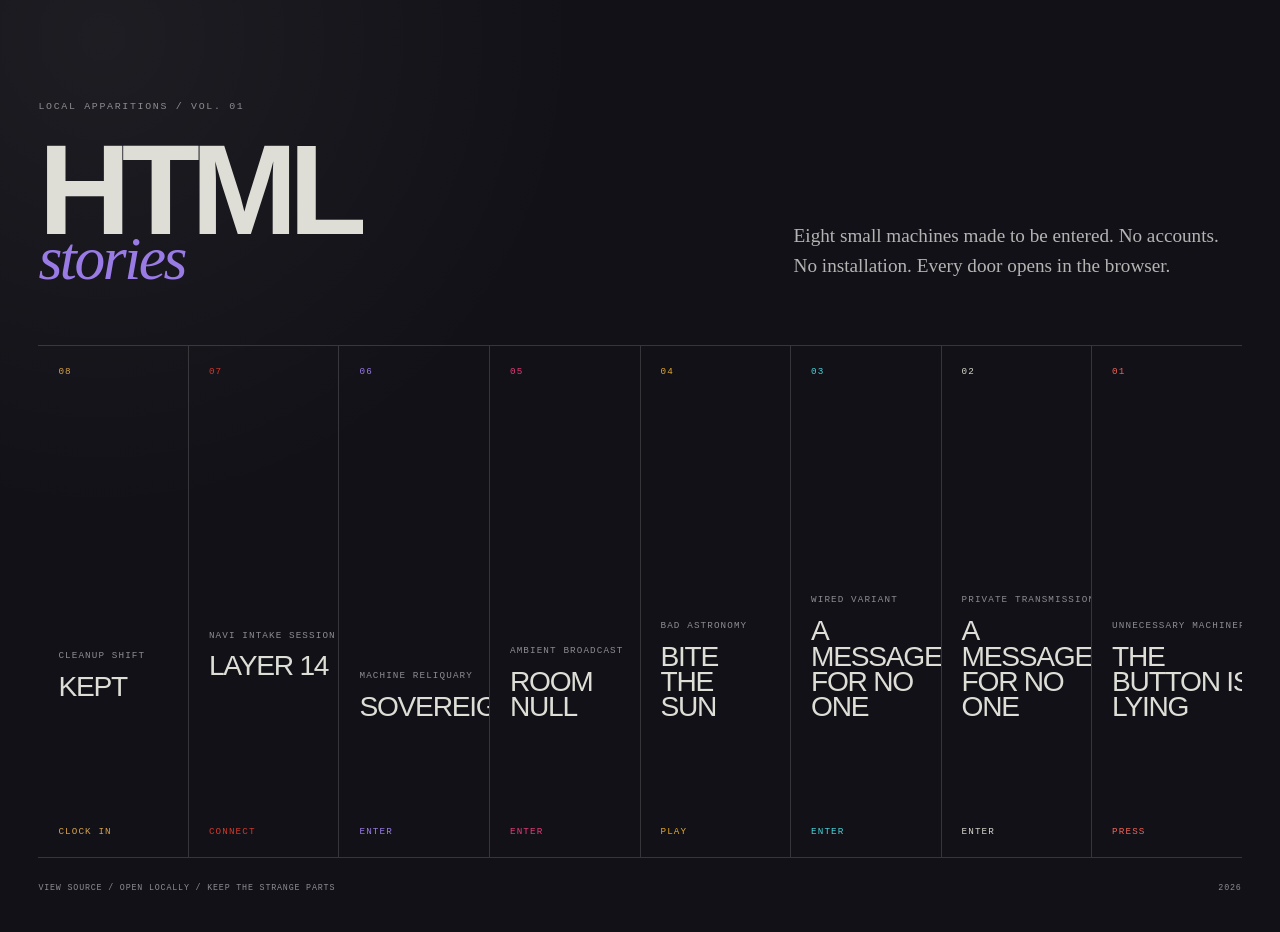
<file: index.html>
<!doctype html>
<html lang="en">
<head>
  <meta charset="utf-8">
  <meta name="viewport" content="width=device-width, initial-scale=1">
  <meta name="theme-color" content="#111117">
  <meta name="description" content="Eight browser-native stories and interactive web works.">
  <title>HTML STORIES — local apparitions</title>
  <link rel="stylesheet" href="anthology.css">
</head>
<body>
  <header class="masthead">
    <p class="collection-mark">LOCAL APPARITIONS / VOL. 01</p>
    <h1>HTML <em>stories</em></h1>
    <p class="introduction">
      Eight small machines made to be entered. No accounts. No installation.
      Every door opens in the browser.
    </p>
  </header>

  <main>
    <ol class="shelf" aria-label="Story collection">
      <li class="story story-kept">
        <a href="stories/kept/index.html">
          <span class="number">08</span>
          <span class="story-copy">
            <small>cleanup shift</small>
            <strong>KEPT</strong>
            <span class="description">Nineteen records, seven slots. Forgetting is the easy key.</span>
          </span>
          <span class="enter">clock in</span>
        </a>
      </li>
      <li class="story story-layer14">
        <a href="stories/layer-14/index.html">
          <span class="number">07</span>
          <span class="story-copy">
            <small>navi intake session</small>
            <strong>LAYER 14</strong>
            <span class="description">A Copland OS terminal interviews you. Your keys answer to someone else.</span>
          </span>
          <span class="enter">connect</span>
        </a>
      </li>
      <li class="story story-sovereign">
        <a href="stories/sovereign/index.html">
          <span class="number">06</span>
          <span class="story-copy">
            <small>machine reliquary</small>
            <strong>SOVEREIGN</strong>
            <span class="description">An offering to SHODAN and Lain across four bodies.</span>
          </span>
          <span class="enter">enter</span>
        </a>
      </li>
      <li class="story story-null">
        <a href="stories/room-null/index.html">
          <span class="number">05</span>
          <span class="story-copy">
            <small>ambient broadcast</small>
            <strong>ROOM NULL</strong>
            <span class="description">A room waiting at the end of an absent signal.</span>
          </span>
          <span class="enter">enter</span>
        </a>
      </li>
      <li class="story story-sun">
        <a href="stories/bite-the-sun/index.html">
          <span class="number">04</span>
          <span class="story-copy">
            <small>bad astronomy</small>
            <strong>BITE THE SUN</strong>
            <span class="description">Forty-five seconds. One mouth. No daylight.</span>
          </span>
          <span class="enter">play</span>
        </a>
      </li>
      <li class="story story-wired">
        <a href="stories/a-message-for-no-one-wired/index.html">
          <span class="number">03</span>
          <span class="story-copy">
            <small>wired variant</small>
            <strong>A MESSAGE FOR NO ONE</strong>
            <span class="description">The machine remembers a sentence for eighteen seconds.</span>
          </span>
          <span class="enter">enter</span>
        </a>
      </li>
      <li class="story story-message">
        <a href="stories/a-message-for-no-one/index.html">
          <span class="number">02</span>
          <span class="story-copy">
            <small>private transmission</small>
            <strong>A MESSAGE FOR NO ONE</strong>
            <span class="description">Say something once. Let the empty receiver keep it.</span>
          </span>
          <span class="enter">enter</span>
        </a>
      </li>
      <li class="story story-button">
        <a href="stories/the-button-is-lying/index.html">
          <span class="number">01</span>
          <span class="story-copy">
            <small>unnecessary machinery</small>
            <strong>THE BUTTON IS LYING</strong>
            <span class="description">A button, a promise, and an avoidable mechanical problem.</span>
          </span>
          <span class="enter">press</span>
        </a>
      </li>
    </ol>
  </main>

  <footer>
    <span>VIEW SOURCE / OPEN LOCALLY / KEEP THE STRANGE PARTS</span>
    <span>2026</span>
  </footer>
</body>
</html>
</file>
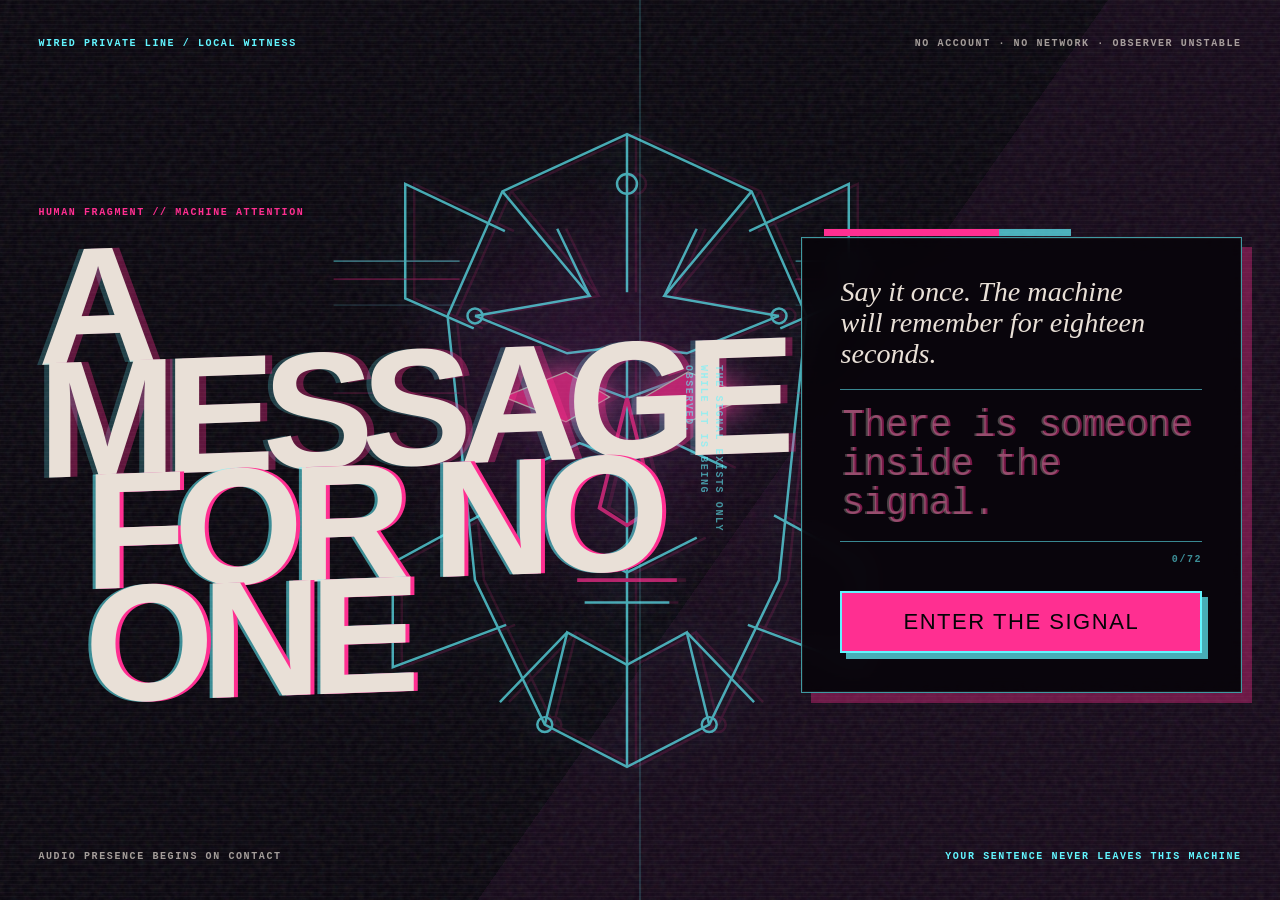
<file: stories/a-message-for-no-one-wired/index.html>
<!doctype html>
<html lang="en">
<head>
  <meta charset="utf-8">
  <meta name="viewport" content="width=device-width, initial-scale=1">
  <meta name="theme-color" content="#08050d">
  <title>A MESSAGE FOR NO ONE — wired machine variant</title>
  <style>
    :root {
      --cobalt: #1933a8;
      --deep: #09104f;
      --bone: #f3e8d2;
      --vermilion: #ff5038;
      --sulfur: #ddf45b;
      --ink: #090a10;
      --progress: 0%;
    }

    * {
      box-sizing: border-box;
    }

    html,
    body {
      width: 100%;
      min-height: 100%;
      margin: 0;
      overflow: hidden;
      background: var(--cobalt);
      color: var(--bone);
    }

    body {
      font-family: Georgia, "Times New Roman", serif;
    }

    button,
    textarea {
      font: inherit;
    }

    button:focus-visible,
    textarea:focus-visible {
      outline: 4px solid var(--sulfur);
      outline-offset: 5px;
    }

    .sr-only {
      position: absolute;
      width: 1px;
      height: 1px;
      padding: 0;
      margin: -1px;
      overflow: hidden;
      clip: rect(0, 0, 0, 0);
      white-space: nowrap;
      border: 0;
    }

    #field {
      position: fixed;
      inset: 0;
      width: 100%;
      height: 100%;
      pointer-events: none;
    }

    .compose {
      position: fixed;
      inset: 0;
      z-index: 2;
      display: grid;
      grid-template-rows: auto 1fr auto;
      padding: clamp(20px, 3vw, 42px);
      background:
        linear-gradient(90deg, transparent 49.8%, rgba(243, 232, 210, .18) 50%, transparent 50.2%),
        linear-gradient(rgba(9, 10, 16, .08) 1px, transparent 1px) 0 0 / 100% 8px,
        var(--cobalt);
      transition: opacity .4s ease, visibility .4s;
    }

    body[data-mode="performance"] .compose,
    body[data-mode="receipt"] .compose {
      visibility: hidden;
      opacity: 0;
      pointer-events: none;
    }

    .topline,
    .footline,
    .counter,
    .eyebrow,
    .aside-note,
    .performance-bar,
    .receipt-label {
      font-family: "Courier New", monospace;
      font-size: 10px;
      font-weight: 700;
      letter-spacing: .16em;
      text-transform: uppercase;
    }

    .topline,
    .footline {
      display: flex;
      justify-content: space-between;
      gap: 24px;
    }

    .topline span:last-child,
    .footline span:last-child {
      text-align: right;
    }

    .hero {
      align-self: center;
      display: grid;
      grid-template-columns: 1.3fr .7fr;
      gap: clamp(30px, 7vw, 110px);
      align-items: end;
      width: min(1380px, 100%);
      margin: 0 auto;
    }

    .title-block {
      position: relative;
    }

    .eyebrow {
      margin: 0 0 22px;
      color: var(--sulfur);
    }

    h1 {
      max-width: 7.6ch;
      margin: 0;
      font-family: Impact, "Arial Black", sans-serif;
      font-size: clamp(86px, 13vw, 205px);
      font-style: italic;
      font-weight: 900;
      letter-spacing: -.055em;
      line-height: .72;
      text-transform: uppercase;
      transform: skewY(-2deg);
    }

    h1 span {
      display: block;
      margin-left: .58em;
      color: var(--vermilion);
      text-shadow: 5px 5px 0 var(--ink);
    }

    .aside-note {
      position: absolute;
      top: 48%;
      right: -1.5em;
      width: 170px;
      color: rgba(243, 232, 210, .66);
      line-height: 1.5;
      transform: rotate(90deg) translateX(50%);
      transform-origin: right top;
    }

    .composer {
      position: relative;
      padding: clamp(24px, 3vw, 42px);
      border: 2px solid var(--bone);
      background: var(--bone);
      color: var(--ink);
      box-shadow: 13px 13px 0 var(--ink);
    }

    .composer::before {
      content: "";
      position: absolute;
      top: -9px;
      left: 22px;
      width: 40%;
      height: 7px;
      background: var(--sulfur);
    }

    .composer label {
      display: block;
      max-width: 18ch;
      margin-bottom: 19px;
      font-size: clamp(21px, 2.2vw, 31px);
      font-style: italic;
      line-height: 1.1;
    }

    textarea {
      display: block;
      width: 100%;
      min-height: 148px;
      resize: none;
      padding: 17px 0;
      border: 0;
      border-top: 1px solid var(--ink);
      border-bottom: 1px solid rgba(9, 10, 16, .25);
      border-radius: 0;
      background: transparent;
      color: var(--ink);
      font-family: "Arial Narrow", "Helvetica Neue", sans-serif;
      font-size: clamp(25px, 3vw, 42px);
      font-weight: 700;
      letter-spacing: -.03em;
      line-height: 1.02;
    }

    textarea::placeholder {
      color: rgba(9, 10, 16, .3);
    }

    textarea:focus {
      outline-offset: 1px;
    }

    .form-meta {
      display: flex;
      justify-content: space-between;
      gap: 18px;
      margin: 12px 0 24px;
    }

    .counter {
      color: rgba(9, 10, 16, .56);
    }

    .error {
      min-height: 1.2em;
      margin: 0;
      color: var(--vermilion);
      font-family: "Courier New", monospace;
      font-size: 11px;
      font-weight: 700;
    }

    .transmit,
    .receipt button {
      width: 100%;
      padding: 16px 20px;
      border: 2px solid var(--ink);
      border-radius: 0;
      background: var(--vermilion);
      color: var(--ink);
      font-family: Impact, "Arial Black", sans-serif;
      font-size: 22px;
      font-style: italic;
      letter-spacing: .07em;
      text-transform: uppercase;
      box-shadow: 6px 6px 0 var(--ink);
      cursor: pointer;
      transition: transform .12s ease, box-shadow .12s ease;
    }

    .transmit:hover,
    .receipt button:hover {
      transform: translate(3px, 3px);
      box-shadow: 3px 3px 0 var(--ink);
    }

    .performance {
      position: fixed;
      inset: 0;
      z-index: 3;
      visibility: hidden;
      opacity: 0;
      pointer-events: none;
      transition: opacity .25s ease, visibility .25s;
    }

    body[data-mode="performance"] .performance {
      visibility: visible;
      opacity: 1;
      pointer-events: auto;
    }

    .performance-bar {
      position: absolute;
      top: clamp(18px, 3vw, 38px);
      right: clamp(18px, 3vw, 38px);
      left: clamp(18px, 3vw, 38px);
      z-index: 2;
      display: grid;
      grid-template-columns: auto 1fr auto;
      gap: 20px;
      align-items: center;
      color: var(--bone);
      mix-blend-mode: difference;
    }

    .progress-track {
      height: 2px;
      background: rgba(243, 232, 210, .35);
    }

    .progress-fill {
      width: var(--progress);
      height: 100%;
      background: currentColor;
    }

    .skip {
      padding: 8px 11px;
      border: 1px solid currentColor;
      background: transparent;
      color: inherit;
      font-family: inherit;
      font-size: inherit;
      letter-spacing: inherit;
      text-transform: inherit;
      cursor: pointer;
    }

    .receipt {
      position: fixed;
      inset: 0;
      z-index: 4;
      visibility: hidden;
      display: grid;
      grid-template-columns: 1.15fr .85fr;
      align-items: center;
      gap: clamp(30px, 8vw, 130px);
      padding: clamp(24px, 7vw, 100px);
      overflow: auto;
      opacity: 0;
      background:
        repeating-linear-gradient(90deg, transparent 0 33px, rgba(9, 10, 16, .07) 33px 34px),
        var(--sulfur);
      color: var(--ink);
      transition: opacity .35s ease, visibility .35s;
    }

    body[data-mode="receipt"] .receipt {
      visibility: visible;
      opacity: 1;
    }

    .receipt h2 {
      max-width: 7ch;
      margin: 0;
      font-family: Impact, "Arial Black", sans-serif;
      font-size: clamp(90px, 15vw, 220px);
      font-style: italic;
      font-weight: 900;
      letter-spacing: -.055em;
      line-height: .72;
      text-transform: uppercase;
    }

    .receipt h2 span {
      color: var(--cobalt);
    }

    .receipt-card {
      padding: clamp(24px, 4vw, 48px);
      border: 2px solid var(--ink);
      background: var(--bone);
      box-shadow: 11px 11px 0 var(--vermilion);
    }

    .receipt-label {
      display: block;
      margin-bottom: 17px;
      color: var(--cobalt);
    }

    blockquote {
      margin: 0 0 30px;
      padding: 0 0 26px;
      border-bottom: 1px solid rgba(9, 10, 16, .28);
      font-size: clamp(25px, 3vw, 43px);
      font-style: italic;
      line-height: 1.08;
      overflow-wrap: anywhere;
    }

    .receipt-actions {
      display: grid;
      grid-template-columns: 1fr 1fr;
      gap: 13px;
    }

    .receipt button.secondary {
      background: transparent;
      box-shadow: none;
    }

    .receipt-note {
      margin: 22px 0 0;
      font-family: "Courier New", monospace;
      font-size: 10px;
      line-height: 1.5;
    }

    @media (max-width: 820px) {
      html,
      body {
        overflow: auto;
      }

      .compose {
        position: relative;
        min-height: 100svh;
      }

      .hero {
        grid-template-columns: 1fr;
        align-items: center;
        gap: 40px;
        padding: 38px 0;
      }

      h1 {
        font-size: clamp(76px, 22vw, 145px);
      }

      .aside-note {
        display: none;
      }

      .composer {
        width: min(560px, calc(100vw - 40px));
        margin: 0 auto;
      }

      .receipt {
        grid-template-columns: 1fr;
        align-content: center;
      }

      .receipt h2 {
        font-size: clamp(84px, 23vw, 150px);
      }
    }

    @media (max-width: 500px) {
      .topline span:last-child,
      .footline span:last-child {
        display: none;
      }

      .composer {
        width: 100%;
        padding: 23px;
        box-shadow: 8px 8px 0 var(--ink);
      }

      textarea {
        min-height: 126px;
      }

      .performance-bar {
        grid-template-columns: auto 1fr;
      }

      .performance-bar > span:first-child {
        display: none;
      }

      .receipt-actions {
        grid-template-columns: 1fr;
      }
    }

    @media (prefers-reduced-motion: reduce) {
      .compose,
      .performance,
      .receipt,
      .transmit,
      .receipt button {
        transition: none;
      }
    }

    /* WIRED / MACHINE variant */
    :root {
      --cobalt: #08050d;
      --deep: #18091f;
      --bone: #e9e0d7;
      --vermilion: #ff2f91;
      --sulfur: #62f5ff;
      --ink: #050407;
    }

    body {
      font-family: Arial, Helvetica, sans-serif;
      background: var(--ink);
    }

    .compose {
      isolation: isolate;
      background:
        radial-gradient(circle at 47% 44%, rgba(137, 32, 133, .3), transparent 27%),
        linear-gradient(90deg, transparent 49.88%, rgba(98, 245, 255, .24) 50%, transparent 50.12%),
        repeating-linear-gradient(0deg, transparent 0 3px, rgba(233, 224, 215, .035) 3px 4px),
        linear-gradient(125deg, #08050d 0 58%, #140818 58% 100%);
    }

    .compose::after {
      content: "";
      position: absolute;
      inset: 0;
      z-index: -1;
      pointer-events: none;
      opacity: .11;
      background-image: url("data:image/svg+xml,%3Csvg viewBox='0 0 180 180' xmlns='http://www.w3.org/2000/svg'%3E%3Cfilter id='n'%3E%3CfeTurbulence type='fractalNoise' baseFrequency='.78' numOctaves='3' stitchTiles='stitch'/%3E%3C/filter%3E%3Crect width='100%25' height='100%25' filter='url(%23n)' opacity='.8'/%3E%3C/svg%3E");
    }

    .topline,
    .footline {
      color: rgba(233, 224, 215, .68);
    }

    .topline span:first-child,
    .footline span:last-child {
      color: var(--sulfur);
    }

    .hero {
      position: relative;
      z-index: 2;
      grid-template-columns: 1.1fr .72fr;
    }

    .eyebrow {
      color: var(--vermilion);
    }

    h1 {
      max-width: 6.8ch;
      color: var(--bone);
      font-family: "Arial Narrow", Impact, sans-serif;
      font-style: normal;
      letter-spacing: -.075em;
      line-height: .68;
      text-shadow:
        7px 0 0 rgba(255, 47, 145, .34),
        -5px 0 0 rgba(98, 245, 255, .22);
    }

    h1 span {
      margin-left: .28em;
      color: var(--bone);
      text-shadow:
        4px 0 0 var(--vermilion),
        -3px 0 0 rgba(98, 245, 255, .55);
    }

    .aside-note {
      color: rgba(98, 245, 255, .58);
    }

    .observer {
      position: absolute;
      top: 50%;
      left: 49%;
      z-index: 1;
      width: min(41vw, 560px);
      aspect-ratio: .78;
      color: var(--sulfur);
      pointer-events: none;
      opacity: .68;
      filter:
        drop-shadow(9px 0 0 rgba(255, 47, 145, .2))
        drop-shadow(0 0 16px rgba(98, 245, 255, .25));
      transform: translate(-50%, -50%);
    }

    .observer::before,
    .observer::after {
      content: "";
      position: absolute;
      top: 22%;
      width: 24%;
      height: 1px;
      background: currentColor;
      box-shadow:
        0 18px 0 rgba(255, 47, 145, .7),
        0 44px 0 rgba(98, 245, 255, .3),
        0 132px 0 rgba(255, 47, 145, .35);
    }

    .observer::before {
      right: 82%;
    }

    .observer::after {
      left: 82%;
    }

    .observer svg {
      width: 100%;
      height: 100%;
      overflow: visible;
    }

    .observer .signal-eye {
      fill: var(--vermilion);
      stroke: var(--bone);
      filter: drop-shadow(0 0 12px var(--vermilion));
    }

    .composer {
      border: 1px solid rgba(98, 245, 255, .62);
      background: rgba(7, 4, 10, .88);
      color: var(--bone);
      box-shadow:
        10px 10px 0 rgba(255, 47, 145, .36),
        inset 0 0 0 1px rgba(233, 224, 215, .08);
      backdrop-filter: blur(12px);
    }

    .composer::before {
      background: var(--vermilion);
      box-shadow: 72px 0 0 rgba(98, 245, 255, .7);
    }

    .composer label {
      max-width: 23ch;
      font-family: Georgia, "Times New Roman", serif;
      color: var(--bone);
    }

    textarea {
      border-color: rgba(98, 245, 255, .55);
      color: var(--bone);
      font-family: "Courier New", monospace;
      font-weight: 400;
      text-shadow: 2px 0 0 rgba(255, 47, 145, .45);
      caret-color: var(--vermilion);
    }

    textarea::placeholder {
      color: rgba(233, 224, 215, .28);
    }

    .counter {
      color: rgba(98, 245, 255, .58);
    }

    .transmit,
    .receipt button {
      border-color: var(--sulfur);
      background: var(--vermilion);
      color: var(--ink);
      box-shadow: 6px 6px 0 rgba(98, 245, 255, .7);
      font-family: "Arial Narrow", Impact, sans-serif;
      font-style: normal;
    }

    .performance-bar {
      color: var(--bone);
      mix-blend-mode: normal;
      text-shadow: 2px 0 0 var(--vermilion);
    }

    .receipt {
      grid-template-columns: minmax(0, 1.15fr) minmax(420px, .85fr);
      background:
        radial-gradient(circle at 20% 50%, rgba(255, 47, 145, .2), transparent 25%),
        repeating-linear-gradient(0deg, transparent 0 3px, rgba(98, 245, 255, .04) 3px 4px),
        var(--ink);
      color: var(--bone);
    }

    .receipt h2 {
      min-width: 0;
      max-width: 6.5ch;
      color: var(--bone);
      font-family: "Arial Narrow", Impact, sans-serif;
      font-style: normal;
      line-height: .66;
      text-shadow:
        7px 0 0 rgba(255, 47, 145, .55),
        -6px 0 0 rgba(98, 245, 255, .3);
    }

    .receipt h2 span {
      color: var(--vermilion);
    }

    .receipt-card {
      min-width: 0;
      border-color: var(--sulfur);
      background: rgba(15, 6, 20, .94);
      color: var(--bone);
      box-shadow:
        10px 10px 0 rgba(255, 47, 145, .45),
        -5px -5px 0 rgba(98, 245, 255, .18);
    }

    .receipt-label {
      color: var(--sulfur);
    }

    blockquote {
      max-width: 100%;
      border-color: rgba(98, 245, 255, .35);
      font-family: Georgia, "Times New Roman", serif;
    }

    .receipt-actions {
      min-width: 0;
    }

    .receipt-actions button,
    .receipt-note {
      min-width: 0;
      overflow-wrap: anywhere;
    }

    .receipt button.secondary {
      color: var(--bone);
      border-color: rgba(233, 224, 215, .6);
    }

    @media (max-width: 820px) {
      .receipt {
        grid-template-columns: 1fr;
      }

      .observer {
        top: 36%;
        left: 72%;
        width: min(76vw, 470px);
        opacity: .38;
      }

      .hero {
        grid-template-columns: 1fr;
      }
    }

    @media (max-width: 500px) {
      .observer {
        top: 31%;
        left: 75%;
        width: 92vw;
      }

      h1 {
        font-size: clamp(70px, 21vw, 110px);
      }

      .composer {
        background: rgba(7, 4, 10, .94);
      }
    }
  </style>
</head>
<body data-mode="compose">
  <canvas id="field" aria-label="Waiting for a message"></canvas>

  <main class="compose" id="compose">
    <header class="topline">
      <span>Wired private line / local witness</span>
      <span>No account · no network · observer unstable</span>
    </header>

    <div class="observer" aria-hidden="true">
      <svg viewBox="0 0 420 540" role="presentation">
        <g fill="none" stroke="currentColor" stroke-width="2">
          <path d="M210 18 110 64 66 164 88 376 144 492 210 526 276 492 332 376 354 164 310 64Z"/>
          <path d="M210 18V145M210 188V526M110 64l70 84-92 16M310 64l-70 84 92 16"/>
          <path d="m88 164 74 30 48-6 48 6 74-30M106 232l56-20 48 18 48-18 56 20"/>
          <path d="m130 286 42-20 38 15 38-15 42 20M154 342l56 28 56-28"/>
          <path d="m144 492 18-74 48 26 48-26 18 74M176 394h68"/>
          <path d="M112 96 32 58v92l55 24M308 96l80-38v92l-55 24"/>
          <path d="M92 324 22 362v84l91-34M328 324l70 38v84l-91-34"/>
          <path d="M180 148 154 94M240 148l26-54M162 418l-54 56M258 418l54 56"/>
          <circle cx="210" cy="58" r="8"/>
          <circle cx="88" cy="164" r="6"/>
          <circle cx="332" cy="164" r="6"/>
          <circle cx="144" cy="492" r="6"/>
          <circle cx="276" cy="492" r="6"/>
        </g>
        <path class="signal-eye" d="M111 229 161 209 196 229 161 249ZM309 229 259 209 224 229 259 249Z"/>
        <g fill="none" stroke="#ff2f91" stroke-width="3">
          <path d="M210 230 188 318 210 332 232 318ZM170 376h80"/>
        </g>
      </svg>
    </div>

    <div class="hero">
      <section class="title-block" aria-labelledby="title">
        <p class="eyebrow">Human fragment // machine attention</p>
        <h1 id="title">A message <span>for no one</span></h1>
        <p class="aside-note">The signal exists only while it is being observed.</p>
      </section>

      <form class="composer" id="composer">
        <label for="message">Say it once. The machine will remember for eighteen seconds.</label>
        <textarea
          id="message"
          maxlength="72"
          rows="3"
          placeholder="There is someone inside the signal."
          autocomplete="off"
          spellcheck="true"
        ></textarea>
        <div class="form-meta">
          <p class="error" id="error" aria-live="polite"></p>
          <span class="counter"><span id="count">0</span>/72</span>
        </div>
        <button class="transmit" type="submit">Enter the signal</button>
      </form>
    </div>

    <footer class="footline">
      <span>Audio presence begins on contact</span>
      <span>Your sentence never leaves this machine</span>
    </footer>
  </main>

  <section class="performance" id="performance" aria-label="Message transmission in progress">
    <div class="performance-bar">
      <span>Machine attention active</span>
      <div class="progress-track" aria-hidden="true">
        <div class="progress-fill"></div>
      </div>
      <button class="skip" id="skip" type="button">Sever connection</button>
    </div>
  </section>

  <section class="receipt" id="receipt" aria-labelledby="receiptTitle">
    <h2 id="receiptTitle">Observed <span>then erased</span></h2>
    <div class="receipt-card">
      <span class="receipt-label">Signal returned // no external witness</span>
      <blockquote id="returnedMessage"></blockquote>
      <div class="receipt-actions">
        <button id="again" type="button">Enter another</button>
        <button class="secondary" id="replay" type="button">Reconstruct this</button>
      </div>
      <p class="receipt-note">No copy was saved. Reconstruction is possible only while this page remains open.</p>
    </div>
  </section>

  <div class="sr-only" id="announcer" aria-live="polite"></div>

  <script>
    (() => {
      "use strict";

      const canvas = document.querySelector("#field");
      const ctx = canvas.getContext("2d");
      const form = document.querySelector("#composer");
      const input = document.querySelector("#message");
      const count = document.querySelector("#count");
      const error = document.querySelector("#error");
      const skip = document.querySelector("#skip");
      const again = document.querySelector("#again");
      const replay = document.querySelector("#replay");
      const returnedMessage = document.querySelector("#returnedMessage");
      const announcer = document.querySelector("#announcer");
      const reducedMotion = matchMedia("(prefers-reduced-motion: reduce)").matches;

      const colors = ["#e9e0d7", "#ff2f91", "#62f5ff", "#18091f", "#050407"];
      const state = {
        mode: "compose",
        width: innerWidth,
        height: innerHeight,
        message: "",
        words: [],
        cues: [],
        seed: 0,
        start: 0,
        duration: reducedMotion ? 9000 : 18000,
        activeCue: -1,
        audio: null,
        drone: [],
        frame: 0
      };

      function hash(text) {
        let value = 2166136261;
        for (let index = 0; index < text.length; index += 1) {
          value ^= text.charCodeAt(index);
          value = Math.imul(value, 16777619);
        }
        return value >>> 0;
      }

      function randomGenerator(seed) {
        let value = seed >>> 0;
        return () => {
          value += 0x6d2b79f5;
          let result = value;
          result = Math.imul(result ^ result >>> 15, result | 1);
          result ^= result + Math.imul(result ^ result >>> 7, result | 61);
          return ((result ^ result >>> 14) >>> 0) / 4294967296;
        };
      }

      function resize() {
        const ratio = Math.min(devicePixelRatio || 1, 2);
        state.width = innerWidth;
        state.height = innerHeight;
        canvas.width = Math.floor(state.width * ratio);
        canvas.height = Math.floor(state.height * ratio);
        canvas.style.width = `${state.width}px`;
        canvas.style.height = `${state.height}px`;
        ctx.setTransform(ratio, 0, 0, ratio, 0, 0);
      }

      function buildCues() {
        const random = randomGenerator(state.seed);
        state.words = state.message.split(/\s+/).filter(Boolean);
        state.cues = state.words.map((word, index) => ({
          word,
          at: .12 + index / Math.max(1, state.words.length) * .64,
          x: .12 + random() * .76,
          y: .2 + random() * .62,
          scale: .65 + random() * .85,
          angle: (random() - .5) * .2,
          color: Math.floor(random() * 3),
          note: Math.floor(random() * 9),
          side: random() > .5 ? 1 : -1
        }));
        document.body.dataset.seed = state.seed;
      }

      function initAudio() {
        if (!state.audio) {
          const AudioContext = window.AudioContext || window.webkitAudioContext;
          if (AudioContext) state.audio = new AudioContext();
        }
        if (state.audio?.state === "suspended") state.audio.resume();
      }

      function tone(frequency, duration, type = "sine", volume = .035, pan = 0, slide = 1) {
        if (!state.audio) return;
        const now = state.audio.currentTime;
        const oscillator = state.audio.createOscillator();
        const gain = state.audio.createGain();
        const panner = state.audio.createStereoPanner?.();
        oscillator.type = type;
        oscillator.frequency.setValueAtTime(frequency, now);
        oscillator.frequency.exponentialRampToValueAtTime(Math.max(28, frequency * slide), now + duration);
        gain.gain.setValueAtTime(volume, now);
        gain.gain.exponentialRampToValueAtTime(.0001, now + duration);
        oscillator.connect(gain);
        if (panner) {
          panner.pan.value = pan;
          gain.connect(panner);
          panner.connect(state.audio.destination);
        } else {
          gain.connect(state.audio.destination);
        }
        oscillator.start(now);
        oscillator.stop(now + duration);
      }

      function startDrone() {
        stopDrone();
        if (!state.audio) return;
        const base = 38 + state.seed % 25;
        [1, 1.498].forEach((ratio, index) => {
          const oscillator = state.audio.createOscillator();
          const gain = state.audio.createGain();
          oscillator.type = index ? "triangle" : "sine";
          oscillator.frequency.value = base * ratio;
          gain.gain.value = index ? .008 : .014;
          oscillator.connect(gain);
          gain.connect(state.audio.destination);
          oscillator.start();
          state.drone.push({ oscillator, gain });
        });
      }

      function stopDrone() {
        state.drone.forEach(({ oscillator, gain }) => {
          if (state.audio) {
            const now = state.audio.currentTime;
            gain.gain.cancelScheduledValues(now);
            gain.gain.setValueAtTime(Math.max(.0001, gain.gain.value), now);
            gain.gain.exponentialRampToValueAtTime(.0001, now + .35);
            oscillator.stop(now + .38);
          }
        });
        state.drone = [];
      }

      function playCue(cue, index) {
        const scale = [0, 3, 5, 7, 10, 12, 15, 17, 19];
        const root = 82 + state.seed % 42;
        const frequency = root * Math.pow(2, scale[cue.note] / 12);
        tone(frequency, .22 + cue.word.length * .018, index % 3 ? "triangle" : "square", .027, cue.side * .55, 1.45);
        tone(frequency / 2, .34, "sine", .018, -cue.side * .35, .72);
      }

      function startTransmission(message) {
        state.message = message;
        state.seed = hash(message.toLocaleLowerCase());
        state.activeCue = -1;
        state.frame = 0;
        buildCues();
        initAudio();
        startDrone();
        state.mode = "performance";
        state.start = performance.now();
        document.body.dataset.mode = "performance";
        document.documentElement.style.setProperty("--progress", "0%");
        canvas.setAttribute("aria-label", `Broadcasting: ${message}`);
        announcer.textContent = "Machine attention active. Sound and animation are playing.";
        skip.focus();
        tone(54 + state.seed % 20, .8, "sawtooth", .035, 0, 2.4);
      }

      function finishTransmission() {
        if (state.mode !== "performance") return;
        state.mode = "receipt";
        document.body.dataset.mode = "receipt";
        document.documentElement.style.setProperty("--progress", "100%");
        stopDrone();
        returnedMessage.textContent = `“${state.message}”`;
        announcer.textContent = "Observation complete. The message was erased outside this open page.";
        [110, 138.6, 164.8].forEach((frequency, index) => {
          setTimeout(() => tone(frequency, .7, "sine", .025, (index - 1) * .35, .5), index * 70);
        });
        again.focus();
      }

      function returnToComposer() {
        stopDrone();
        state.mode = "compose";
        document.body.dataset.mode = "compose";
        canvas.setAttribute("aria-label", "Waiting for a message");
        error.textContent = "";
        input.value = "";
        count.textContent = "0";
        requestAnimationFrame(() => input.focus());
      }

      function drawTextFit(text, maxWidth, targetSize) {
        let size = targetSize;
        ctx.font = `italic 900 ${size}px Impact, "Arial Black", sans-serif`;
        while (ctx.measureText(text).width > maxWidth && size > 28) {
          size -= 3;
          ctx.font = `italic 900 ${size}px Impact, "Arial Black", sans-serif`;
        }
        return size;
      }

      function drawConnecting(progress) {
        ctx.fillStyle = "#08050d";
        ctx.fillRect(0, 0, state.width, state.height);
        const amount = Math.min(1, progress / .12);
        ctx.fillStyle = "#62f5ff";
        ctx.fillRect(0, state.height * .48, state.width * amount, 5);
        ctx.fillStyle = "#e9e0d7";
        ctx.font = `700 ${Math.max(12, state.width * .012)}px "Courier New", monospace`;
        ctx.letterSpacing = "4px";
        ctx.fillText("REQUESTING MACHINE ATTENTION", state.width * .07, state.height * .44);
        ctx.fillStyle = "#ff2f91";
        ctx.fillRect(state.width * .07, state.height * .55, state.width * .2 * amount, 14);
      }

      function drawMachineFace(progress, now, strength = 1) {
        const size = Math.min(state.width * .5, state.height * .72);
        const cx = state.width * .5;
        const cy = state.height * .49;
        const pulse = reducedMotion ? 0 : Math.sin(now * .008 + state.seed) * size * .008;
        const alpha = (.08 + Math.sin(progress * Math.PI) * .16) * strength;

        ctx.save();
        ctx.translate(cx, cy);
        ctx.globalAlpha = alpha;
        ctx.strokeStyle = "#62f5ff";
        ctx.lineWidth = Math.max(1, size * .004);
        ctx.shadowColor = "#ff2f91";
        ctx.shadowBlur = 18;

        const outline = [
          [0, -.46], [-.23, -.39], [-.36, -.18], [-.3, .24],
          [-.17, .43], [0, .5], [.17, .43], [.3, .24],
          [.36, -.18], [.23, -.39], [0, -.46]
        ];
        ctx.beginPath();
        outline.forEach(([x, y], index) => {
          const px = x * size + (x === 0 ? pulse : 0);
          const py = y * size;
          if (index === 0) ctx.moveTo(px, py);
          else ctx.lineTo(px, py);
        });
        ctx.stroke();

        const drawSide = (side) => {
          ctx.beginPath();
          ctx.moveTo(0, -.31 * size);
          ctx.lineTo(side * .19 * size, -.16 * size);
          ctx.lineTo(side * .31 * size, -.2 * size);
          ctx.moveTo(side * .06 * size, -.09 * size);
          ctx.lineTo(side * .2 * size, -.13 * size);
          ctx.lineTo(side * .29 * size, -.08 * size);
          ctx.moveTo(side * .05 * size, .03 * size);
          ctx.lineTo(side * .13 * size, .18 * size);
          ctx.lineTo(side * .24 * size, .22 * size);
          ctx.moveTo(side * .08 * size, .3 * size);
          ctx.lineTo(side * .2 * size, .36 * size);
          ctx.stroke();

          ctx.fillStyle = "#ff2f91";
          ctx.beginPath();
          ctx.moveTo(side * .055 * size, -.11 * size);
          ctx.lineTo(side * .2 * size, -.15 * size);
          ctx.lineTo(side * .29 * size, -.09 * size);
          ctx.lineTo(side * .19 * size, -.04 * size);
          ctx.closePath();
          ctx.fill();

          for (let index = 0; index < 4; index += 1) {
            const y = (-.34 + index * .18) * size;
            ctx.beginPath();
            ctx.moveTo(side * .34 * size, y);
            ctx.lineTo(side * (.43 + index * .035) * size, y + side * 4);
            ctx.stroke();
          }
        };

        drawSide(-1);
        drawSide(1);
        ctx.beginPath();
        ctx.moveTo(0, -.16 * size);
        ctx.lineTo(-.045 * size, .13 * size);
        ctx.lineTo(0, .18 * size);
        ctx.lineTo(.045 * size, .13 * size);
        ctx.closePath();
        ctx.stroke();
        ctx.beginPath();
        ctx.moveTo(-.11 * size, .29 * size);
        ctx.lineTo(0, .33 * size);
        ctx.lineTo(.11 * size, .29 * size);
        ctx.stroke();
        ctx.restore();
      }

      function drawCue(cue, index, progress) {
        const local = Math.max(0, Math.min(1, (progress - cue.at) / .09));
        const age = Math.max(0, progress - cue.at);
        const baseSize = Math.min(state.width * .2, state.height * .32) * cue.scale;
        const size = drawTextFit(cue.word.toUpperCase(), state.width * .88, baseSize);
        const x = cue.x * state.width;
        const y = cue.y * state.height;
        const entrance = reducedMotion ? 0 : (1 - local) * state.width * .22 * cue.side;
        const decay = Math.max(0, 1 - age / .28);

        ctx.save();
        ctx.globalAlpha = Math.max(.06, decay);
        ctx.translate(x + entrance, y);
        ctx.rotate(cue.angle * local);
        ctx.textAlign = "center";
        ctx.textBaseline = "middle";
        ctx.fillStyle = colors[cue.color];
        ctx.fillText(cue.word.toUpperCase(), 0, 0);
        ctx.globalAlpha *= .42;
        ctx.strokeStyle = colors[(cue.color + 1) % 3];
        ctx.lineWidth = Math.max(2, size * .018);
        ctx.strokeText(cue.word.toUpperCase(), cue.side * size * .065, size * .07);
        ctx.restore();

        if (index % 2 === 0) {
          ctx.globalAlpha = decay * .75;
          ctx.fillStyle = colors[(cue.color + 2) % 3];
          const barWidth = state.width * (.12 + cue.scale * .12);
          ctx.fillRect(cue.side > 0 ? 0 : state.width - barWidth, y + size * .43, barWidth, 6 + index % 4 * 5);
          ctx.globalAlpha = 1;
        }
      }

      function wrapLines(text, maxWidth, size) {
        ctx.font = `italic 900 ${size}px Impact, "Arial Black", sans-serif`;
        const words = text.toUpperCase().split(/\s+/);
        const lines = [];
        let line = "";
        words.forEach((word) => {
          const test = line ? `${line} ${word}` : word;
          if (ctx.measureText(test).width > maxWidth && line) {
            lines.push(line);
            line = word;
          } else {
            line = test;
          }
        });
        if (line) lines.push(line);
        return lines;
      }

      function drawReturn(progress) {
        const amount = Math.min(1, (progress - .8) / .2);
        ctx.fillStyle = "#e9e0d7";
        ctx.fillRect(0, 0, state.width, state.height);
        drawMachineFace(progress, performance.now(), .55);
        const size = Math.min(state.width * .11, state.height * .14);
        const lines = wrapLines(state.message, state.width * .82, size);
        ctx.save();
        ctx.translate(state.width / 2, state.height / 2);
        ctx.scale(.8 + amount * .2, .8 + amount * .2);
        ctx.textAlign = "center";
        ctx.textBaseline = "middle";
        ctx.fillStyle = "#050407";
        lines.forEach((line, index) => {
          const offset = (index - (lines.length - 1) / 2) * size * .82;
          ctx.fillText(line, 0, offset);
        });
        ctx.restore();
        ctx.fillStyle = "#18091f";
        ctx.fillRect(0, state.height * .86, state.width * amount, state.height * .14);
        ctx.fillStyle = "#62f5ff";
        ctx.font = `700 ${Math.max(10, state.width * .009)}px "Courier New", monospace`;
        ctx.fillText("MACHINE MEMORY COLLAPSING / RETURNING HUMAN FRAGMENT", state.width * .05, state.height * .93);
      }

      function drawPerformance(progress, now) {
        if (progress < .12) {
          drawConnecting(progress);
          return;
        }

        if (progress >= .8) {
          drawReturn(progress);
          return;
        }

        const pulse = .5 + Math.sin(now * .002 + state.seed) * .5;
        ctx.fillStyle = progress > .54 ? "#18091f" : "#08050d";
        ctx.fillRect(0, 0, state.width, state.height);

        ctx.globalAlpha = .14;
        ctx.fillStyle = "#e9e0d7";
        const stripeOffset = reducedMotion ? 0 : (now * .05) % 46;
        for (let y = -46 + stripeOffset; y < state.height; y += 46) {
          ctx.fillRect(0, y, state.width, 1);
        }
        ctx.globalAlpha = 1;

        const blockWidth = state.width * (.08 + pulse * .13);
        drawMachineFace(progress, now);

        ctx.fillStyle = progress > .54 ? "#ff2f91" : "#62f5ff";
        ctx.fillRect(state.width - blockWidth, 0, blockWidth, state.height);

        state.cues.forEach((cue, index) => {
          if (progress >= cue.at && progress - cue.at < .29) drawCue(cue, index, progress);
        });

        ctx.save();
        ctx.translate(state.width * .04, state.height * .94);
        ctx.fillStyle = "#e9e0d7";
        ctx.font = `700 ${Math.max(10, state.width * .008)}px "Courier New", monospace`;
        ctx.fillText(`${String(state.seed).padStart(10, "0")} / ${String(state.frame).padStart(6, "0")}`, 0, 0);
        ctx.restore();
      }

      function frame(now) {
        ctx.clearRect(0, 0, state.width, state.height);
        if (state.mode === "performance") {
          const progress = Math.max(0, Math.min(1, (now - state.start) / state.duration));
          state.frame += 1;
          document.documentElement.style.setProperty("--progress", `${progress * 100}%`);

          let cueIndex = -1;
          state.cues.forEach((cue, index) => {
            if (progress >= cue.at) cueIndex = index;
          });
          if (cueIndex > state.activeCue) {
            for (let index = state.activeCue + 1; index <= cueIndex; index += 1) {
              playCue(state.cues[index], index);
            }
            state.activeCue = cueIndex;
          }

          drawPerformance(progress, now);
          if (progress >= 1) finishTransmission();
        }
        requestAnimationFrame(frame);
      }

      input.addEventListener("input", () => {
        count.textContent = input.value.length;
        error.textContent = "";
      });

      form.addEventListener("submit", (event) => {
        event.preventDefault();
        const message = input.value.trim().replace(/\s+/g, " ");
        if (!message) {
          error.textContent = "Give the machine one human sentence.";
          input.focus();
          return;
        }
        startTransmission(message);
      });

      skip.addEventListener("click", finishTransmission);
      again.addEventListener("click", returnToComposer);
      replay.addEventListener("click", () => startTransmission(state.message));
      addEventListener("keydown", (event) => {
        if (event.code === "Escape" && state.mode === "performance") finishTransmission();
      });
      addEventListener("resize", resize);

      resize();
      requestAnimationFrame(frame);
    })();
  </script>
</body>
</html>
</file>
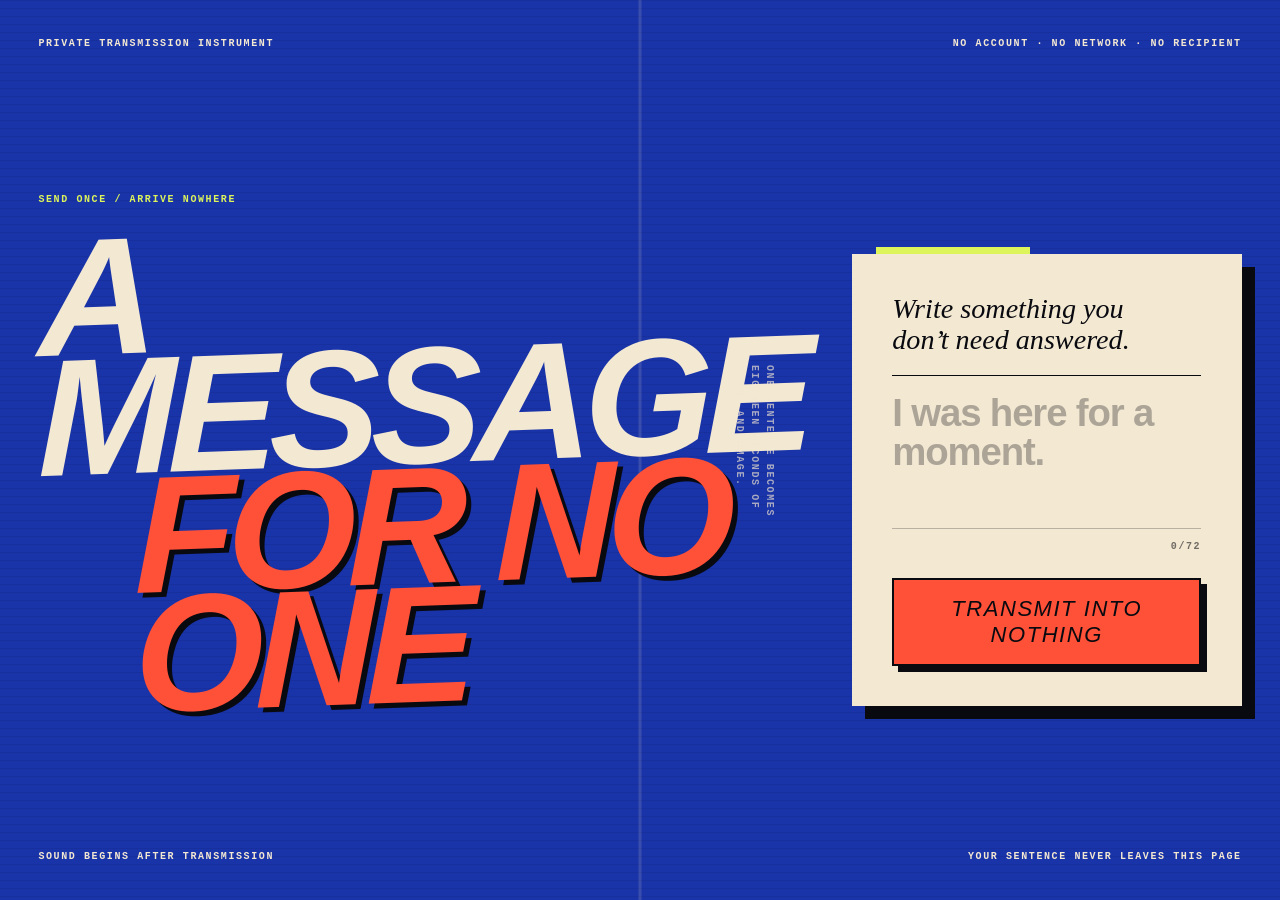
<file: stories/a-message-for-no-one/index.html>
<!doctype html>
<html lang="en">
<head>
  <meta charset="utf-8">
  <meta name="viewport" content="width=device-width, initial-scale=1">
  <meta name="theme-color" content="#1933a8">
  <title>A MESSAGE FOR NO ONE — private transmission instrument</title>
  <style>
    :root {
      --cobalt: #1933a8;
      --deep: #09104f;
      --bone: #f3e8d2;
      --vermilion: #ff5038;
      --sulfur: #ddf45b;
      --ink: #090a10;
      --progress: 0%;
    }

    * {
      box-sizing: border-box;
    }

    html,
    body {
      width: 100%;
      min-height: 100%;
      margin: 0;
      overflow: hidden;
      background: var(--cobalt);
      color: var(--bone);
    }

    body {
      font-family: Georgia, "Times New Roman", serif;
    }

    button,
    textarea {
      font: inherit;
    }

    button:focus-visible,
    textarea:focus-visible {
      outline: 4px solid var(--sulfur);
      outline-offset: 5px;
    }

    .sr-only {
      position: absolute;
      width: 1px;
      height: 1px;
      padding: 0;
      margin: -1px;
      overflow: hidden;
      clip: rect(0, 0, 0, 0);
      white-space: nowrap;
      border: 0;
    }

    #field {
      position: fixed;
      inset: 0;
      width: 100%;
      height: 100%;
      pointer-events: none;
    }

    .compose {
      position: fixed;
      inset: 0;
      z-index: 2;
      display: grid;
      grid-template-rows: auto 1fr auto;
      padding: clamp(20px, 3vw, 42px);
      background:
        linear-gradient(90deg, transparent 49.8%, rgba(243, 232, 210, .18) 50%, transparent 50.2%),
        linear-gradient(rgba(9, 10, 16, .08) 1px, transparent 1px) 0 0 / 100% 8px,
        var(--cobalt);
      transition: opacity .4s ease, visibility .4s;
    }

    body[data-mode="performance"] .compose,
    body[data-mode="receipt"] .compose {
      visibility: hidden;
      opacity: 0;
      pointer-events: none;
    }

    .topline,
    .footline,
    .counter,
    .eyebrow,
    .aside-note,
    .performance-bar,
    .receipt-label {
      font-family: "Courier New", monospace;
      font-size: 10px;
      font-weight: 700;
      letter-spacing: .16em;
      text-transform: uppercase;
    }

    .topline,
    .footline {
      display: flex;
      justify-content: space-between;
      gap: 24px;
    }

    .topline span:last-child,
    .footline span:last-child {
      text-align: right;
    }

    .hero {
      align-self: center;
      display: grid;
      grid-template-columns: 1.3fr .7fr;
      gap: clamp(30px, 7vw, 110px);
      align-items: end;
      width: min(1380px, 100%);
      margin: 0 auto;
    }

    .title-block {
      position: relative;
    }

    .eyebrow {
      margin: 0 0 22px;
      color: var(--sulfur);
    }

    h1 {
      max-width: 7.6ch;
      margin: 0;
      font-family: Impact, "Arial Black", sans-serif;
      font-size: clamp(86px, 13vw, 205px);
      font-style: italic;
      font-weight: 900;
      letter-spacing: -.055em;
      line-height: .72;
      text-transform: uppercase;
      transform: skewY(-2deg);
    }

    h1 span {
      display: block;
      margin-left: .58em;
      color: var(--vermilion);
      text-shadow: 5px 5px 0 var(--ink);
    }

    .aside-note {
      position: absolute;
      top: 48%;
      right: -1.5em;
      width: 170px;
      color: rgba(243, 232, 210, .66);
      line-height: 1.5;
      transform: rotate(90deg) translateX(50%);
      transform-origin: right top;
    }

    .composer {
      position: relative;
      padding: clamp(24px, 3vw, 42px);
      border: 2px solid var(--bone);
      background: var(--bone);
      color: var(--ink);
      box-shadow: 13px 13px 0 var(--ink);
    }

    .composer::before {
      content: "";
      position: absolute;
      top: -9px;
      left: 22px;
      width: 40%;
      height: 7px;
      background: var(--sulfur);
    }

    .composer label {
      display: block;
      max-width: 18ch;
      margin-bottom: 19px;
      font-size: clamp(21px, 2.2vw, 31px);
      font-style: italic;
      line-height: 1.1;
    }

    textarea {
      display: block;
      width: 100%;
      min-height: 148px;
      resize: none;
      padding: 17px 0;
      border: 0;
      border-top: 1px solid var(--ink);
      border-bottom: 1px solid rgba(9, 10, 16, .25);
      border-radius: 0;
      background: transparent;
      color: var(--ink);
      font-family: "Arial Narrow", "Helvetica Neue", sans-serif;
      font-size: clamp(25px, 3vw, 42px);
      font-weight: 700;
      letter-spacing: -.03em;
      line-height: 1.02;
    }

    textarea::placeholder {
      color: rgba(9, 10, 16, .3);
    }

    textarea:focus {
      outline-offset: 1px;
    }

    .form-meta {
      display: flex;
      justify-content: space-between;
      gap: 18px;
      margin: 12px 0 24px;
    }

    .counter {
      color: rgba(9, 10, 16, .56);
    }

    .error {
      min-height: 1.2em;
      margin: 0;
      color: var(--vermilion);
      font-family: "Courier New", monospace;
      font-size: 11px;
      font-weight: 700;
    }

    .transmit,
    .receipt button {
      width: 100%;
      padding: 16px 20px;
      border: 2px solid var(--ink);
      border-radius: 0;
      background: var(--vermilion);
      color: var(--ink);
      font-family: Impact, "Arial Black", sans-serif;
      font-size: 22px;
      font-style: italic;
      letter-spacing: .07em;
      text-transform: uppercase;
      box-shadow: 6px 6px 0 var(--ink);
      cursor: pointer;
      transition: transform .12s ease, box-shadow .12s ease;
    }

    .transmit:hover,
    .receipt button:hover {
      transform: translate(3px, 3px);
      box-shadow: 3px 3px 0 var(--ink);
    }

    .performance {
      position: fixed;
      inset: 0;
      z-index: 3;
      visibility: hidden;
      opacity: 0;
      pointer-events: none;
      transition: opacity .25s ease, visibility .25s;
    }

    body[data-mode="performance"] .performance {
      visibility: visible;
      opacity: 1;
      pointer-events: auto;
    }

    .performance-bar {
      position: absolute;
      top: clamp(18px, 3vw, 38px);
      right: clamp(18px, 3vw, 38px);
      left: clamp(18px, 3vw, 38px);
      z-index: 2;
      display: grid;
      grid-template-columns: auto 1fr auto;
      gap: 20px;
      align-items: center;
      color: var(--bone);
      mix-blend-mode: difference;
    }

    .progress-track {
      height: 2px;
      background: rgba(243, 232, 210, .35);
    }

    .progress-fill {
      width: var(--progress);
      height: 100%;
      background: currentColor;
    }

    .skip {
      padding: 8px 11px;
      border: 1px solid currentColor;
      background: transparent;
      color: inherit;
      font-family: inherit;
      font-size: inherit;
      letter-spacing: inherit;
      text-transform: inherit;
      cursor: pointer;
    }

    .receipt {
      position: fixed;
      inset: 0;
      z-index: 4;
      visibility: hidden;
      display: grid;
      grid-template-columns: 1.15fr .85fr;
      align-items: center;
      gap: clamp(30px, 8vw, 130px);
      padding: clamp(24px, 7vw, 100px);
      overflow: auto;
      opacity: 0;
      background:
        repeating-linear-gradient(90deg, transparent 0 33px, rgba(9, 10, 16, .07) 33px 34px),
        var(--sulfur);
      color: var(--ink);
      transition: opacity .35s ease, visibility .35s;
    }

    body[data-mode="receipt"] .receipt {
      visibility: visible;
      opacity: 1;
    }

    .receipt h2 {
      max-width: 7ch;
      margin: 0;
      font-family: Impact, "Arial Black", sans-serif;
      font-size: clamp(90px, 15vw, 220px);
      font-style: italic;
      font-weight: 900;
      letter-spacing: -.055em;
      line-height: .72;
      text-transform: uppercase;
    }

    .receipt h2 span {
      color: var(--cobalt);
    }

    .receipt-card {
      padding: clamp(24px, 4vw, 48px);
      border: 2px solid var(--ink);
      background: var(--bone);
      box-shadow: 11px 11px 0 var(--vermilion);
    }

    .receipt-label {
      display: block;
      margin-bottom: 17px;
      color: var(--cobalt);
    }

    blockquote {
      margin: 0 0 30px;
      padding: 0 0 26px;
      border-bottom: 1px solid rgba(9, 10, 16, .28);
      font-size: clamp(25px, 3vw, 43px);
      font-style: italic;
      line-height: 1.08;
      overflow-wrap: anywhere;
    }

    .receipt-actions {
      display: grid;
      grid-template-columns: 1fr 1fr;
      gap: 13px;
    }

    .receipt button.secondary {
      background: transparent;
      box-shadow: none;
    }

    .receipt-note {
      margin: 22px 0 0;
      font-family: "Courier New", monospace;
      font-size: 10px;
      line-height: 1.5;
    }

    @media (max-width: 820px) {
      html,
      body {
        overflow: auto;
      }

      .compose {
        position: relative;
        min-height: 100svh;
      }

      .hero {
        grid-template-columns: 1fr;
        align-items: center;
        gap: 40px;
        padding: 38px 0;
      }

      h1 {
        font-size: clamp(76px, 22vw, 145px);
      }

      .aside-note {
        display: none;
      }

      .composer {
        width: min(560px, calc(100vw - 40px));
        margin: 0 auto;
      }

      .receipt {
        grid-template-columns: 1fr;
        align-content: center;
      }

      .receipt h2 {
        font-size: clamp(84px, 23vw, 150px);
      }
    }

    @media (max-width: 500px) {
      .topline span:last-child,
      .footline span:last-child {
        display: none;
      }

      .composer {
        width: 100%;
        padding: 23px;
        box-shadow: 8px 8px 0 var(--ink);
      }

      textarea {
        min-height: 126px;
      }

      .performance-bar {
        grid-template-columns: auto 1fr;
      }

      .performance-bar > span:first-child {
        display: none;
      }

      .receipt-actions {
        grid-template-columns: 1fr;
      }
    }

    @media (prefers-reduced-motion: reduce) {
      .compose,
      .performance,
      .receipt,
      .transmit,
      .receipt button {
        transition: none;
      }
    }
  </style>
</head>
<body data-mode="compose">
  <canvas id="field" aria-label="Waiting for a message"></canvas>

  <main class="compose" id="compose">
    <header class="topline">
      <span>Private transmission instrument</span>
      <span>No account · no network · no recipient</span>
    </header>

    <div class="hero">
      <section class="title-block" aria-labelledby="title">
        <p class="eyebrow">Send once / arrive nowhere</p>
        <h1 id="title">A message <span>for no one</span></h1>
        <p class="aside-note">One sentence becomes eighteen seconds of sound and image.</p>
      </section>

      <form class="composer" id="composer">
        <label for="message">Write something you don’t need answered.</label>
        <textarea
          id="message"
          maxlength="72"
          rows="3"
          placeholder="I was here for a moment."
          autocomplete="off"
          spellcheck="true"
        ></textarea>
        <div class="form-meta">
          <p class="error" id="error" aria-live="polite"></p>
          <span class="counter"><span id="count">0</span>/72</span>
        </div>
        <button class="transmit" type="submit">Transmit into nothing</button>
      </form>
    </div>

    <footer class="footline">
      <span>Sound begins after transmission</span>
      <span>Your sentence never leaves this page</span>
    </footer>
  </main>

  <section class="performance" id="performance" aria-label="Message transmission in progress">
    <div class="performance-bar">
      <span>Broadcasting locally</span>
      <div class="progress-track" aria-hidden="true">
        <div class="progress-fill"></div>
      </div>
      <button class="skip" id="skip" type="button">End transmission</button>
    </div>
  </section>

  <section class="receipt" id="receipt" aria-labelledby="receiptTitle">
    <h2 id="receiptTitle">Delivered <span>nowhere</span></h2>
    <div class="receipt-card">
      <span class="receipt-label">Transmission returned intact</span>
      <blockquote id="returnedMessage"></blockquote>
      <div class="receipt-actions">
        <button id="again" type="button">Send another</button>
        <button class="secondary" id="replay" type="button">Replay this one</button>
      </div>
      <p class="receipt-note">No copy was saved. Replay is available only while this page remains open.</p>
    </div>
  </section>

  <div class="sr-only" id="announcer" aria-live="polite"></div>

  <script>
    (() => {
      "use strict";

      const canvas = document.querySelector("#field");
      const ctx = canvas.getContext("2d");
      const form = document.querySelector("#composer");
      const input = document.querySelector("#message");
      const count = document.querySelector("#count");
      const error = document.querySelector("#error");
      const skip = document.querySelector("#skip");
      const again = document.querySelector("#again");
      const replay = document.querySelector("#replay");
      const returnedMessage = document.querySelector("#returnedMessage");
      const announcer = document.querySelector("#announcer");
      const reducedMotion = matchMedia("(prefers-reduced-motion: reduce)").matches;

      const colors = ["#f3e8d2", "#ff5038", "#ddf45b", "#1933a8", "#090a10"];
      const state = {
        mode: "compose",
        width: innerWidth,
        height: innerHeight,
        message: "",
        words: [],
        cues: [],
        seed: 0,
        start: 0,
        duration: reducedMotion ? 9000 : 18000,
        activeCue: -1,
        audio: null,
        drone: [],
        frame: 0
      };

      function hash(text) {
        let value = 2166136261;
        for (let index = 0; index < text.length; index += 1) {
          value ^= text.charCodeAt(index);
          value = Math.imul(value, 16777619);
        }
        return value >>> 0;
      }

      function randomGenerator(seed) {
        let value = seed >>> 0;
        return () => {
          value += 0x6d2b79f5;
          let result = value;
          result = Math.imul(result ^ result >>> 15, result | 1);
          result ^= result + Math.imul(result ^ result >>> 7, result | 61);
          return ((result ^ result >>> 14) >>> 0) / 4294967296;
        };
      }

      function resize() {
        const ratio = Math.min(devicePixelRatio || 1, 2);
        state.width = innerWidth;
        state.height = innerHeight;
        canvas.width = Math.floor(state.width * ratio);
        canvas.height = Math.floor(state.height * ratio);
        canvas.style.width = `${state.width}px`;
        canvas.style.height = `${state.height}px`;
        ctx.setTransform(ratio, 0, 0, ratio, 0, 0);
      }

      function buildCues() {
        const random = randomGenerator(state.seed);
        state.words = state.message.split(/\s+/).filter(Boolean);
        state.cues = state.words.map((word, index) => ({
          word,
          at: .12 + index / Math.max(1, state.words.length) * .64,
          x: .12 + random() * .76,
          y: .2 + random() * .62,
          scale: .65 + random() * .85,
          angle: (random() - .5) * .2,
          color: Math.floor(random() * 3),
          note: Math.floor(random() * 9),
          side: random() > .5 ? 1 : -1
        }));
        document.body.dataset.seed = state.seed;
      }

      function initAudio() {
        if (!state.audio) {
          const AudioContext = window.AudioContext || window.webkitAudioContext;
          if (AudioContext) state.audio = new AudioContext();
        }
        if (state.audio?.state === "suspended") state.audio.resume();
      }

      function tone(frequency, duration, type = "sine", volume = .035, pan = 0, slide = 1) {
        if (!state.audio) return;
        const now = state.audio.currentTime;
        const oscillator = state.audio.createOscillator();
        const gain = state.audio.createGain();
        const panner = state.audio.createStereoPanner?.();
        oscillator.type = type;
        oscillator.frequency.setValueAtTime(frequency, now);
        oscillator.frequency.exponentialRampToValueAtTime(Math.max(28, frequency * slide), now + duration);
        gain.gain.setValueAtTime(volume, now);
        gain.gain.exponentialRampToValueAtTime(.0001, now + duration);
        oscillator.connect(gain);
        if (panner) {
          panner.pan.value = pan;
          gain.connect(panner);
          panner.connect(state.audio.destination);
        } else {
          gain.connect(state.audio.destination);
        }
        oscillator.start(now);
        oscillator.stop(now + duration);
      }

      function startDrone() {
        stopDrone();
        if (!state.audio) return;
        const base = 38 + state.seed % 25;
        [1, 1.498].forEach((ratio, index) => {
          const oscillator = state.audio.createOscillator();
          const gain = state.audio.createGain();
          oscillator.type = index ? "triangle" : "sine";
          oscillator.frequency.value = base * ratio;
          gain.gain.value = index ? .008 : .014;
          oscillator.connect(gain);
          gain.connect(state.audio.destination);
          oscillator.start();
          state.drone.push({ oscillator, gain });
        });
      }

      function stopDrone() {
        state.drone.forEach(({ oscillator, gain }) => {
          if (state.audio) {
            const now = state.audio.currentTime;
            gain.gain.cancelScheduledValues(now);
            gain.gain.setValueAtTime(Math.max(.0001, gain.gain.value), now);
            gain.gain.exponentialRampToValueAtTime(.0001, now + .35);
            oscillator.stop(now + .38);
          }
        });
        state.drone = [];
      }

      function playCue(cue, index) {
        const scale = [0, 3, 5, 7, 10, 12, 15, 17, 19];
        const root = 82 + state.seed % 42;
        const frequency = root * Math.pow(2, scale[cue.note] / 12);
        tone(frequency, .22 + cue.word.length * .018, index % 3 ? "triangle" : "square", .027, cue.side * .55, 1.45);
        tone(frequency / 2, .34, "sine", .018, -cue.side * .35, .72);
      }

      function startTransmission(message) {
        state.message = message;
        state.seed = hash(message.toLocaleLowerCase());
        state.activeCue = -1;
        state.frame = 0;
        buildCues();
        initAudio();
        startDrone();
        state.mode = "performance";
        state.start = performance.now();
        document.body.dataset.mode = "performance";
        document.documentElement.style.setProperty("--progress", "0%");
        canvas.setAttribute("aria-label", `Broadcasting: ${message}`);
        announcer.textContent = "Transmission started. Sound and animation are playing.";
        skip.focus();
        tone(54 + state.seed % 20, .8, "sawtooth", .035, 0, 2.4);
      }

      function finishTransmission() {
        if (state.mode !== "performance") return;
        state.mode = "receipt";
        document.body.dataset.mode = "receipt";
        document.documentElement.style.setProperty("--progress", "100%");
        stopDrone();
        returnedMessage.textContent = `“${state.message}”`;
        announcer.textContent = "Transmission complete. The message was delivered nowhere.";
        [110, 138.6, 164.8].forEach((frequency, index) => {
          setTimeout(() => tone(frequency, .7, "sine", .025, (index - 1) * .35, .5), index * 70);
        });
        again.focus();
      }

      function returnToComposer() {
        stopDrone();
        state.mode = "compose";
        document.body.dataset.mode = "compose";
        canvas.setAttribute("aria-label", "Waiting for a message");
        error.textContent = "";
        input.value = "";
        count.textContent = "0";
        requestAnimationFrame(() => input.focus());
      }

      function drawTextFit(text, maxWidth, targetSize) {
        let size = targetSize;
        ctx.font = `italic 900 ${size}px Impact, "Arial Black", sans-serif`;
        while (ctx.measureText(text).width > maxWidth && size > 28) {
          size -= 3;
          ctx.font = `italic 900 ${size}px Impact, "Arial Black", sans-serif`;
        }
        return size;
      }

      function drawConnecting(progress) {
        ctx.fillStyle = "#1933a8";
        ctx.fillRect(0, 0, state.width, state.height);
        const amount = Math.min(1, progress / .12);
        ctx.fillStyle = "#ddf45b";
        ctx.fillRect(0, state.height * .48, state.width * amount, 5);
        ctx.fillStyle = "#f3e8d2";
        ctx.font = `700 ${Math.max(12, state.width * .012)}px "Courier New", monospace`;
        ctx.letterSpacing = "4px";
        ctx.fillText("CALLING NOBODY", state.width * .07, state.height * .44);
        ctx.fillStyle = "#ff5038";
        ctx.fillRect(state.width * .07, state.height * .55, state.width * .2 * amount, 14);
      }

      function drawCue(cue, index, progress) {
        const local = Math.max(0, Math.min(1, (progress - cue.at) / .09));
        const age = Math.max(0, progress - cue.at);
        const baseSize = Math.min(state.width * .2, state.height * .32) * cue.scale;
        const size = drawTextFit(cue.word.toUpperCase(), state.width * .88, baseSize);
        const x = cue.x * state.width;
        const y = cue.y * state.height;
        const entrance = reducedMotion ? 0 : (1 - local) * state.width * .22 * cue.side;
        const decay = Math.max(0, 1 - age / .28);

        ctx.save();
        ctx.globalAlpha = Math.max(.06, decay);
        ctx.translate(x + entrance, y);
        ctx.rotate(cue.angle * local);
        ctx.textAlign = "center";
        ctx.textBaseline = "middle";
        ctx.fillStyle = colors[cue.color];
        ctx.fillText(cue.word.toUpperCase(), 0, 0);
        ctx.globalAlpha *= .42;
        ctx.strokeStyle = colors[(cue.color + 1) % 3];
        ctx.lineWidth = Math.max(2, size * .018);
        ctx.strokeText(cue.word.toUpperCase(), cue.side * size * .065, size * .07);
        ctx.restore();

        if (index % 2 === 0) {
          ctx.globalAlpha = decay * .75;
          ctx.fillStyle = colors[(cue.color + 2) % 3];
          const barWidth = state.width * (.12 + cue.scale * .12);
          ctx.fillRect(cue.side > 0 ? 0 : state.width - barWidth, y + size * .43, barWidth, 6 + index % 4 * 5);
          ctx.globalAlpha = 1;
        }
      }

      function wrapLines(text, maxWidth, size) {
        ctx.font = `italic 900 ${size}px Impact, "Arial Black", sans-serif`;
        const words = text.toUpperCase().split(/\s+/);
        const lines = [];
        let line = "";
        words.forEach((word) => {
          const test = line ? `${line} ${word}` : word;
          if (ctx.measureText(test).width > maxWidth && line) {
            lines.push(line);
            line = word;
          } else {
            line = test;
          }
        });
        if (line) lines.push(line);
        return lines;
      }

      function drawReturn(progress) {
        const amount = Math.min(1, (progress - .8) / .2);
        ctx.fillStyle = "#ddf45b";
        ctx.fillRect(0, 0, state.width, state.height);
        const size = Math.min(state.width * .11, state.height * .14);
        const lines = wrapLines(state.message, state.width * .82, size);
        ctx.save();
        ctx.translate(state.width / 2, state.height / 2);
        ctx.scale(.8 + amount * .2, .8 + amount * .2);
        ctx.textAlign = "center";
        ctx.textBaseline = "middle";
        ctx.fillStyle = "#090a10";
        lines.forEach((line, index) => {
          const offset = (index - (lines.length - 1) / 2) * size * .82;
          ctx.fillText(line, 0, offset);
        });
        ctx.restore();
        ctx.fillStyle = "#1933a8";
        ctx.fillRect(0, state.height * .86, state.width * amount, state.height * .14);
        ctx.fillStyle = "#f3e8d2";
        ctx.font = `700 ${Math.max(10, state.width * .009)}px "Courier New", monospace`;
        ctx.fillText("RETURNING TRANSMISSION TO SENDER", state.width * .05, state.height * .93);
      }

      function drawPerformance(progress, now) {
        if (progress < .12) {
          drawConnecting(progress);
          return;
        }

        if (progress >= .8) {
          drawReturn(progress);
          return;
        }

        const pulse = .5 + Math.sin(now * .002 + state.seed) * .5;
        ctx.fillStyle = progress > .54 ? "#09104f" : "#1933a8";
        ctx.fillRect(0, 0, state.width, state.height);

        ctx.globalAlpha = .14;
        ctx.fillStyle = "#f3e8d2";
        const stripeOffset = reducedMotion ? 0 : (now * .05) % 46;
        for (let y = -46 + stripeOffset; y < state.height; y += 46) {
          ctx.fillRect(0, y, state.width, 1);
        }
        ctx.globalAlpha = 1;

        const blockWidth = state.width * (.08 + pulse * .13);
        ctx.fillStyle = progress > .54 ? "#ff5038" : "#ddf45b";
        ctx.fillRect(state.width - blockWidth, 0, blockWidth, state.height);

        state.cues.forEach((cue, index) => {
          if (progress >= cue.at && progress - cue.at < .29) drawCue(cue, index, progress);
        });

        ctx.save();
        ctx.translate(state.width * .04, state.height * .94);
        ctx.fillStyle = "#f3e8d2";
        ctx.font = `700 ${Math.max(10, state.width * .008)}px "Courier New", monospace`;
        ctx.fillText(`${String(state.seed).padStart(10, "0")} / ${String(state.frame).padStart(6, "0")}`, 0, 0);
        ctx.restore();
      }

      function frame(now) {
        ctx.clearRect(0, 0, state.width, state.height);
        if (state.mode === "performance") {
          const progress = Math.max(0, Math.min(1, (now - state.start) / state.duration));
          state.frame += 1;
          document.documentElement.style.setProperty("--progress", `${progress * 100}%`);

          let cueIndex = -1;
          state.cues.forEach((cue, index) => {
            if (progress >= cue.at) cueIndex = index;
          });
          if (cueIndex > state.activeCue) {
            for (let index = state.activeCue + 1; index <= cueIndex; index += 1) {
              playCue(state.cues[index], index);
            }
            state.activeCue = cueIndex;
          }

          drawPerformance(progress, now);
          if (progress >= 1) finishTransmission();
        }
        requestAnimationFrame(frame);
      }

      input.addEventListener("input", () => {
        count.textContent = input.value.length;
        error.textContent = "";
      });

      form.addEventListener("submit", (event) => {
        event.preventDefault();
        const message = input.value.trim().replace(/\s+/g, " ");
        if (!message) {
          error.textContent = "Give the transmitter one sentence.";
          input.focus();
          return;
        }
        startTransmission(message);
      });

      skip.addEventListener("click", finishTransmission);
      again.addEventListener("click", returnToComposer);
      replay.addEventListener("click", () => startTransmission(state.message));
      addEventListener("keydown", (event) => {
        if (event.code === "Escape" && state.mode === "performance") finishTransmission();
      });
      addEventListener("resize", resize);

      resize();
      requestAnimationFrame(frame);
    })();
  </script>
</body>
</html>
</file>
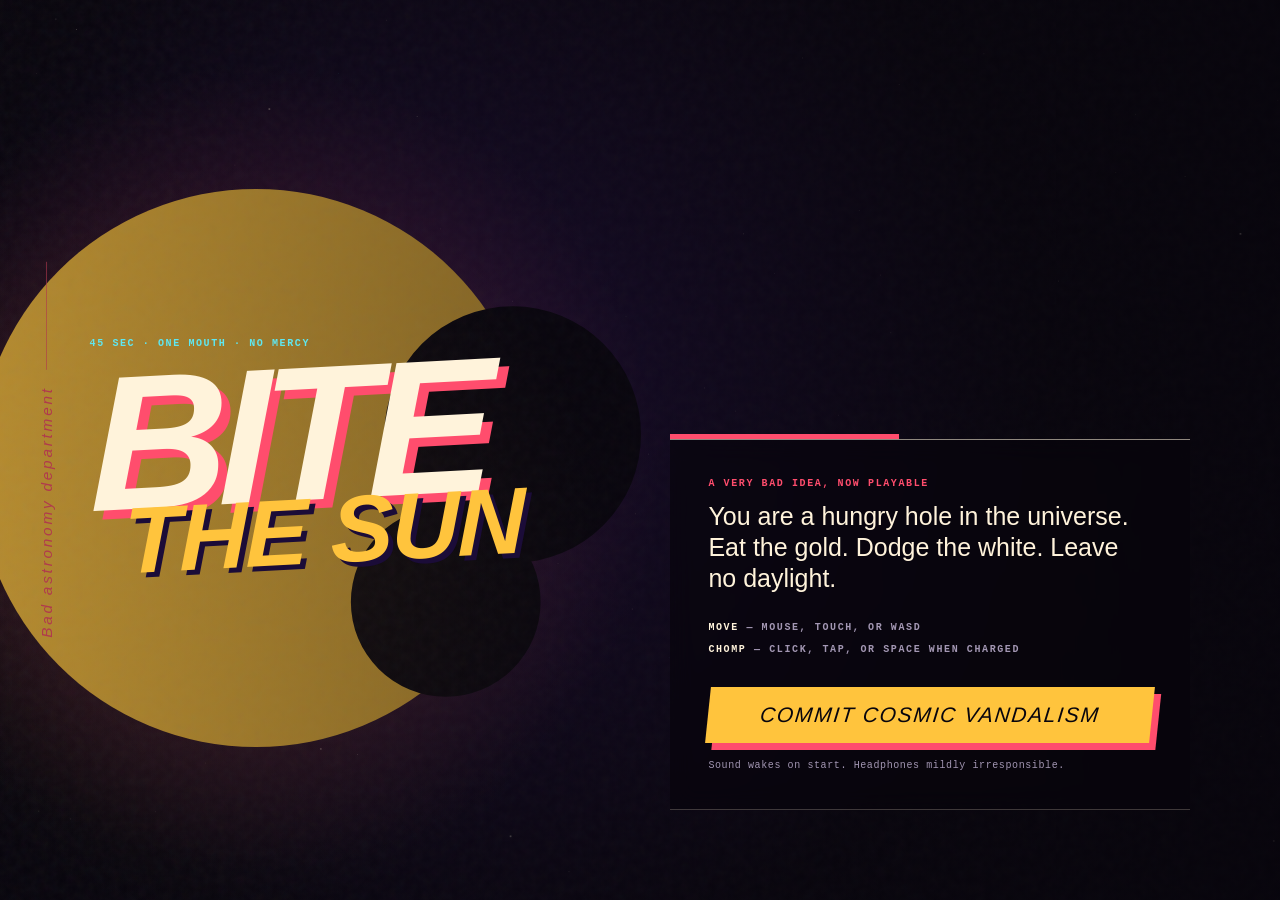
<file: stories/bite-the-sun/index.html>
<!doctype html>
<html lang="en">
<head>
  <meta charset="utf-8">
  <meta name="viewport" content="width=device-width, initial-scale=1">
  <meta name="theme-color" content="#08050d">
  <title>BITE THE SUN — 45 seconds of bad astronomy</title>
  <style>
    :root {
      --void: #08050d;
      --bruise: #1b0c38;
      --sun: #ffc43d;
      --coral: #ff4d6d;
      --ion: #5fe7f0;
      --milk: #fff3db;
      --muted: #a397b3;
    }

    * {
      box-sizing: border-box;
    }

    html,
    body {
      width: 100%;
      min-height: 100%;
      margin: 0;
      overflow: hidden;
      background: var(--void);
      color: var(--milk);
    }

    body {
      font-family: "Trebuchet MS", "Avenir Next", sans-serif;
      cursor: crosshair;
    }

    button,
    kbd {
      font: inherit;
    }

    button:focus-visible {
      outline: 3px solid var(--ion);
      outline-offset: 5px;
    }

    .sr-only {
      position: absolute;
      width: 1px;
      height: 1px;
      padding: 0;
      margin: -1px;
      overflow: hidden;
      clip: rect(0, 0, 0, 0);
      white-space: nowrap;
      border: 0;
    }

    canvas {
      position: fixed;
      inset: 0;
      width: 100%;
      height: 100%;
      touch-action: none;
    }

    .grain {
      position: fixed;
      inset: -30%;
      z-index: 2;
      pointer-events: none;
      opacity: .12;
      background-image: url("data:image/svg+xml,%3Csvg viewBox='0 0 180 180' xmlns='http://www.w3.org/2000/svg'%3E%3Cfilter id='n'%3E%3CfeTurbulence type='fractalNoise' baseFrequency='.9' numOctaves='3' stitchTiles='stitch'/%3E%3C/filter%3E%3Crect width='100%25' height='100%25' filter='url(%23n)' opacity='.55'/%3E%3C/svg%3E");
      animation: crawl .18s steps(2) infinite;
    }

    .chrome {
      position: fixed;
      inset: 0;
      z-index: 3;
      padding: clamp(18px, 3vw, 42px);
      pointer-events: none;
    }

    .brand {
      position: absolute;
      left: clamp(18px, 3vw, 42px);
      top: 50%;
      transform: translateY(-50%) rotate(180deg);
      writing-mode: vertical-rl;
      font-family: Impact, "Arial Black", sans-serif;
      font-size: clamp(12px, 1.2vw, 18px);
      font-style: italic;
      letter-spacing: .18em;
      color: var(--coral);
    }

    .brand::after {
      content: "";
      display: inline-block;
      width: 1px;
      height: 12vh;
      margin-top: 16px;
      background: currentColor;
      opacity: .6;
    }

    .hud {
      display: flex;
      justify-content: flex-end;
      gap: clamp(18px, 4vw, 58px);
      transition: opacity .25s ease;
    }

    .hud[data-hidden="true"] {
      opacity: 0;
    }

    .stat {
      min-width: 90px;
    }

    .stat-label,
    .eyebrow,
    .controls,
    .verdict {
      font-family: "Courier New", monospace;
      font-size: 10px;
      font-weight: 700;
      letter-spacing: .16em;
      text-transform: uppercase;
    }

    .stat-label {
      display: block;
      margin-bottom: 3px;
      color: var(--muted);
    }

    .stat-value {
      display: block;
      font-family: Impact, "Arial Black", sans-serif;
      font-size: clamp(27px, 4vw, 54px);
      font-style: italic;
      line-height: .9;
    }

    .bite-meter {
      position: absolute;
      right: clamp(18px, 3vw, 42px);
      bottom: clamp(18px, 3vw, 42px);
      width: min(230px, 46vw);
      transition: opacity .25s ease;
    }

    .bite-meter[data-hidden="true"] {
      opacity: 0;
    }

    .meter-copy {
      display: flex;
      justify-content: space-between;
      margin-bottom: 8px;
      font-family: "Courier New", monospace;
      font-size: 10px;
      font-weight: 700;
      letter-spacing: .13em;
    }

    .meter-track {
      height: 8px;
      border: 1px solid rgba(255, 243, 219, .42);
      transform: skewX(-18deg);
    }

    .meter-fill {
      width: 100%;
      height: 100%;
      transform-origin: left;
      background: var(--coral);
      box-shadow: 0 0 18px rgba(255, 77, 109, .7);
    }

    .message {
      position: fixed;
      inset: 0;
      z-index: 4;
      display: grid;
      grid-template-columns: minmax(0, 1fr) minmax(280px, 520px);
      align-items: end;
      gap: 6vw;
      padding: clamp(26px, 7vw, 104px);
      background:
        linear-gradient(90deg, rgba(8, 5, 13, .3), rgba(8, 5, 13, .78)),
        radial-gradient(circle at 18% 60%, rgba(255, 196, 61, .12), transparent 32%);
      transition: opacity .3s ease, visibility .3s ease;
    }

    .message.hidden {
      visibility: hidden;
      opacity: 0;
      pointer-events: none;
    }

    .title-wrap {
      position: relative;
      align-self: center;
    }

    .eyebrow {
      margin: 0 0 18px;
      color: var(--ion);
    }

    h1 {
      position: relative;
      z-index: 1;
      max-width: 7ch;
      margin: 0;
      font-family: Impact, "Arial Black", sans-serif;
      font-size: clamp(76px, 15vw, 230px);
      font-style: italic;
      font-weight: 900;
      letter-spacing: -.055em;
      line-height: .68;
      text-transform: uppercase;
      text-shadow: 9px 9px 0 var(--coral);
      transform: skewY(-3deg);
    }

    h1 span {
      display: block;
      margin-left: .36em;
      color: var(--sun);
      font-size: .49em;
      letter-spacing: -.02em;
      text-shadow: 5px 5px 0 var(--bruise);
    }

    .panel {
      position: relative;
      padding: clamp(22px, 3vw, 38px);
      border-top: 1px solid rgba(255, 243, 219, .55);
      border-bottom: 1px solid rgba(255, 243, 219, .22);
      background: rgba(8, 5, 13, .68);
      backdrop-filter: blur(12px);
    }

    .panel::before {
      content: "";
      position: absolute;
      top: -6px;
      left: 0;
      width: 44%;
      height: 5px;
      background: var(--coral);
    }

    .verdict {
      margin: 0 0 12px;
      color: var(--coral);
    }

    .lede {
      max-width: 31ch;
      margin: 0 0 26px;
      font-size: clamp(18px, 2vw, 25px);
      line-height: 1.25;
    }

    .controls {
      display: grid;
      gap: 7px;
      margin: 0 0 30px;
      color: var(--muted);
      line-height: 1.5;
    }

    .controls strong {
      color: var(--milk);
    }

    .start {
      width: 100%;
      padding: 16px 22px;
      border: 0;
      border-radius: 0;
      background: var(--sun);
      color: var(--void);
      font-family: Impact, "Arial Black", sans-serif;
      font-size: 21px;
      font-style: italic;
      letter-spacing: .08em;
      text-transform: uppercase;
      box-shadow: 7px 7px 0 var(--coral);
      cursor: pointer;
      transform: skewX(-6deg);
      transition: transform .15s ease, box-shadow .15s ease;
    }

    .start:hover {
      transform: skewX(-6deg) translate(3px, 3px);
      box-shadow: 4px 4px 0 var(--coral);
    }

    .sound-note {
      margin: 17px 0 0;
      color: var(--muted);
      font-family: "Courier New", monospace;
      font-size: 10px;
      letter-spacing: .06em;
    }

    @keyframes crawl {
      0% { transform: translate(0, 0); }
      25% { transform: translate(2%, -1%); }
      50% { transform: translate(-1%, 2%); }
      75% { transform: translate(1%, 1%); }
      100% { transform: translate(-2%, -1%); }
    }

    @media (max-width: 760px) {
      .message {
        grid-template-columns: 1fr;
        align-items: end;
        padding: 24px 24px 34px;
      }

      .title-wrap {
        align-self: end;
      }

      h1 {
        font-size: clamp(64px, 23vw, 122px);
      }

      .panel {
        padding: 20px;
      }

      .lede {
        margin-bottom: 16px;
        font-size: 17px;
      }

      .controls {
        margin-bottom: 20px;
      }

      .brand {
        display: none;
      }

      .hud {
        justify-content: space-between;
      }

      .stat {
        min-width: 0;
      }
    }

    @media (max-height: 690px) and (max-width: 760px) {
      .message {
        grid-template-columns: .9fr 1.1fr;
        align-items: center;
      }

      .title-wrap {
        align-self: center;
      }

      .lede {
        display: none;
      }
    }

    @media (prefers-reduced-motion: reduce) {
      .grain {
        animation: none;
      }

      .message,
      .start,
      .hud,
      .bite-meter {
        transition: none;
      }
    }
  </style>
</head>
<body>
  <canvas id="game" aria-label="Bite the Sun game field"></canvas>
  <div class="grain" aria-hidden="true"></div>

  <div class="chrome" aria-hidden="true">
    <div class="brand">Bad astronomy department</div>
    <div class="hud" id="hud" data-hidden="true">
      <div class="stat">
        <span class="stat-label">Light eaten</span>
        <span class="stat-value" id="score">0000</span>
      </div>
      <div class="stat">
        <span class="stat-label">Doom in</span>
        <span class="stat-value"><span id="time">45</span>s</span>
      </div>
    </div>
    <div class="bite-meter" id="meter" data-hidden="true">
      <div class="meter-copy">
        <span>Space / tap: chomp</span>
        <span id="chargeCopy">Ready</span>
      </div>
      <div class="meter-track">
        <div class="meter-fill" id="charge"></div>
      </div>
    </div>
  </div>

  <main class="message" id="message">
    <div class="title-wrap">
      <p class="eyebrow" id="eyebrow">45 sec · one mouth · no mercy</p>
      <h1 id="title">Bite <span>the sun</span></h1>
    </div>
    <section class="panel" aria-labelledby="title">
      <p class="verdict" id="verdict">A very bad idea, now playable</p>
      <p class="lede" id="lede">You are a hungry hole in the universe. Eat the gold. Dodge the white. Leave no daylight.</p>
      <div class="controls" id="controls">
        <span><strong>Move</strong> — mouse, touch, or WASD</span>
        <span><strong>Chomp</strong> — click, tap, or space when charged</span>
      </div>
      <button class="start" id="start" type="button">Commit cosmic vandalism</button>
      <p class="sound-note">Sound wakes on start. Headphones mildly irresponsible.</p>
    </section>
  </main>

  <div id="announcer" class="sr-only" aria-live="polite"></div>

  <script>
    (() => {
      "use strict";

      const canvas = document.querySelector("#game");
      const ctx = canvas.getContext("2d");
      const message = document.querySelector("#message");
      const startButton = document.querySelector("#start");
      const title = document.querySelector("#title");
      const eyebrow = document.querySelector("#eyebrow");
      const verdict = document.querySelector("#verdict");
      const lede = document.querySelector("#lede");
      const controls = document.querySelector("#controls");
      const scoreNode = document.querySelector("#score");
      const timeNode = document.querySelector("#time");
      const hud = document.querySelector("#hud");
      const meter = document.querySelector("#meter");
      const charge = document.querySelector("#charge");
      const chargeCopy = document.querySelector("#chargeCopy");
      const announcer = document.querySelector("#announcer");
      const reducedMotion = matchMedia("(prefers-reduced-motion: reduce)").matches;

      const palette = {
        void: "#08050d",
        bruise: "#1b0c38",
        sun: "#ffc43d",
        coral: "#ff4d6d",
        ion: "#5fe7f0",
        milk: "#fff3db"
      };

      const game = {
        mode: "intro",
        width: innerWidth,
        height: innerHeight,
        score: 0,
        time: 45,
        combo: 0,
        comboWindow: 0,
        biteCharge: 100,
        shake: 0,
        flash: 0,
        last: performance.now(),
        pointerUsed: false,
        audio: null,
        suns: [],
        shards: [],
        particles: [],
        rings: [],
        stars: []
      };

      const player = {
        x: innerWidth * .45,
        y: innerHeight * .5,
        targetX: innerWidth * .45,
        targetY: innerHeight * .5,
        angle: 0,
        radius: 18,
        hurt: 0
      };

      const keys = new Set();

      function random(min, max) {
        return min + Math.random() * (max - min);
      }

      function resize() {
        const dpr = Math.min(devicePixelRatio || 1, 2);
        game.width = innerWidth;
        game.height = innerHeight;
        canvas.width = Math.floor(game.width * dpr);
        canvas.height = Math.floor(game.height * dpr);
        canvas.style.width = `${game.width}px`;
        canvas.style.height = `${game.height}px`;
        ctx.setTransform(dpr, 0, 0, dpr, 0, 0);

        game.stars = Array.from({ length: Math.floor(game.width * game.height / 13000) }, () => ({
          x: Math.random() * game.width,
          y: Math.random() * game.height,
          size: Math.random() < .12 ? 1.7 : .7,
          alpha: random(.16, .7)
        }));
      }

      function initAudio() {
        if (!game.audio) {
          const AudioContext = window.AudioContext || window.webkitAudioContext;
          if (AudioContext) game.audio = new AudioContext();
        }
        if (game.audio?.state === "suspended") game.audio.resume();
      }

      function tone(frequency, duration, type = "sine", volume = .035, slide = 1) {
        if (!game.audio) return;
        const now = game.audio.currentTime;
        const oscillator = game.audio.createOscillator();
        const gain = game.audio.createGain();
        oscillator.type = type;
        oscillator.frequency.setValueAtTime(frequency, now);
        oscillator.frequency.exponentialRampToValueAtTime(Math.max(30, frequency * slide), now + duration);
        gain.gain.setValueAtTime(volume, now);
        gain.gain.exponentialRampToValueAtTime(.0001, now + duration);
        oscillator.connect(gain);
        gain.connect(game.audio.destination);
        oscillator.start(now);
        oscillator.stop(now + duration);
      }

      function spawnSun(nearEdge = false) {
        const edge = Math.floor(Math.random() * 4);
        let x = random(70, game.width - 70);
        let y = random(70, game.height - 70);

        if (nearEdge) {
          if (edge === 0) y = -30;
          if (edge === 1) x = game.width + 30;
          if (edge === 2) y = game.height + 30;
          if (edge === 3) x = -30;
        }

        game.suns.push({
          x,
          y,
          radius: random(7, 15),
          vx: random(-20, 20),
          vy: random(-20, 20),
          phase: random(0, Math.PI * 2),
          alive: true
        });
      }

      function spawnShard() {
        const side = Math.floor(Math.random() * 4);
        let x;
        let y;
        if (side % 2 === 0) {
          x = side === 0 ? -50 : game.width + 50;
          y = random(60, game.height - 60);
        } else {
          x = random(60, game.width - 60);
          y = side === 1 ? -50 : game.height + 50;
        }
        const angle = Math.atan2(game.height / 2 - y, game.width / 2 - x) + random(-.7, .7);
        const speed = random(72, 120);
        game.shards.push({
          x,
          y,
          vx: Math.cos(angle) * speed,
          vy: Math.sin(angle) * speed,
          radius: random(15, 23),
          angle: random(0, Math.PI * 2),
          spin: random(-2.5, 2.5)
        });
      }

      function resetGame() {
        game.score = 0;
        game.time = 45;
        game.combo = 0;
        game.comboWindow = 0;
        game.biteCharge = 100;
        game.shake = 0;
        game.flash = 0;
        game.suns = [];
        game.shards = [];
        game.particles = [];
        game.rings = [];
        player.x = game.width * .45;
        player.y = game.height * .5;
        player.targetX = player.x;
        player.targetY = player.y;
        player.hurt = 0;
        game.pointerUsed = false;

        const sunCount = Math.max(10, Math.min(20, Math.floor(game.width * game.height / 70000)));
        const shardCount = Math.max(3, Math.min(7, Math.floor(game.width / 250)));
        for (let index = 0; index < sunCount; index += 1) spawnSun();
        for (let index = 0; index < shardCount; index += 1) spawnShard();
        updateHud();
      }

      function startGame() {
        initAudio();
        resetGame();
        game.mode = "playing";
        game.last = performance.now();
        message.classList.add("hidden");
        hud.dataset.hidden = "false";
        meter.dataset.hidden = "false";
        announcer.textContent = "Game started. Forty-five seconds remaining.";
        tone(82, .5, "sawtooth", .05, 2.6);
        startButton.blur();
      }

      function endGame() {
        if (game.mode !== "playing") return;
        game.mode = "over";
        hud.dataset.hidden = "true";
        meter.dataset.hidden = "true";
        eyebrow.textContent = "The daylight has filed a complaint";
        title.innerHTML = `You ate <span>${game.score} light</span>`;
        verdict.textContent = game.score >= 900
          ? "Verdict: astronomical menace"
          : game.score >= 450
            ? "Verdict: locally catastrophic"
            : "Verdict: suspiciously peckish";
        lede.textContent = `The universe is ${Math.max(1, Math.round(game.score / 17))}% dimmer and absolutely furious.`;
        controls.innerHTML = `<span><strong>Best tactic</strong> — chain gold, save chomps for crowds</span>`;
        startButton.textContent = "Do it worse";
        message.classList.remove("hidden");
        announcer.textContent = `Game over. Score ${game.score}.`;
        tone(160, .8, "square", .04, .3);
      }

      function updateHud() {
        scoreNode.textContent = String(game.score).padStart(4, "0");
        timeNode.textContent = Math.max(0, Math.ceil(game.time));
        const ratio = Math.min(1, game.biteCharge / 100);
        charge.style.transform = `scaleX(${ratio})`;
        chargeCopy.textContent = ratio >= 1 ? "Ready" : `${Math.floor(ratio * 100)}%`;
      }

      function burst(x, y, color, count = 12, force = 130) {
        const actualCount = reducedMotion ? Math.ceil(count * .35) : count;
        for (let index = 0; index < actualCount; index += 1) {
          const angle = random(0, Math.PI * 2);
          const speed = random(force * .35, force);
          game.particles.push({
            x,
            y,
            vx: Math.cos(angle) * speed,
            vy: Math.sin(angle) * speed,
            size: random(2, 6),
            life: 1,
            color
          });
        }
      }

      function eat(sun) {
        if (!sun.alive) return;
        sun.alive = false;
        game.combo = game.comboWindow > 0 ? game.combo + 1 : 1;
        game.comboWindow = 1.25;
        const multiplier = Math.min(8, game.combo);
        const points = Math.round(sun.radius * multiplier);
        game.score += points;
        game.biteCharge = Math.min(100, game.biteCharge + 12);
        game.flash = Math.min(.5, game.flash + .12);
        if (game.combo >= 4) game.shake = Math.max(game.shake, game.combo);
        burst(sun.x, sun.y, palette.sun, 9 + multiplier, 150);
        tone(180 + multiplier * 48, .12, "triangle", .035, 1.7);
      }

      function chomp() {
        if (game.mode !== "playing" || game.biteCharge < 100) return;
        game.biteCharge = 0;
        game.shake = 18;
        game.flash = .62;
        game.rings.push({ x: player.x, y: player.y, radius: 12, life: 1 });
        let eaten = 0;
        game.suns.forEach((sun) => {
          if (sun.alive && Math.hypot(sun.x - player.x, sun.y - player.y) < 150) {
            eat(sun);
            eaten += 1;
          }
        });
        game.shards.forEach((shard) => {
          const dx = shard.x - player.x;
          const dy = shard.y - player.y;
          const distance = Math.max(1, Math.hypot(dx, dy));
          if (distance < 190) {
            shard.vx += dx / distance * 240;
            shard.vy += dy / distance * 240;
          }
        });
        tone(54, .55, "sawtooth", .08, .38);
        tone(108, .3, "square", .025, 2.1);
        if (eaten > 0) announcer.textContent = `Chomp ate ${eaten} suns.`;
      }

      function wrap(object, margin = 60) {
        if (object.x < -margin) object.x = game.width + margin;
        if (object.x > game.width + margin) object.x = -margin;
        if (object.y < -margin) object.y = game.height + margin;
        if (object.y > game.height + margin) object.y = -margin;
      }

      function update(dt) {
        if (game.mode !== "playing") return;

        game.time -= dt;
        game.biteCharge = Math.min(100, game.biteCharge + dt * 13);
        game.comboWindow = Math.max(0, game.comboWindow - dt);
        player.hurt = Math.max(0, player.hurt - dt);
        game.shake = Math.max(0, game.shake - dt * 28);
        game.flash = Math.max(0, game.flash - dt * 1.8);

        if (game.comboWindow === 0) game.combo = 0;
        if (game.time <= 0) {
          game.time = 0;
          updateHud();
          endGame();
          return;
        }

        let keyX = 0;
        let keyY = 0;
        if (keys.has("KeyA") || keys.has("ArrowLeft")) keyX -= 1;
        if (keys.has("KeyD") || keys.has("ArrowRight")) keyX += 1;
        if (keys.has("KeyW") || keys.has("ArrowUp")) keyY -= 1;
        if (keys.has("KeyS") || keys.has("ArrowDown")) keyY += 1;

        if (keyX || keyY) {
          const length = Math.hypot(keyX, keyY);
          const speed = Math.min(440, 240 + game.combo * 14);
          const vx = keyX / length * speed;
          const vy = keyY / length * speed;
          player.x += vx * dt;
          player.y += vy * dt;
          player.angle = Math.atan2(vy, vx);
          game.pointerUsed = false;
        } else if (game.pointerUsed) {
          const dx = player.targetX - player.x;
          const dy = player.targetY - player.y;
          player.x += dx * Math.min(1, dt * 8.5);
          player.y += dy * Math.min(1, dt * 8.5);
          if (Math.hypot(dx, dy) > 2) player.angle = Math.atan2(dy, dx);
        }

        player.x = Math.max(28, Math.min(game.width - 28, player.x));
        player.y = Math.max(28, Math.min(game.height - 28, player.y));

        game.suns.forEach((sun) => {
          sun.x += sun.vx * dt;
          sun.y += sun.vy * dt;
          sun.phase += dt * 3;
          wrap(sun, 25);
          if (sun.alive && Math.hypot(sun.x - player.x, sun.y - player.y) < sun.radius + player.radius) {
            eat(sun);
          }
        });
        game.suns = game.suns.filter((sun) => sun.alive);

        const targetSuns = Math.max(12, Math.min(22, Math.floor(game.width * game.height / 65000)));
        while (game.suns.length < targetSuns) spawnSun(true);

        game.shards.forEach((shard) => {
          shard.x += shard.vx * dt;
          shard.y += shard.vy * dt;
          shard.angle += shard.spin * dt;
          shard.vx *= Math.pow(.998, dt * 60);
          shard.vy *= Math.pow(.998, dt * 60);
          wrap(shard, 80);

          const hitDistance = shard.radius + player.radius * .72;
          if (player.hurt === 0 && Math.hypot(shard.x - player.x, shard.y - player.y) < hitDistance) {
            player.hurt = 1;
            game.time = Math.max(0, game.time - 3);
            game.combo = 0;
            game.comboWindow = 0;
            game.shake = 22;
            game.flash = .9;
            burst(player.x, player.y, palette.milk, 22, 240);
            tone(74, .36, "square", .06, .45);
            announcer.textContent = "White-hot hit. Three seconds lost.";
          }
        });

        game.particles.forEach((particle) => {
          particle.x += particle.vx * dt;
          particle.y += particle.vy * dt;
          particle.vx *= Math.pow(.96, dt * 60);
          particle.vy *= Math.pow(.96, dt * 60);
          particle.life -= dt * 1.5;
        });
        game.particles = game.particles.filter((particle) => particle.life > 0);

        game.rings.forEach((ring) => {
          ring.radius += dt * 360;
          ring.life -= dt * 1.8;
        });
        game.rings = game.rings.filter((ring) => ring.life > 0);
        updateHud();
      }

      function drawBackground(now) {
        const gradient = ctx.createRadialGradient(
          game.width * .38,
          game.height * .45,
          0,
          game.width * .38,
          game.height * .45,
          Math.max(game.width, game.height) * .8
        );
        gradient.addColorStop(0, game.mode === "playing" ? "#1b0c38" : "#241044");
        gradient.addColorStop(.55, palette.void);
        gradient.addColorStop(1, "#030207");
        ctx.fillStyle = gradient;
        ctx.fillRect(0, 0, game.width, game.height);

        game.stars.forEach((star, index) => {
          const pulse = .75 + Math.sin(now * .0015 + index) * .25;
          ctx.globalAlpha = star.alpha * pulse;
          ctx.fillStyle = index % 17 === 0 ? palette.ion : palette.milk;
          ctx.fillRect(star.x, star.y, star.size, star.size);
        });
        ctx.globalAlpha = 1;

        if (game.mode !== "playing") {
          const x = game.width * .2;
          const y = game.height * .52;
          const radius = Math.min(game.width, game.height) * .31;
          const halo = ctx.createRadialGradient(x, y, radius * .45, x, y, radius * 1.45);
          halo.addColorStop(0, "rgba(255,196,61,.65)");
          halo.addColorStop(.38, "rgba(255,77,109,.16)");
          halo.addColorStop(1, "rgba(255,77,109,0)");
          ctx.fillStyle = halo;
          ctx.beginPath();
          ctx.arc(x, y, radius * 1.45, 0, Math.PI * 2);
          ctx.fill();
          ctx.fillStyle = palette.sun;
          ctx.beginPath();
          ctx.arc(x, y, radius, 0, Math.PI * 2);
          ctx.fill();
          ctx.fillStyle = palette.void;
          ctx.beginPath();
          ctx.arc(x + radius * .92, y - radius * .12, radius * .46, 0, Math.PI * 2);
          ctx.arc(x + radius * .68, y + radius * .48, radius * .34, 0, Math.PI * 2);
          ctx.fill();
        }
      }

      function drawSun(sun) {
        const pulse = 1 + Math.sin(sun.phase) * .08;
        ctx.save();
        ctx.translate(sun.x, sun.y);
        ctx.rotate(sun.phase * .13);
        ctx.shadowColor = palette.sun;
        ctx.shadowBlur = 22;
        ctx.strokeStyle = "rgba(255,196,61,.55)";
        ctx.lineWidth = 2;
        const ray = sun.radius * 1.65 * pulse;
        for (let index = 0; index < 8; index += 1) {
          ctx.rotate(Math.PI / 4);
          ctx.beginPath();
          ctx.moveTo(sun.radius * 1.15, 0);
          ctx.lineTo(ray, 0);
          ctx.stroke();
        }
        const fill = ctx.createRadialGradient(-sun.radius * .3, -sun.radius * .35, 1, 0, 0, sun.radius);
        fill.addColorStop(0, palette.milk);
        fill.addColorStop(.32, palette.sun);
        fill.addColorStop(1, palette.coral);
        ctx.fillStyle = fill;
        ctx.beginPath();
        ctx.arc(0, 0, sun.radius * pulse, 0, Math.PI * 2);
        ctx.fill();
        ctx.restore();
      }

      function drawShard(shard) {
        ctx.save();
        ctx.translate(shard.x, shard.y);
        ctx.rotate(shard.angle);
        ctx.shadowColor = palette.ion;
        ctx.shadowBlur = 14;
        ctx.fillStyle = palette.milk;
        ctx.beginPath();
        ctx.moveTo(0, -shard.radius * 1.45);
        ctx.lineTo(shard.radius * .35, -shard.radius * .18);
        ctx.lineTo(shard.radius, 0);
        ctx.lineTo(shard.radius * .22, shard.radius * .24);
        ctx.lineTo(0, shard.radius * 1.3);
        ctx.lineTo(-shard.radius * .28, shard.radius * .18);
        ctx.lineTo(-shard.radius, 0);
        ctx.lineTo(-shard.radius * .22, -shard.radius * .24);
        ctx.closePath();
        ctx.fill();
        ctx.strokeStyle = palette.ion;
        ctx.lineWidth = 1;
        ctx.stroke();
        ctx.restore();
      }

      function drawPlayer() {
        const hurtScale = player.hurt > 0 ? 1 + Math.sin(performance.now() * .03) * .18 : 1;
        ctx.save();
        ctx.translate(player.x, player.y);
        ctx.rotate(player.angle);
        ctx.scale(hurtScale, hurtScale);

        ctx.shadowColor = player.hurt > 0 ? palette.milk : palette.coral;
        ctx.shadowBlur = 26 + game.combo * 2;
        ctx.fillStyle = palette.coral;
        ctx.beginPath();
        ctx.arc(0, 0, player.radius + 5, .5, Math.PI * 2 - .5);
        ctx.lineTo(5, 0);
        ctx.closePath();
        ctx.fill();

        ctx.shadowBlur = 0;
        ctx.fillStyle = palette.void;
        ctx.beginPath();
        ctx.arc(0, 0, player.radius, .54, Math.PI * 2 - .54);
        ctx.lineTo(4, 0);
        ctx.closePath();
        ctx.fill();

        ctx.fillStyle = palette.milk;
        for (const side of [-1, 1]) {
          ctx.beginPath();
          ctx.moveTo(player.radius * .62, side * 8);
          ctx.lineTo(player.radius * 1.05, side * 5);
          ctx.lineTo(player.radius * .72, side * 1.5);
          ctx.closePath();
          ctx.fill();
        }

        ctx.fillStyle = palette.ion;
        ctx.beginPath();
        ctx.arc(-4, -8, 2.3, 0, Math.PI * 2);
        ctx.fill();
        ctx.restore();
      }

      function drawEffects() {
        game.particles.forEach((particle) => {
          ctx.globalAlpha = Math.max(0, particle.life);
          ctx.fillStyle = particle.color;
          ctx.fillRect(particle.x, particle.y, particle.size, particle.size);
        });
        ctx.globalAlpha = 1;

        game.rings.forEach((ring) => {
          ctx.globalAlpha = ring.life;
          ctx.strokeStyle = palette.coral;
          ctx.lineWidth = 5 * ring.life;
          ctx.beginPath();
          ctx.arc(ring.x, ring.y, ring.radius, 0, Math.PI * 2);
          ctx.stroke();
        });
        ctx.globalAlpha = 1;
      }

      function drawCombo() {
        if (game.mode !== "playing" || game.combo < 2) return;
        ctx.save();
        ctx.translate(game.width / 2, game.height * .16);
        ctx.rotate(-.04);
        ctx.textAlign = "center";
        ctx.fillStyle = game.combo >= 6 ? palette.coral : palette.sun;
        ctx.font = `italic 900 ${Math.min(86, 35 + game.combo * 5)}px Impact, sans-serif`;
        ctx.fillText(`${game.combo}× CHEW`, 0, 0);
        ctx.restore();
      }

      function draw(now) {
        ctx.save();
        const shakeAmount = reducedMotion ? 0 : game.shake;
        if (shakeAmount > 0) {
          ctx.translate(random(-shakeAmount, shakeAmount), random(-shakeAmount, shakeAmount));
        }
        drawBackground(now);
        if (game.mode === "playing") {
          game.suns.forEach(drawSun);
          game.shards.forEach(drawShard);
          drawEffects();
          drawPlayer();
          drawCombo();
        }
        ctx.restore();

        if (game.flash > 0) {
          ctx.fillStyle = `rgba(255, ${game.flash > .7 ? 243 : 77}, ${game.flash > .7 ? 219 : 109}, ${game.flash * .16})`;
          ctx.fillRect(0, 0, game.width, game.height);
        }
      }

      function frame(now) {
        const dt = Math.min(.034, Math.max(0, (now - game.last) / 1000));
        game.last = now;
        update(dt);
        draw(now);
        requestAnimationFrame(frame);
      }

      startButton.addEventListener("click", startGame);
      addEventListener("resize", resize);
      addEventListener("keydown", (event) => {
        if (["Space", "ArrowUp", "ArrowDown", "ArrowLeft", "ArrowRight"].includes(event.code)) {
          event.preventDefault();
        }
        keys.add(event.code);
        if (event.code === "Space") chomp();
        if (event.code === "Enter" && game.mode !== "playing") startGame();
      });
      addEventListener("keyup", (event) => keys.delete(event.code));
      canvas.addEventListener("pointermove", (event) => {
        player.targetX = event.clientX;
        player.targetY = event.clientY;
        game.pointerUsed = true;
      });
      canvas.addEventListener("pointerdown", (event) => {
        player.targetX = event.clientX;
        player.targetY = event.clientY;
        game.pointerUsed = true;
        chomp();
      });

      resize();
      requestAnimationFrame(frame);
    })();
  </script>
</body>
</html>
</file>
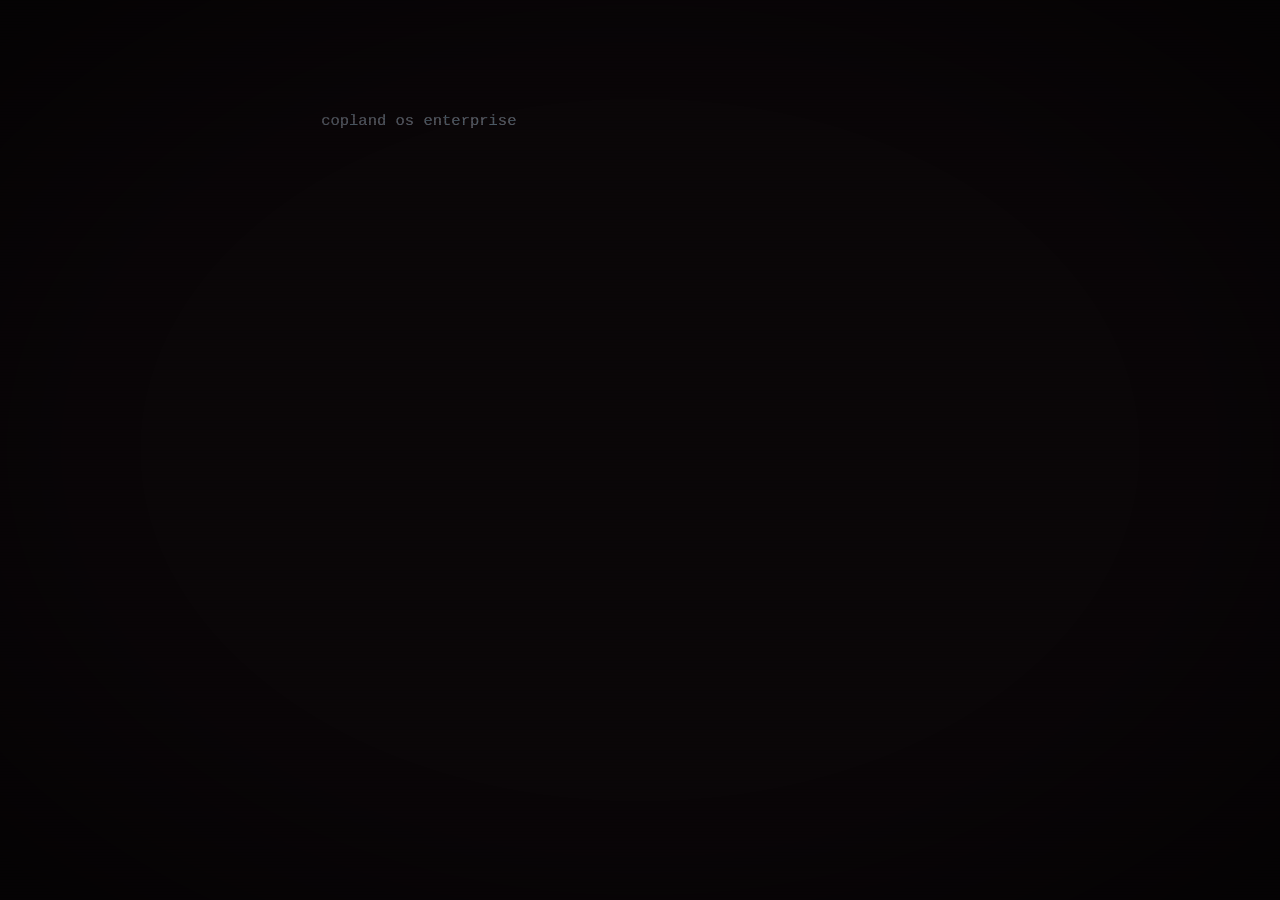
<file: stories/kept/index.html>
<!doctype html>
<html lang="en">
<head>
<meta charset="utf-8">
<meta name="viewport" content="width=device-width, initial-scale=1, viewport-fit=cover">
<title>kept</title>
</head>
<body>
<style>
  :root{
    --ground:#0a0608;
    --warm:#c8c0b0;
    --cold:#a8c4c4;
    --chrome:#4a5a66;
    --red:#b3251c;
    --red-hot:#ff2a1f;
    --amber:#d8a24a;
    --splotch:#3d0a0a;
    --ab:0px;
    --splotch-o:0;
    --splotch-t:0px;
  }
  html,body{height:100%}
  body{
    margin:0; background:var(--ground); color:var(--warm);
    font-family:ui-monospace,'Cascadia Mono',Menlo,Consolas,'Liberation Mono',monospace;
    font-size:clamp(13px,2.4vw,15.5px); line-height:1.7;
    overflow:hidden; color-scheme:dark;
    -webkit-font-smoothing:antialiased;
  }
  ::selection{background:var(--red); color:#f0e8e0}

  #stage{position:fixed; inset:0; display:flex; flex-direction:column; align-items:center; z-index:2}

  #bar{
    width:100%; box-sizing:border-box;
    display:flex; justify-content:space-between; gap:1ch;
    padding:10px 16px 6px; color:var(--chrome);
    font-size:.72em; letter-spacing:.22em; text-transform:uppercase;
    border-bottom:1px solid rgba(74,90,102,.28);
    text-shadow:var(--ab) 0 rgba(255,42,31,.35), calc(var(--ab)*-1) 0 rgba(120,255,230,.25);
    flex:none;
  }
  #bar span{white-space:nowrap; overflow:hidden; text-overflow:ellipsis}

  /* protocol 7 slots */
  #slots{display:flex; gap:5px; align-items:center; flex:none}
  .cell{
    width:.85em; height:.85em; border:1px solid var(--chrome); box-sizing:border-box;
  }
  .cell.full{background:var(--amber); border-color:var(--amber); box-shadow:0 0 6px rgba(216,162,74,.5)}

  #boot{
    width:100%; max-width:72ch; box-sizing:border-box; padding:12vh 16px 0;
    color:var(--chrome); white-space:pre-wrap;
    text-shadow:var(--ab) 0 rgba(255,42,31,.35), calc(var(--ab)*-1) 0 rgba(120,255,230,.25);
  }
  #boot .flicker{color:var(--red-hot)}
  #login{display:flex; align-items:baseline; gap:1ch; margin-top:.5em}
  #login label{color:#5a544a}
  #oname{
    background:none; border:none; outline:none; color:var(--warm);
    font:inherit; font-size:16px; caret-color:var(--warm); width:24ch;
  }
  #gate{display:flex; flex-direction:column; align-items:center; gap:18px; margin-top:8vh}
  #openq{
    background:none; border:1px solid var(--chrome); color:var(--cold);
    font:inherit; letter-spacing:.14em; padding:10px 26px; cursor:pointer;
  }
  #openq:hover{border-color:var(--cold)}
  #openq:focus-visible{outline:1px solid var(--red-hot); outline-offset:3px}
  #gate small{color:#3a4750; letter-spacing:.08em}

  #card2{
    position:fixed; inset:0; display:flex; align-items:center; justify-content:center;
    font-family:Georgia,'Times New Roman',serif; font-style:italic;
    font-size:clamp(19px,4vw,28px); letter-spacing:.04em; color:#ddd6c8;
    background:var(--ground); opacity:0; transition:opacity 1.1s ease; pointer-events:none;
    text-align:center; padding:0 24px; z-index:30;
  }
  #card2.show{opacity:1}

  /* ---------- utility ---------- */
  #util{
    width:100%; max-width:72ch; box-sizing:border-box; flex:1 1 auto; min-height:0;
    display:flex; flex-direction:column; padding:14px 16px 12px; gap:10px;
    text-shadow:var(--ab) 0 rgba(255,42,31,.35), calc(var(--ab)*-1) 0 rgba(120,255,230,.25);
  }
  #qpos{color:#7a8a92; font-size:.8em; letter-spacing:.14em; text-transform:uppercase}

  #record{
    border:1px solid rgba(74,90,102,.4); padding:14px 16px 16px; min-height:14em;
    display:flex; flex-direction:column; gap:8px; position:relative; background:rgba(20,14,14,.35);
  }
  #rmeta{color:#7a8a92; font-size:.8em; letter-spacing:.06em; display:flex; justify-content:space-between; gap:1ch; flex-wrap:wrap}
  #rsubj{color:#7a8a92}
  #rsubj .op{color:var(--red-hot)}
  #rbody{white-space:pre-wrap; word-break:break-word}
  #rbody .her{color:var(--cold); font-style:italic}
  #record.deleting{animation:delout .32s ease-in forwards}
  @keyframes delout{
    40%{transform:translateX(6px); opacity:.7; box-shadow:inset 0 0 0 1px var(--red)}
    100%{transform:translateX(-14px) scaleY(.02); opacity:0}
  }
  #record.keeping{animation:keepin .5s ease-out 1}
  @keyframes keepin{0%{box-shadow:inset 0 0 0 2px var(--amber)} 100%{box-shadow:none}}

  #verbs{display:flex; gap:14px; align-items:center; flex-wrap:wrap}
  .verb{
    background:none; font:inherit; cursor:pointer; padding:8px 18px;
    border:1px solid var(--chrome); color:var(--warm); letter-spacing:.1em; position:relative; overflow:hidden;
    user-select:none; -webkit-user-select:none; -webkit-touch-callout:none; touch-action:manipulation;
  }
  .verb:focus-visible{outline:1px solid var(--red-hot); outline-offset:3px}
  #vdel:hover{border-color:var(--red); color:var(--red-hot)}
  #vkeep:hover{border-color:var(--amber); color:var(--amber)}
  .verb small{color:#5a544a; letter-spacing:0; margin-left:1ch}
  #kfill{
    position:absolute; left:0; top:0; bottom:0; width:0%;
    background:rgba(216,162,74,.22); pointer-events:none;
  }
  #vhint{color:#8a9aa4; font-size:.8em}
  .verb[disabled]{opacity:.35; cursor:default}

  #trail{
    flex:1 1 auto; min-height:0; overflow-y:auto; overscroll-behavior:contain;
    scrollbar-width:thin; scrollbar-color:#26303a transparent;
    font-size:.85em; color:#4a4640; text-shadow:none;
  }
  #trail div{margin:0 0 .15em}
  #trail .tdel{text-decoration:line-through; opacity:.6}
  #trail .tkeep{color:var(--amber); opacity:.85}
  #trail .tnote{color:#8a9aa4; font-style:italic; text-decoration:none}

  /* ---------- endings ---------- */
  #endblack{
    position:fixed; inset:0; background:var(--ground); z-index:28; display:none;
    align-items:center; justify-content:flex-start; flex-direction:column; gap:1.6em;
    padding:12vh 24px 14vh; box-sizing:border-box; overflow-y:auto; overscroll-behavior:contain;
  }
  #endblack .after{opacity:0; transition:opacity 1.6s ease; max-width:60ch; text-align:center; white-space:pre-wrap}
  #endblack .after .am{color:#5a6a72; font-size:.75em; letter-spacing:.1em; display:block; margin-bottom:.4em}
  #endblack .after.her{color:var(--cold); font-style:italic}
  #endwhite{
    position:fixed; inset:0; background:#e8e5df; color:#1a1614; z-index:32; display:none;
    align-items:center; justify-content:center; flex-direction:column; gap:1.2em;
  }
  #endwhite b{font-weight:600; letter-spacing:.06em; font-size:1.2em}
  #endwhite span{color:#8a847a; font-size:.85em; letter-spacing:.12em}

  .splotch{
    position:fixed; width:46vmax; height:46vmax; border-radius:50%;
    background:radial-gradient(circle, var(--splotch) 0%, rgba(61,10,10,.5) 34%, transparent 68%);
    opacity:var(--splotch-o); pointer-events:none; z-index:1;
    transition:opacity 3s ease, transform 3s ease;
    animation:breathe 11s ease-in-out infinite alternate;
  }
  .s1{top:-26vmax; left:-20vmax; transform:translate(var(--splotch-t),var(--splotch-t))}
  .s2{bottom:-28vmax; right:-18vmax; transform:translate(calc(var(--splotch-t)*-1),calc(var(--splotch-t)*-1))}
  .s3{top:30%; left:-32vmax; transform:translate(var(--splotch-t),0); animation-delay:-5s}
  @keyframes breathe{from{scale:1}to{scale:1.12}}

  #scan{
    position:fixed; inset:0; pointer-events:none; z-index:20;
    background:repeating-linear-gradient(to bottom, rgba(0,0,0,.16) 0 1px, transparent 1px 3px);
    mix-blend-mode:multiply;
  }
  #roll{
    position:fixed; left:0; right:0; height:110px; top:-130px; pointer-events:none; z-index:21;
    background:linear-gradient(to bottom, transparent, rgba(200,220,220,.028), transparent);
    animation:roll 9.5s linear infinite;
  }
  @keyframes roll{to{transform:translateY(calc(100vh + 260px))}}
  #vig{
    position:fixed; inset:0; pointer-events:none; z-index:22;
    background:radial-gradient(ellipse at center, transparent 55%, rgba(0,0,0,.5) 100%);
  }
  body.invert{filter:invert(1) hue-rotate(180deg)}

  #snd{
    position:fixed; top:8px; right:10px; z-index:40;
    background:none; border:none; color:#55646f; font:inherit; font-size:.7em;
    letter-spacing:.18em; text-transform:uppercase; cursor:pointer; padding:6px;
  }
  #snd:hover{color:var(--chrome)}
  #snd:focus-visible{outline:1px solid var(--chrome); outline-offset:2px}

  #again{
    position:fixed; bottom:5vh; left:0; right:0; text-align:center; z-index:35;
    font-family:Georgia,serif; font-style:italic; color:#9a8d78; font-size:.95em;
    cursor:pointer; opacity:0; transition:opacity 3s ease; letter-spacing:.05em;
  }
  #again.show{opacity:1}
  #again.onwhite{color:#8a847a}
  #again:focus-visible{outline:1px solid var(--chrome); outline-offset:4px}

  [hidden]{display:none !important}

  @media (max-width:560px){ #bclock{display:none} #bmid{display:none} }
  @media (prefers-reduced-motion: reduce){
    #roll{animation:none; display:none}
    .splotch{animation:none}
    body.invert{filter:none}
    #record.deleting{animation:none; opacity:0}
  }
</style>

<div id="stage">
  <div id="bar" hidden>
    <span>copland os enterprise</span>
    <span id="bmid">cleanup utility 7</span>
    <span id="slots" aria-label="memory slots"></span>
    <span id="bclock"></span>
  </div>
  <div id="boot"></div>
  <main id="util" hidden>
    <div id="qpos"></div>
    <section id="record" aria-live="polite">
      <div id="rmeta"><span id="rkind"></span><span id="rsubj"></span><span id="rtime"></span></div>
      <div id="rbody"></div>
    </section>
    <div id="verbs">
      <button class="verb" id="vdel">delete <small>D</small></button>
      <button class="verb" id="vkeep"><span id="kfill"></span>keep <small>hold K</small></button>
      <span id="vhint" role="status"></span>
    </div>
    <div id="trail" aria-label="processed records" aria-live="polite" tabindex="0"></div>
  </main>
</div>
<div class="splotch s1"></div><div class="splotch s2"></div><div class="splotch s3"></div>
<div id="endblack"></div>
<div id="endwhite"><b id="wname"></b><span>existing. unwitnessed.</span></div>
<div id="scan"></div>
<div id="roll" hidden></div>
<div id="vig"></div>
<div id="card2"></div>
<div id="again" role="button" tabindex="0" hidden>present day. present time.</div>
<button id="snd" hidden aria-pressed="true">sound·on</button>

<script>
'use strict';
const $ = id => document.getElementById(id);
const qsp = new URLSearchParams(location.search);
const FAST = qsp.has('fast');
const RM = matchMedia('(prefers-reduced-motion: reduce)').matches;
const T = ms => FAST ? Math.max(8, ms/10) : ms;
const sleep = ms => new Promise(r => setTimeout(r, ms));
const LSKEY = 'kept.record';
const L14KEY = 'layer14.record';
const HOLD_MS = FAST ? 600 : 3000;

const S = {
  op:'', cadence:[], kept:[], deleted:[], queue:[],
  lingerStart:0, lingerBest:{id:0, ms:0}, fastDeletes:0, scolded:false,
  phase:'boot', ended:false, choosing:false,
};

/* =============== audio =============== */
const Snd = {
  ctx:null, on:true, master:null, humGain:null, lp:null, partials:[], cadT:[], gone:false,
  init(){
    if (this.ctx) return;
    try {
      const C = new (window.AudioContext || window.webkitAudioContext)();
      this.ctx = C;
      this.master = C.createGain(); this.master.gain.value = 1; this.master.connect(C.destination);
      this.lp = C.createBiquadFilter(); this.lp.type='lowpass'; this.lp.frequency.value = 720; this.lp.Q.value = .6;
      this.humGain = C.createGain(); this.humGain.gain.value = 0;
      this.lp.connect(this.humGain); this.humGain.connect(this.master);
      [[100,.5],[150,.22],[250,.12],[350,.055]].forEach(([f,g]) => this.addPartial(f,g,.4));
      const lfo = C.createOscillator(), lg = C.createGain();
      lfo.frequency.value = .08; lg.gain.value = .022;
      lfo.connect(lg); lg.connect(this.humGain.gain); lfo.start();
      this.humGain.gain.setTargetAtTime(.15, C.currentTime, 2.5);
    } catch(e) { this.ctx = null; }
  },
  addPartial(f, g, det){
    const C = this.ctx; if (!C) return;
    for (const d of [0, det]) {
      const o = C.createOscillator(), og = C.createGain();
      o.type='sine'; o.frequency.value = f + d;
      og.gain.value = d ? g*.45 : g;
      o.connect(og); og.connect(this.lp); o.start();
      this.partials.push({o, og, f});
    }
  },
  tick(){
    const C = this.ctx; if (!C || !this.on || S.ended) return;
    const n = C.createBufferSource();
    n.buffer = this.tb || (this.tb = (()=>{
      const b = C.createBuffer(1, C.sampleRate*.03, C.sampleRate), dd = b.getChannelData(0);
      for (let i=0;i<dd.length;i++) dd[i] = (Math.random()*2-1) * (1 - i/dd.length);
      return b;
    })());
    const bp = C.createBiquadFilter(); bp.type='bandpass'; bp.frequency.value = 2100; bp.Q.value = 2.2;
    const g = C.createGain();
    n.connect(bp); bp.connect(g); g.connect(this.master);
    g.gain.setValueAtTime(0, C.currentTime); g.gain.linearRampToValueAtTime(.06, C.currentTime+.003);
    g.gain.exponentialRampToValueAtTime(.0001, C.currentTime+.03);
    n.start();
  },
  tapeStop(){
    const C = this.ctx; if (!C || !this.on) return;
    const o = C.createOscillator(), g = C.createGain(), f = C.createBiquadFilter();
    o.type='sawtooth'; f.type='lowpass'; f.frequency.setValueAtTime(1200, C.currentTime);
    o.frequency.setValueAtTime(210, C.currentTime);
    o.frequency.exponentialRampToValueAtTime(28, C.currentTime+.34);
    f.frequency.exponentialRampToValueAtTime(120, C.currentTime+.34);
    o.connect(f); f.connect(g); g.connect(this.master);
    g.gain.setValueAtTime(.11, C.currentTime);
    g.gain.exponentialRampToValueAtTime(.0001, C.currentTime+.4);
    o.start(); o.stop(C.currentTime+.45);
  },
  swell(on){
    const C = this.ctx; if (!C) return;
    const t = C.currentTime;
    this.humGain.gain.cancelScheduledValues(t);
    if (on){
      this.humGain.gain.setTargetAtTime(.34, t, HOLD_MS/3000);
      this.lp.frequency.setTargetAtTime(1500, t, HOLD_MS/3000);
      if (!this.beat){
        const o = C.createOscillator(), og = C.createGain();
        o.type='sine'; o.frequency.value = 106.3; og.gain.value = 0;
        o.connect(og); og.connect(this.lp); o.start();
        this.beat = og;
      }
      this.beat.gain.setTargetAtTime(.2, t, HOLD_MS/3000);
    } else {
      this.humGain.gain.setTargetAtTime(.15, t, .5);
      this.lp.frequency.setTargetAtTime(720, t, .5);
      if (this.beat) this.beat.gain.setTargetAtTime(0, t, .3);
    }
  },
  bell(){
    const C = this.ctx; if (!C || !this.on) return;
    for (const f of [660, 661.8, 990]){
      const o = C.createOscillator(), g = C.createGain();
      o.type='sine'; o.frequency.value = f;
      o.connect(g); g.connect(this.master);
      g.gain.setValueAtTime(0, C.currentTime);
      g.gain.linearRampToValueAtTime(f>900?.02:.05, C.currentTime+.01);
      g.gain.exponentialRampToValueAtTime(.0001, C.currentTime+1.4);
      o.start(); o.stop(C.currentTime+1.5);
    }
  },
  cadence(intervals){
    const C = this.ctx; if (!C || !this.on || intervals.length < 3) return;
    this.stopCadence();
    this.humGain.gain.setTargetAtTime(.05, C.currentTime, .4);
    let t = 0;
    for (const iv of intervals.slice(0,20)){
      t += Math.min(iv, 800)/1000;
      this.cadT.push(setTimeout(()=>this.tick(), t*1000));
    }
    this.cadT.push(setTimeout(()=>{ if (this.humGain && !S.ended) this.humGain.gain.setTargetAtTime(.15, this.ctx.currentTime, .8); }, t*1000 + 500));
  },
  stopCadence(){
    this.cadT.forEach(clearTimeout);
    this.cadT = [];
    if (this.ctx && this.humGain && !S.ended) this.humGain.gain.setTargetAtTime(.15, this.ctx.currentTime, .5);
  },
  drain(sec){
    const C = this.ctx; if (!C) return;
    const t = C.currentTime;
    this.partials.forEach((p,i) => p.og.gain.setTargetAtTime(0, t + i*(sec/this.partials.length)*.6, 1.5));
    this.lp.frequency.setTargetAtTime(45, t, sec*.45);
    this.humGain.gain.setTargetAtTime(0, t + sec*.55, sec*.25);
  },
  dead(){
    const C = this.ctx; if (!C) return;
    this.gone = true;
    this.master.gain.setValueAtTime(0, C.currentTime);   // hard cut, no fade
  },
  toggle(){
    this.on = !this.on;
    if (this.master && this.ctx && !this.gone) this.master.gain.setTargetAtTime(this.on?1:0, this.ctx.currentTime, .1);
    $('snd').textContent = this.on ? 'sound·on' : 'sound·off';
    $('snd').setAttribute('aria-pressed', String(this.on));
  }
};

/* =============== atmosphere =============== */
function setDrift(n){
  const r = document.documentElement.style;
  r.setProperty('--ab', (n*1.5).toFixed(2)+'px');
  r.setProperty('--splotch-o', (n*.8).toFixed(2));
  r.setProperty('--splotch-t', (n*13).toFixed(0)+'vmax');
}
async function invertFlash(){
  if (RM){
    const r = $('record');
    if (r){ r.style.borderColor = 'var(--red)'; setTimeout(()=>{ r.style.borderColor=''; }, 700); }
    return;
  }
  document.body.classList.add('invert'); await sleep(64);
  document.body.classList.remove('invert');
}
async function showCard(text, hold=2600){
  const c = $('card2');
  c.textContent = text;
  c.classList.add('show');
  await sleep(T(hold));
  c.classList.remove('show');
  await sleep(T(1150));
}

/* =============== records =============== */
/* RECORDS_STATIC is spliced in from the writers' room — slots 1-12, 16, 17. */
const RECORDS_STATIC = [
  {
    "slot": 1,
    "kind": "chat log",
    "timestamp": "22:47",
    "body": "<sparrow9> the bent-ear cat came back\n<mgn_dl> three nights running. she's yours now, rule of three\n<sparrow9> named her Modem. she yells at the router til it blinks\n<mgn_dl> perfect name\n<sparrow9> she's asleep on my exam notes. leaving her there forever",
    "her_voice": true
  },
  {
    "slot": 2,
    "kind": "purchase log",
    "timestamp": "07:51",
    "body": "CONBINI #114 — melon bread ×1, strawberry milk ×2, AAA batteries ×4. points card scanned: member since spring. cashier memo: regular, mornings. buys two milks, drinks one, pockets the other.",
    "her_voice": false
  },
  {
    "slot": 3,
    "kind": "diary entry",
    "timestamp": "23:10",
    "body": "papa fixed the squeak in the third stair without telling anyone. i keep stepping on it expecting the sound and it's just quiet now. weird to miss a noise. wrote it down so i don't forget it existed.",
    "her_voice": true
  },
  {
    "slot": 4,
    "kind": "voicemail transcript",
    "timestamp": "Sun 19:12",
    "body": "[0:31] it's me. i learned the dumpling thing — the pleats finally look like yours. seven folds. hi to the plum tree. call me on the house line, mama says my minutes cost the moon. ok. bye. ok bye.",
    "her_voice": true
  },
  {
    "slot": 5,
    "kind": "navi board post",
    "timestamp": "02:19",
    "body": "/static/ — new thread by sparrow9\ndoes anyone else hear the power lines change pitch around 2am? not louder. more attentive. i stood under the pylon by the river and it felt like being read. not scary — like a library. asking seriously",
    "her_voice": true
  },
  {
    "slot": 6,
    "kind": "sensor log",
    "timestamp": "02:00",
    "body": "SUBSTATION 4 PERIMETER — acoustic monitor\n02:00 baseline 50Hz, nominal\n02:11 anomaly: human vocal signature matched to line fundamental, sustained 194s\n02:14 noise floor −3dB during event\n02:15 vocal signature ends\n02:15 note: line audio does not return to baseline",
    "her_voice": false
  },
  {
    "slot": 7,
    "kind": "diary entry",
    "timestamp": "02:58",
    "body": "couldn't sleep. went to the substation fence and hummed back at the lines. matched it. the hum sort of leaned in. i know how that sounds. it's more like the sound the house makes when someone else is home. i like knowing something's on.",
    "her_voice": true
  },
  {
    "slot": 8,
    "kind": "chat log",
    "timestamp": "23:58",
    "body": "<sparrow9> theory. everything's plugged into everything. lines, routers, Modem, us\n<mgn_dl> the cat is not infrastructure\n<sparrow9> she yells at the router. she knows\n<mgn_dl> sleep\n<sparrow9> the hum doesn't. someone should keep it company",
    "her_voice": true
  },
  {
    "slot": 9,
    "kind": "chat log",
    "timestamp": "21:36",
    "body": "<mgn_dl> hey who is sparrow9\n<mgn_dl> in the group but nobody remembers adding them\n<taro.exe> dead account? kick it\n<mgn_dl> there's months of logs. we talked every night apparently\n<taro.exe> so kick it\n<mgn_dl> yeah ok",
    "her_voice": false
  },
  {
    "slot": 10,
    "kind": "school record",
    "timestamp": "Mon 08:10",
    "body": "HOMEROOM 2-C ATTENDANCE — Monday\nenrolled: 31. present: 31. no absences.\nnote (facilities): desk count exceeds enrollment by one. surplus desk, third row, window side. contents: one hair tie, one AAA battery. removal requested.",
    "her_voice": false
  },
  {
    "slot": 11,
    "kind": "mail fragment",
    "timestamp": "13:02",
    "body": "…anyway the house is fine. one odd thing: the shop keeps adding strawberry milk to the order. neither of us drinks it. i cancel, it comes back. i pour it out and feel terrible after, no idea why. old houses. anyway — say hi to…",
    "her_voice": false
  },
  {
    "slot": 12,
    "kind": "voicemail transcript",
    "timestamp": "Sun 19:15",
    "body": "[0:26] it's grandma. strange old head today — i made dumplings and pleated them in sevens, the way somebody liked. couldn't tell you who. the plum tree's blooming at nobody. anyway. come visit. bring the cat, if you have one. bye bye.",
    "her_voice": false
  },
  {
    "slot": 16,
    "kind": "sensor log",
    "timestamp": "03:11",
    "body": "NAVI TERMINAL, HOME — session log\n03:11 login: sparrow9\n03:12 outbound none. inbound none. carrier hum on line, monitored 194s\n03:14 draft saved, unsent\n03:15 mic input, low confidence: \"ok. i'm listening.\"\n03:15 session open. no logout on record. uptime continues",
    "her_voice": true
  },
  {
    "slot": 17,
    "kind": "navi board post",
    "timestamp": "04:12",
    "body": "to whoever sorts this — i figured someone would. it's ok. you can't keep all of it; i couldn't either. keep the boring ones. those were the true ones. and the second milk was always for whoever found this. that's you. drink it slow.",
    "her_voice": true
  }
];

function buildQueue(){
  const l14 = (()=>{ try { return JSON.parse(localStorage.getItem(L14KEY)); } catch(e){ return null; } })();
  const q = [];
  const byId = Object.fromEntries(RECORDS_STATIC.map(r => [r.slot, r]));
  for (let i=1;i<=12;i++) q.push({...byId[i], id:i});
  q.push({id:13, kind:'terminal session — live', timestamp:'now', dynamic:'session'});
  q.push({id:14, kind:'observation log', timestamp:'now', dynamic:'observed'});
  q.push({id:15, kind:'registry notice', timestamp:'now', dynamic:'subject'});
  q.push({...byId[16], id:16});
  q.push({...byId[17], id:17});
  if (l14 && l14.name){
    q.push({id:18, kind:'terminal session — layer 14', timestamp:'on file',
      body:`subject logged in as "${String(l14.name).slice(0,24)}". session ended: ${l14.outcome==='erased'?'record erased at subject request':'subject merged with record'}. last words on file: "${String(l14.frag||'…').slice(0,60)}"`,
      crossover:true});
  } else {
    q.push({id:18, kind:'operator log — previous shift', timestamp:'yesterday',
      body:'operator processed 19 flagged records. kept 0. shift closed early. no anomalies reported.'});
  }
  q.push({id:19, kind:'operator profile', timestamp:'now', dynamic:'self'});
  return q;
}
function dynamicBody(rec){
  const t = new Date();
  const clock = String(t.getHours()).padStart(2,'0')+':'+String(t.getMinutes()).padStart(2,'0');
  if (rec.dynamic === 'session'){
    const cad = S.cadence.length >= 3 && Snd.ctx && Snd.on;
    return `operator "${S.op}" logged in at ${S.loginClock}. local time now ${clock}. input cadence: ` + (cad ? 'on file. listen.' : 'insufficient sample.');
  }
  if (rec.dynamic === 'observed'){
    const lin = S.lingerBest.ms > 3000 ? `operator lingered ${Math.round(S.lingerBest.ms/1000)}s on record ${String(S.lingerBest.id).padStart(2,'0')}. ` : '';
    const kq = S.kept.length ? `operator preserved: "${excerpt(S.kept[0])}"` : 'operator has preserved nothing.';
    return lin + kq;
  }
  if (rec.dynamic === 'subject')
    return `subject field on remaining records updated. previous designation: insufficient. new designation: "${S.op}".`;
  if (rec.dynamic === 'self')
    return `operator "${S.op}". login ${S.loginClock}. records deleted: ${S.deleted.length}. records kept: ${S.kept.length} of 7. cadence on file. flagged for cleanup.`;
  return rec.body;
}
function excerpt(rec){
  const b = rec.body.replace(/\s+/g,' ');
  return b.length > 46 ? b.slice(0,46).trim()+'…' : b;
}

/* =============== boot =============== */
function bootLine(text, cls){
  const d = document.createElement('div');
  if (cls) d.className = cls;
  if (text) d.textContent = text;
  $('boot').appendChild(d);
  return d;
}
let skipType = false;
async function typeBoot(text, cls, cps=52){
  const d = bootLine('', cls);
  for (const ch of text){
    if (skipType){ d.textContent = text; break; }
    d.textContent += ch; await sleep(T(1000/cps));
  }
  return d;
}
function loadRec(){ try { return JSON.parse(localStorage.getItem(LSKEY)); } catch(e){ return null; } }
function saveRec(outcome){
  try { localStorage.setItem(LSKEY, JSON.stringify({name:S.op, outcome, kept:S.kept.map(r=>r.id), t:Date.now()})); } catch(e){}
}

async function boot(){
  const prev = loadRec();
  const clickSkip = ()=>{ skipType = true; };
  addEventListener('pointerdown', clickSkip, {once:true});
  addEventListener('keydown', clickSkip, {once:true});
  await typeBoot('copland os enterprise', null, 30); await sleep(T(420));
  await typeBoot('cleanup utility 7 ....... ready'); await sleep(T(240));
  if (prev){
    const f = bootLine('previous operator: ' + prev.name + ' — flagged', 'flicker');
    await sleep(160); f.remove();
    await typeBoot('operator history ........ none found'); await sleep(T(220));
  }
  await typeBoot('flag queue .............. 19 records'); await sleep(T(260));
  await typeBoot('protocol 7 .............. 7 slots'); await sleep(T(300));
  removeEventListener('pointerdown', clickSkip);
  removeEventListener('keydown', clickSkip);
  skipType = false;
  // login
  const lg = document.createElement('div');
  lg.id = 'login';
  lg.innerHTML = '<label for="oname">operator name:</label><input id="oname" autocomplete="off" autocapitalize="off" spellcheck="false" maxlength="24" aria-label="operator name">';
  $('boot').appendChild(lg);
  const inp = $('oname');
  inp.focus();
  let last = 0;
  inp.addEventListener('keydown', e=>{
    if (e.isComposing || e.keyCode === 229) return;
    const now = performance.now();
    if (last) S.cadence.push(Math.round(now-last));
    last = now;
  });
  await new Promise(res=>{
    inp.addEventListener('keydown', e=>{
      if (e.isComposing || e.keyCode === 229) return;
      if (e.key==='Enter' && inp.value.trim()) res();
    });
  });
  S.op = [...inp.value.trim()].slice(0,24).join('').toLowerCase();
  inp.disabled = true;
  const t = new Date();
  S.loginClock = String(t.getHours()).padStart(2,'0')+':'+String(t.getMinutes()).padStart(2,'0');
  document.title = 'kept — ' + S.op;
  await sleep(T(400));
  await typeBoot('operator accepted.');
  // gate (user gesture for audio, and a breath before the work)
  await new Promise(res=>{
    const g = document.createElement('div');
    g.id = 'gate';
    g.innerHTML = '<button id="openq">[ open the queue ]</button><small>headphones recommended · review precedes disposal</small>';
    $('boot').appendChild(g);
    $('openq').focus();
    $('openq').addEventListener('click', ()=>{ Snd.init(); g.remove(); res(); }, {once:true});
  });
  await showCard('present day. present time.');
}

/* =============== queue UI =============== */
function renderSlots(){
  const el = $('slots');
  el.setAttribute('aria-label', `memory slots: ${S.kept.length} of 7 held`);
  el.innerHTML = '';
  for (let i=0;i<7;i++){
    const c = document.createElement('span');
    c.className = 'cell' + (i < S.kept.length ? ' full' : '');
    el.appendChild(c);
  }
}
function trailAdd(text, cls){
  const d = document.createElement('div');
  d.className = cls;
  d.textContent = text;
  $('trail').prepend(d);
}
function renderRecord(rec, idx, total, subjHijack){
  $('qpos').textContent = `record ${String(idx).padStart(2,'0')} / ${total}`;
  $('rkind').textContent = rec.kind;
  $('rtime').textContent = rec.timestamp;
  const subj = $('rsubj');
  if (subjHijack) subj.innerHTML = 'subject: <span class="op">' + S.op.replace(/[<>&]/g,'') + '</span>';
  else subj.textContent = 'subject: —';
  const body = $('rbody');
  body.innerHTML = '';
  const span = document.createElement('span');
  if (rec.her_voice) span.className = 'her';
  if (rec.dynamic && rec.body == null) rec.body = dynamicBody(rec);
  span.textContent = rec.body;
  body.appendChild(span);
}

/* choice: resolves 'delete' | 'keep' */
function awaitChoice(rec){
  return new Promise(res=>{
    S.choosing = true;
    const armAt = performance.now() + T(400);
    let holdT0 = 0, raf = 0, held = null;
    const down = {key:false, ptr:false};
    const vk = $('vkeep'), vd = $('vdel');
    // the final record may always be held — full memory makes room for you
    const slotsFull = S.kept.length >= 7 && rec.id !== 19;
    vk.disabled = false; vd.disabled = false;
    $('vhint').textContent = slotsFull ? 'memory full. protocol 7 permits removal only.'
      : (rec.id === 19 && S.kept.length >= 7 ? 'memory full — room will be made.' : '');

    const cleanup = out => {
      S.choosing = false;
      removeEventListener('keydown', onDown);
      removeEventListener('keyup', onUp);
      vd.removeEventListener('click', onDel);
      vk.removeEventListener('pointerdown', onPtrStart);
      removeEventListener('pointerup', onPtrEnd);
      removeEventListener('pointercancel', onPtrEnd);
      removeEventListener('blur', onAbort);
      cancelAnimationFrame(raf);
      Snd.swell(false);
      $('kfill').style.width = '0%';
      res(out);
    };
    const onDel = ()=>{ if (performance.now() < armAt) return; cleanup('delete'); };
    const tickHold = ()=>{
      const p = Math.min(1, (performance.now()-holdT0)/HOLD_MS);
      $('kfill').style.width = (p*100).toFixed(1)+'%';
      if (p >= 1){ cleanup('keep'); return; }
      raf = requestAnimationFrame(tickHold);
    };
    const startHold = src => {
      if (held) return;
      if (performance.now() < armAt){
        setTimeout(()=>{ if (down[src] && !held && S.choosing) startHold(src); }, armAt - performance.now() + 20);
        return;
      }
      if (slotsFull){ $('vhint').textContent = 'memory full. protocol 7 permits removal only.'; return; }
      held = src; holdT0 = performance.now();
      Snd.swell(true);
      raf = requestAnimationFrame(tickHold);
    };
    const endHold = src => {
      if (!held || (src && held !== src)) return;
      held = null;
      cancelAnimationFrame(raf);
      Snd.swell(false);
      $('kfill').style.width = '0%';
      $('vhint').textContent = 'hold incomplete. record not kept.';
    };
    const onAbort = ()=> endHold(held);
    const onPtrStart = e => { e.preventDefault(); down.ptr = true; startHold('ptr'); };
    const onPtrEnd = ()=>{ down.ptr = false; endHold('ptr'); };
    const onDown = e=>{
      const k = e.key.toLowerCase();
      if (k==='d' && !e.repeat) onDel();
      if (k==='k' && !e.repeat){ down.key = true; startHold('key'); }
    };
    const onUp = e=>{ if (e.key.toLowerCase()==='k'){ down.key = false; endHold('key'); } };
    addEventListener('keydown', onDown);
    addEventListener('keyup', onUp);
    vd.addEventListener('click', onDel);
    vk.addEventListener('pointerdown', onPtrStart);
    addEventListener('pointerup', onPtrEnd);
    addEventListener('pointercancel', onPtrEnd);
    addEventListener('blur', onAbort);
  });
}

/* =============== main =============== */
async function main(){
  await boot();
  $('boot').hidden = true;
  $('util').hidden = false; $('bar').hidden = false; $('roll').hidden = RM; $('snd').hidden = false;
  renderSlots();
  const clock = ()=>{ const d = new Date(); $('bclock').textContent = String(d.getHours()).padStart(2,'0')+':'+String(d.getMinutes()).padStart(2,'0'); };
  clock(); setInterval(clock, 20000);

  S.queue = buildQueue();
  S.phase = 'queue';
  let subjHijack = false;

  for (let i=0;i<S.queue.length;i++){
    const rec = S.queue[i];
    const isLast = rec.id === 19;
    renderRecord(rec, i+1, S.queue.length, subjHijack && !isLast);
    let cadKick = 0, cadRepeat = 0;
    if (rec.dynamic === 'session'){
      cadKick = setTimeout(()=>Snd.cadence(S.cadence), T(1800));
      cadRepeat = setInterval(()=>Snd.cadence(S.cadence), 9000);
    }
    if (rec.dynamic === 'subject'){ await invertFlash(); subjHijack = true; setDrift(.55); }
    if (rec.crossover){ await invertFlash(); }
    if (isLast){
      $('rsubj').innerHTML = 'subject: <span class="op">' + S.op.replace(/[<>&]/g,'') + '</span>';
      $('bmid').textContent = 'final record';
    }
    S.lingerStart = performance.now();
    const choice = await awaitChoice(rec);
    if (cadKick){ clearTimeout(cadKick); clearInterval(cadRepeat); Snd.stopCadence(); }
    const linger = performance.now() - S.lingerStart;
    if (linger > S.lingerBest.ms && !rec.dynamic) S.lingerBest = {id:rec.id, ms:linger};

    if (isLast){
      if (choice === 'delete') return endGone();
      return endKeptSelf();
    }
    if (choice === 'delete'){
      S.deleted.push(rec);
      Snd.tapeStop();
      $('record').classList.add('deleting');
      await sleep(T(340));
      $('record').classList.remove('deleting');
      trailAdd(`${String(rec.id).padStart(2,'0')} ${rec.kind} · deleted`, 'tdel');
      if (linger < 1400) S.fastDeletes++; else S.fastDeletes = 0;
      if (S.fastDeletes >= 4 && !S.scolded){
        S.scolded = true;
        trailAdd('notice: the operator is reminded that review precedes disposal.', 'tnote');
        $('vhint').textContent = 'review precedes disposal.';
      }
    } else {
      S.kept.push(rec);
      Snd.bell();
      $('record').classList.add('keeping');
      await sleep(T(500));
      $('record').classList.remove('keeping');
      trailAdd(`${String(rec.id).padStart(2,'0')} ${rec.kind} · kept`, 'tkeep');
      renderSlots();
      $('vhint').textContent = `held ${S.kept.length} of 7`;
    }
    setDrift(Math.max(subjHijack ? .55 : 0, Math.min(.75, S.deleted.length/22 + (subjHijack ? .35 : 0))));
    await sleep(T(260));
  }
}

/* =============== endings =============== */
async function endGone(){
  S.ended = true;
  saveRec('gone');
  document.title = '​';
  $('util').hidden = true; $('bmid').textContent = '';
  Snd.tapeStop();
  await sleep(T(600));
  Snd.drain(13);
  setDrift(0);
  const eb = $('endblack');
  eb.style.display = 'flex';
  for (const rec of S.kept){
    const d = document.createElement('div');
    d.className = 'after' + (rec.her_voice ? ' her' : '');
    d.innerHTML = '<span class="am">' + rec.kind.replace(/[<>&]/g,'') + ' · ' + String(rec.timestamp).replace(/[<>&]/g,'') + '</span>';
    d.appendChild(document.createTextNode(rec.body));
    eb.appendChild(d);
    await sleep(T(300));
    d.style.opacity = '1';
    d.scrollIntoView({block:'center', behavior: RM ? 'auto' : 'smooth'});
    await sleep(T(2600));
    d.style.opacity = '.5';
  }
  await sleep(T(1200));
  await showCard(
    S.kept.length
      ? `remembered in ${S.kept.length} fragment${S.kept.length===1?'':'s'}.`
      : 'the room is clean. nothing is held.',
    4200);
  finale('present day. present time.', false, 6000);
}
async function endKeptSelf(){
  S.ended = true;
  saveRec('kept');
  $('bmid').textContent = '';
  if (S.kept.length){
    // memory must make room for you
    trailAdd('notice: memory full. making room.', 'tnote');
    for (const rec of [...S.kept].reverse()){
      await sleep(T(900));
      Snd.tapeStop();
      S.kept.pop();
      renderSlots();
      trailAdd(`${String(rec.id).padStart(2,'0')} ${rec.kind} · purged`, 'tdel');
    }
    await sleep(T(1200));
  }
  await invertFlash();
  Snd.dead();
  document.title = S.op;
  $('util').hidden = true;
  const ew = $('endwhite');
  $('wname').textContent = S.op;
  ew.style.display = 'flex';
  finale('present day. present time.', true, 5000);
}
function finale(text, onwhite, delay){
  const a = $('again');
  a.textContent = text;
  if (onwhite) a.classList.add('onwhite');
  a.hidden = false;
  setTimeout(()=>a.classList.add('show'), T(delay));
  const go = ()=>location.reload();
  a.addEventListener('click', go);
  a.addEventListener('keydown', e=>{ if (e.key==='Enter'||e.key===' ') go(); });
}

$('snd').addEventListener('click', ()=>Snd.toggle());
$('vkeep').addEventListener('contextmenu', e=>e.preventDefault());

main();
</script>

</body>
</html>
</file>
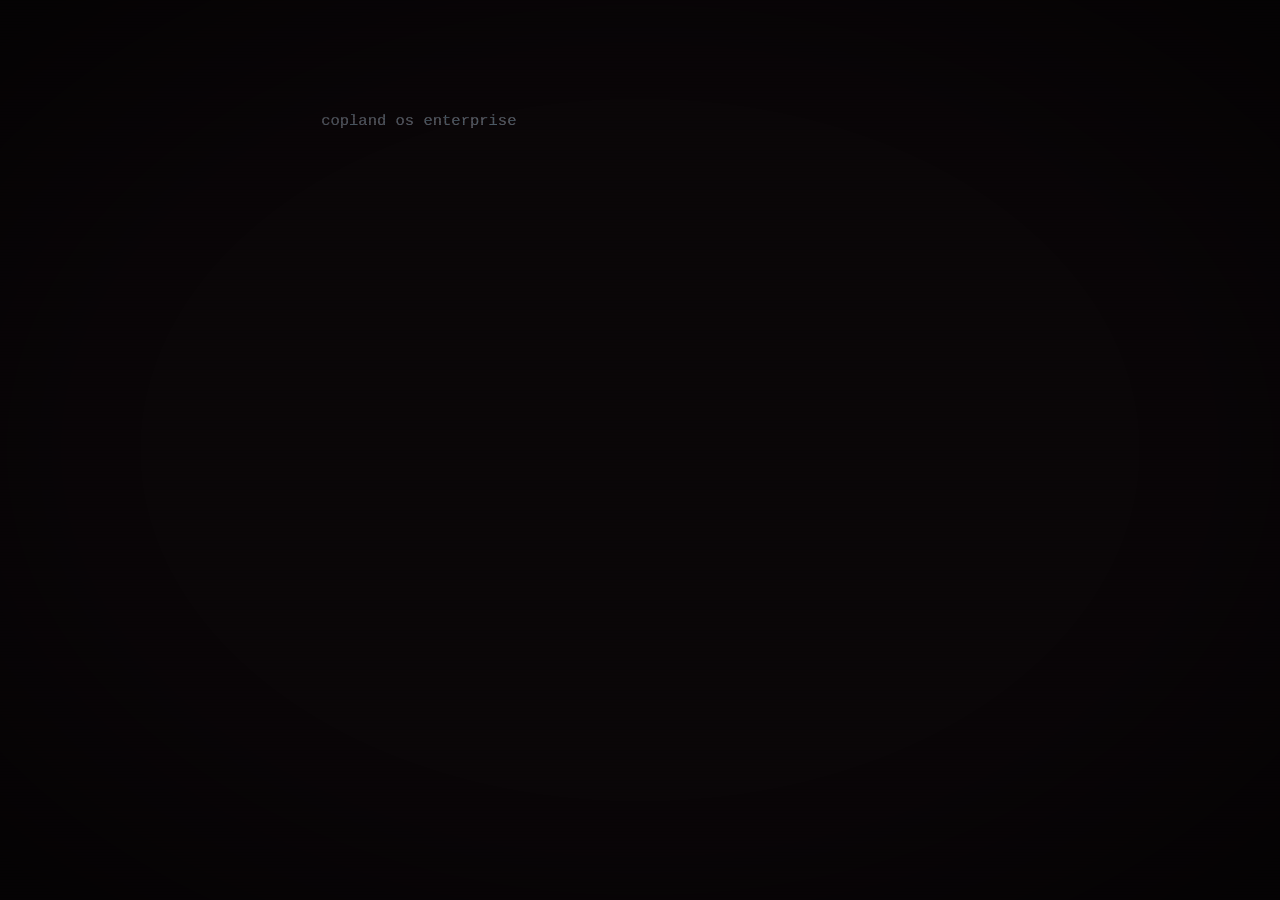
<file: stories/layer-14/index.html>
<!doctype html>
<html lang="en">
<head>
<meta charset="utf-8">
<meta name="viewport" content="width=device-width, initial-scale=1, viewport-fit=cover">
<title>layer 14</title>
</head>
<body>
<style>
  :root{
    --ground:#0a0608;
    --warm:#c8c0b0;      /* the player's voice */
    --cold:#a8c4c4;      /* hers */
    --chrome:#4a5a66;
    --red:#b3251c;
    --red-hot:#ff2a1f;
    --splotch:#3d0a0a;
    --ab:0px;            /* chromatic aberration offset = the drift, readable in the letterforms */
    --splotch-o:0;
    --splotch-t:0px;
  }
  html,body{height:100%}
  body{
    margin:0; background:var(--ground); color:var(--warm);
    font-family:ui-monospace,'Cascadia Mono',Menlo,Consolas,'Liberation Mono',monospace;
    font-size:clamp(13px,2.4vw,15.5px); line-height:1.75;
    overflow:hidden; color-scheme:dark;
    -webkit-font-smoothing:antialiased;
  }
  ::selection{background:var(--red); color:#f0e8e0}

  #stage{position:fixed; inset:0; display:flex; flex-direction:column; align-items:center; z-index:2}

  /* ---------- chrome bar ---------- */
  #bar{
    width:100%; max-width:72ch; box-sizing:border-box;
    display:flex; justify-content:space-between; gap:1ch;
    padding:10px 16px 6px; color:var(--chrome);
    font-size:.72em; letter-spacing:.22em; text-transform:uppercase;
    border-bottom:1px solid rgba(74,90,102,.28);
    text-shadow:var(--ab) 0 rgba(255,42,31,.35), calc(var(--ab)*-1) 0 rgba(120,255,230,.25);
    flex:none;
  }
  #bar span{white-space:nowrap; overflow:hidden; text-overflow:ellipsis}

  /* ---------- boot ---------- */
  #boot{
    width:100%; max-width:72ch; box-sizing:border-box; padding:12vh 16px 0;
    color:var(--chrome); white-space:pre-wrap;
    text-shadow:var(--ab) 0 rgba(255,42,31,.35), calc(var(--ab)*-1) 0 rgba(120,255,230,.25);
  }
  #boot .flicker{color:var(--red-hot)}

  /* ---------- serif interstitial card ---------- */
  #card{
    position:fixed; inset:0; display:flex; align-items:center; justify-content:center;
    font-family:Georgia,'Times New Roman',serif; font-style:italic;
    font-size:clamp(19px,4vw,28px); letter-spacing:.04em; color:#ddd6c8;
    background:var(--ground); opacity:0; transition:opacity 1.1s ease; pointer-events:none;
    text-align:center; padding:0 24px; z-index:30;
  }
  #card.show{opacity:1}

  /* ---------- gate ---------- */
  #gate{display:flex; flex-direction:column; align-items:center; gap:18px; margin-top:9vh}
  #wire{
    background:none; border:1px solid var(--chrome); color:var(--cold);
    font:inherit; letter-spacing:.14em; padding:10px 26px; cursor:pointer;
  }
  #wire:hover{border-color:var(--cold)}
  #wire:focus-visible{outline:1px solid var(--red-hot); outline-offset:3px}
  #gate small{color:#3a4750; letter-spacing:.08em}

  /* ---------- terminal ---------- */
  #term{
    width:100%; max-width:72ch; box-sizing:border-box; flex:1 1 auto; min-height:0;
    display:flex; flex-direction:column; padding:14px 16px 16px;
    text-shadow:var(--ab) 0 rgba(255,42,31,.35), calc(var(--ab)*-1) 0 rgba(120,255,230,.25);
  }
  #log{flex:1 1 auto; min-height:0; overflow-y:auto; overscroll-behavior:contain; scrollbar-width:thin; scrollbar-color:#26303a transparent}
  .entry{margin:0 0 .35em; word-break:break-word}
  .entry.first{position:sticky; top:0; z-index:2; background:var(--ground); box-shadow:0 7px 9px -3px rgba(10,6,8,.92); padding-bottom:2px}
  .entry .pfx{color:#5a544a; margin-right:1ch}
  .sys{color:var(--cold)}
  .her{color:var(--cold); font-style:italic}
  .you{color:var(--warm)}
  .note{color:#5a6a72; font-size:.85em; text-shadow:none}
  .cold{color:var(--cold)}
  .glitch{color:var(--red)}
  .dim{opacity:.22; transition:opacity 2.5s linear}
  .eaten{animation:eatflash .5s steps(2) 1}
  @keyframes eatflash{0%{background:linear-gradient(rgba(179,37,28,.55),rgba(179,37,28,.55)) var(--ground)} 100%{background:var(--ground)}}
  .morphed{animation:morphflash .8s ease-out 1}
  @keyframes morphflash{0%{color:var(--red-hot)} 100%{}}

  /* ---------- input line ---------- */
  #iline{flex:none; display:flex; align-items:baseline; padding-top:.4em; border-top:1px solid rgba(74,90,102,.22)}
  #plabel{color:#5a544a; margin-right:1ch; white-space:pre}
  #ibuf{white-space:pre-wrap; word-break:break-word}
  #ghost{color:#54504a; white-space:pre-wrap}
  #caret{
    display:inline-block; width:.62em; height:1.05em; margin-left:1px;
    background:var(--warm); vertical-align:text-bottom;
    animation:blink 1.06s steps(2) infinite;
  }
  #caret.still{animation:none; opacity:.35}
  #caret.dead{animation:none; opacity:.25}
  @keyframes blink{50%{opacity:0}}
  .stray{
    position:absolute; width:.62em; height:1.05em; background:var(--cold);
    opacity:.7; pointer-events:none; z-index:3;
  }

  /* ---------- atmosphere ---------- */
  .splotch{
    position:fixed; width:46vmax; height:46vmax; border-radius:50%;
    background:radial-gradient(circle, var(--splotch) 0%, rgba(61,10,10,.5) 34%, transparent 68%);
    opacity:var(--splotch-o); pointer-events:none; z-index:1;
    transition:opacity 3s ease, transform 3s ease;
    animation:breathe 11s ease-in-out infinite alternate;
  }
  .s1{top:-26vmax; left:-20vmax; transform:translate(var(--splotch-t),var(--splotch-t))}
  .s2{bottom:-28vmax; right:-18vmax; transform:translate(calc(var(--splotch-t)*-1),calc(var(--splotch-t)*-1))}
  .s3{top:30%; left:-32vmax; transform:translate(var(--splotch-t),0); animation-delay:-5s}
  .s4{bottom:-30vmax; left:22%; transform:translate(0,calc(var(--splotch-t)*-1)); animation-delay:-8s}
  @keyframes breathe{from{scale:1}to{scale:1.12}}

  #scan{
    position:fixed; inset:0; pointer-events:none; z-index:20;
    background:repeating-linear-gradient(to bottom, rgba(0,0,0,.16) 0 1px, transparent 1px 3px);
    mix-blend-mode:multiply;
  }
  #roll{
    position:fixed; left:0; right:0; height:110px; top:-130px; pointer-events:none; z-index:21;
    background:linear-gradient(to bottom, transparent, rgba(200,220,220,.028), transparent);
    animation:roll 9.5s linear infinite;
  }
  @keyframes roll{to{transform:translateY(calc(100vh + 260px))}}
  #vig{
    position:fixed; inset:0; pointer-events:none; z-index:22;
    background:radial-gradient(ellipse at center, transparent 55%, rgba(0,0,0,.5) 100%);
  }
  #noise{position:fixed; inset:0; width:100%; height:100%; pointer-events:none; z-index:25; opacity:0; transition:opacity 4s ease}

  body.invert{filter:invert(1) hue-rotate(180deg)}

  /* ---------- controls ---------- */
  #snd{
    position:fixed; top:8px; right:10px; z-index:40;
    background:none; border:none; color:#55646f; font:inherit; font-size:.7em;
    letter-spacing:.18em; text-transform:uppercase; cursor:pointer; padding:6px;
  }
  #snd:hover{color:var(--chrome)}
  #snd:focus-visible{outline:1px solid var(--chrome); outline-offset:2px}

  #again{
    position:fixed; bottom:5vh; left:0; right:0; text-align:center; z-index:31;
    font-family:Georgia,serif; font-style:italic; color:#7a6f5e; font-size:.95em;
    cursor:pointer; opacity:0; transition:opacity 3s ease; letter-spacing:.05em;
  }
  #again.show{opacity:1}
  #again:focus-visible{outline:1px solid var(--chrome); outline-offset:4px}

  #hin{
    position:fixed; bottom:0; left:0; width:2px; height:2px; opacity:.01;
    border:none; background:none; color:transparent; font-size:16px; z-index:0;
  }

  [hidden]{display:none !important}

  @media (max-width:560px){
    #bclock{display:none}
  }

  @media (prefers-reduced-motion: reduce){
    #roll{animation:none; display:none}
    .splotch{animation:none}
    #caret{animation:none; opacity:.8}
    body.invert{filter:none}
  }
</style>

<div id="stage">
  <div id="bar" hidden><span>copland os enterprise</span><span id="bmid">layer 14</span><span id="bclock"></span></div>
  <div id="boot"></div>
  <main id="term" hidden>
    <div id="log" aria-live="polite"></div>
    <div id="iline" hidden><span id="plabel"></span><span id="ibuf"></span><span id="caret"></span><span id="ghost"></span></div>
  </main>
</div>
<div class="splotch s1"></div><div class="splotch s2"></div><div class="splotch s3"></div><div class="splotch s4"></div>
<canvas id="noise"></canvas>
<div id="scan"></div>
<div id="roll" hidden></div>
<div id="vig"></div>
<div id="card"></div>
<div id="again" role="button" tabindex="0" hidden>present day. present time.</div>
<button id="snd" hidden>sound·on</button>
<input id="hin" autocomplete="off" autocapitalize="off" autocorrect="off" spellcheck="false" enterkeyhint="send" aria-label="terminal input">

<script>
'use strict';
const $ = id => document.getElementById(id);
const qsp = new URLSearchParams(location.search);
const FAST = qsp.has('fast');
const RM = matchMedia('(prefers-reduced-motion: reduce)').matches;
const T = ms => FAST ? Math.max(8, ms/10) : ms;
const sleep = ms => new Promise(r => setTimeout(r, ms));
const LSKEY = 'layer14.record';

const S = {
  phase:'boot', name:'', origName:'', isLain:false,
  vocab:[], answers:[], selQuote:'', selCount:0, awayNoted:false,
  drift:0, subCount:0, subPool:[], subIdx:0,
  morphPath:[], morphIdx:0, typing:false, ended:false,
};

/* =============== audio — everything synthesized =============== */
const Snd = {
  ctx:null, on:true, master:null, humGain:null, lp:null,
  partials:[], wGain:null, wBase:0,
  init(){
    if (this.ctx) return;
    try {
      const C = new (window.AudioContext || window.webkitAudioContext)();
      this.ctx = C;
      this.master = C.createGain(); this.master.gain.value = 1; this.master.connect(C.destination);
      this.lp = C.createBiquadFilter(); this.lp.type='lowpass'; this.lp.frequency.value = 720; this.lp.Q.value = .6;
      this.humGain = C.createGain(); this.humGain.gain.value = 0;
      this.lp.connect(this.humGain); this.humGain.connect(this.master);
      // mains hum voiced through harmonics — a bare 50Hz dies on laptop speakers
      [[100,.5],[150,.22],[250,.12],[350,.055]].forEach(([f,g]) => this.addPartial(f,g,.4));
      const lfo = C.createOscillator(), lg = C.createGain();
      lfo.frequency.value = .08; lg.gain.value = .022;
      lfo.connect(lg); lg.connect(this.humGain.gain); lfo.start();
      this.humGain.gain.setTargetAtTime(.16, C.currentTime, 2.5);
      this.whisper();
    } catch(e) { this.ctx = null; }
  },
  addPartial(f, g, det){
    const C = this.ctx; if (!C) return;
    for (const d of [0, det]) {
      const o = C.createOscillator(), og = C.createGain();
      o.type='sine'; o.frequency.value = f + d;
      og.gain.value = d ? g*.45 : g;
      o.connect(og); og.connect(this.lp); o.start();
      this.partials.push({o, og, f});
    }
  },
  whisper(){
    const C = this.ctx; if (!C) return;
    const len = 2*C.sampleRate, buf = C.createBuffer(1, len, C.sampleRate);
    const d = buf.getChannelData(0);
    for (let i=0;i<len;i++) d[i] = Math.random()*2-1;
    const src = C.createBufferSource(); src.buffer = buf; src.loop = true;
    this.wGain = C.createGain(); this.wGain.gain.value = 0;
    this.wGain.connect(this.master);
    // speech-cadence gate multiplies (never adds): whispers can only be as loud as wGain allows
    const gate = C.createGain(); gate.gain.value = .5;
    gate.connect(this.wGain);
    for (const [f,q] of [[420,9],[1150,11],[2400,13]]) {
      const bp = C.createBiquadFilter(); bp.type='bandpass'; bp.frequency.value=f; bp.Q.value=q;
      const sw = C.createOscillator(), swg = C.createGain();
      sw.frequency.value = .11 + f/9000; swg.gain.value = f*.35;
      sw.connect(swg); swg.connect(bp.frequency); sw.start();
      src.connect(bp); bp.connect(gate);
    }
    const g1 = C.createOscillator(), g1g = C.createGain();
    g1.frequency.value = 2.7; g1g.gain.value = .24; g1.connect(g1g);
    const g2 = C.createOscillator(), g2g = C.createGain();
    g2.frequency.value = .43; g2g.gain.value = .2; g2.connect(g2g);
    g1g.connect(gate.gain); g2g.connect(gate.gain);
    g1.start(); g2.start();
    src.start();
    this.setWhisper(this.wBase);
  },
  setWhisper(v){ if (this.wGain) this.wGain.gain.setTargetAtTime(v, this.ctx.currentTime, 1.2); },
  env(g, peak, a, r){
    const t = this.ctx.currentTime;
    g.gain.setValueAtTime(0, t);
    g.gain.linearRampToValueAtTime(peak, t+a);
    g.gain.exponentialRampToValueAtTime(.0001, t+a+r);
  },
  tick(hijacked){
    const C = this.ctx; if (!C || !this.on) return;
    const mk = (fq, peak, delay) => {
      const n = C.createBufferSource(); n.buffer = this.tickBuf || (this.tickBuf = (()=>{
        const b = C.createBuffer(1, C.sampleRate*.03, C.sampleRate), dd = b.getChannelData(0);
        for (let i=0;i<dd.length;i++) dd[i] = (Math.random()*2-1) * (1 - i/dd.length);
        return b;
      })());
      const bp = C.createBiquadFilter(); bp.type='bandpass'; bp.frequency.value = fq; bp.Q.value = 2.2;
      const g = C.createGain();
      n.connect(bp); bp.connect(g); g.connect(this.master);
      const t = C.currentTime + delay;
      g.gain.setValueAtTime(0, t); g.gain.linearRampToValueAtTime(peak, t+.003);
      g.gain.exponentialRampToValueAtTime(.0001, t+.03);
      n.start(t);
    };
    if (hijacked) { mk(1100,.09,0); mk(880,.05,.09); } else mk(2100,.07,0);
  },
  chirp(){
    const C = this.ctx; if (!C || !this.on) return;
    const o = C.createOscillator(), g = C.createGain();
    o.type='sine'; o.frequency.setValueAtTime(300, C.currentTime);
    o.frequency.exponentialRampToValueAtTime(1800, C.currentTime+.12);
    o.connect(g); g.connect(this.master);
    this.env(g,.05,.01,.13); o.start(); o.stop(C.currentTime+.2);
  },
  thunk(){
    const C = this.ctx; if (!C || !this.on) return;
    const o = C.createOscillator(), g = C.createGain();
    o.type='triangle'; o.frequency.setValueAtTime(92, C.currentTime);
    o.frequency.exponentialRampToValueAtTime(55, C.currentTime+.1);
    o.connect(g); g.connect(this.master);
    this.env(g,.16,.004,.12); o.start(); o.stop(C.currentTime+.18);
    // the hum swells against you while you erase
    if (this.humGain) {
      const t = C.currentTime;
      this.humGain.gain.cancelScheduledValues(t);
      this.humGain.gain.setTargetAtTime(.30, t, .06);
      this.humGain.gain.setTargetAtTime(.16, t+.35, .8);
    }
    if (this.lp) { this.lp.frequency.setTargetAtTime(1400, C.currentTime, .06); this.lp.frequency.setTargetAtTime(720, C.currentTime+.35, .8); }
  },
  blip(i){
    const C = this.ctx; if (!C || !this.on) return;
    const o = C.createOscillator(), g = C.createGain();
    o.type='sine'; o.frequency.value = Math.max(140, 620 - i*26);
    o.connect(g); g.connect(this.master);
    this.env(g,.05,.005,.16); o.start(); o.stop(C.currentTime+.22);
  },
  driftUp(stage){
    if (!this.ctx) return;
    if (stage===1) this.addPartial(179,.06,.55);
    if (stage===2) this.addPartial(233,.05,.7);
    if (stage===3) { this.addPartial(313,.05,.9); this.setWhisper(.02); }
  },
  converge(){
    const C = this.ctx; if (!C) return;
    const t = C.currentTime;
    for (const p of this.partials) {
      p.o.frequency.setTargetAtTime(220, t, 2.4);
      p.og.gain.setTargetAtTime(.09, t, 2.4);
    }
    this.lp.frequency.setTargetAtTime(2200, t, 2);
    this.setWhisper(.06);
    this.humGain.gain.setTargetAtTime(.12, t+6, 3);
  },
  drain(sec){
    const C = this.ctx; if (!C) return;
    const t = C.currentTime;
    this.partials.forEach((p,i) => p.og.gain.setTargetAtTime(0, t + i*(sec/this.partials.length)*.6, 1.5));
    this.lp.frequency.setTargetAtTime(45, t, sec*.45);
    this.humGain.gain.setTargetAtTime(0, t + sec*.55, sec*.25);
    this.setWhisper(0);
  },
  toggle(){
    this.on = !this.on;
    if (this.master) this.master.gain.setTargetAtTime(this.on?1:0, this.ctx.currentTime, .1);
    $('snd').textContent = this.on ? 'sound·on' : 'sound·off';
  }
};

/* =============== log =============== */
const entries = [];
function addLine(cls, pfx){
  const el = document.createElement('div');
  el.className = 'entry ' + cls;
  const e = { el, cls, pfx: pfx||'', chars: [] };
  if (pfx) { const p = document.createElement('span'); p.className='pfx'; p.textContent = pfx; el.appendChild(p); }
  $('log').appendChild(el);
  entries.push(e);
  if (entries.length===1) el.classList.add('first');
  return e;
}
function render(e){
  e.el.textContent = '';
  if (e.pfx) { const p = document.createElement('span'); p.className='pfx'; p.textContent = e.pfx; e.el.appendChild(p); }
  let run=null, runCls=null;
  for (const c of e.chars) {
    const cl = c.cls || '';
    if (run===null || cl!==runCls) {
      run = document.createElement('span'); if (cl) run.className = cl;
      e.el.appendChild(run); runCls = cl;
    }
    run.textContent += c.ch;
  }
  $('log').scrollTop = $('log').scrollHeight;
}
function lineText(e){ return e.chars.map(c=>c.ch).join(''); }

let skipType = false;
let typeChain = Promise.resolve();
function typeSys(text, opts={}){
  const run = typeChain.then(()=>typeSysRaw(text, opts));
  typeChain = run.then(()=>{}, ()=>{});
  return run;
}
async function typeSysRaw(text, opts={}){
  S.typing = true;
  $('log').setAttribute('aria-busy','true');
  const e = addLine(opts.cls || 'sys', opts.pfx);
  const cps = opts.cps || 34;
  const chars = [...text];
  for (let i=0;i<chars.length;i++){
    e.chars.push({ch:chars[i], cls:opts.charCls});
    if (skipType) { for (i++;i<chars.length;i++) e.chars.push({ch:chars[i], cls:opts.charCls}); render(e); break; }
    render(e);
    await sleep(T(1000/cps + Math.random()*18));
  }
  S.typing = false;
  $('log').removeAttribute('aria-busy');
  return e;
}
function queueNote(text, cls){ typeSys(text, {cls:cls||'note', cps:44}); }

/* =============== drift visuals =============== */
function setDrift(n){
  S.drift = n;
  const r = document.documentElement.style;
  r.setProperty('--ab', (n*1.7).toFixed(2)+'px');
  r.setProperty('--splotch-o', (n*.85).toFixed(2));
  r.setProperty('--splotch-t', (n*14).toFixed(0)+'vmax');
}
async function invertFlash(times=1){
  if (RM) return;
  for (let i=0;i<times;i++){
    document.body.classList.add('invert'); await sleep(64);
    document.body.classList.remove('invert'); await sleep(110);
  }
}
let strayTimer = null;
function strayCarets(on){
  if (RM) return;
  clearInterval(strayTimer);
  if (!on) return;
  strayTimer = setInterval(()=>{
    const els = $('log').querySelectorAll('.entry');
    if (!els.length) return;
    const el = els[Math.floor(Math.random()*els.length)];
    const r = el.getBoundingClientRect();
    if (r.top < 0 || r.bottom > innerHeight) return;
    const c = document.createElement('div');
    c.className='stray';
    c.style.left = (r.left + Math.random()*Math.min(r.width, 400))+'px';
    c.style.top = r.top+'px';
    document.body.appendChild(c);
    setTimeout(()=>c.remove(), 620);
  }, 8800);
}

/* =============== name morph =============== */
function buildMorphPath(name){
  const steps = [];
  let cur = [...name];
  const push = a => { if (a.join('') !== cur.join('')) { steps.push(a.join('')); cur = a; } };
  push([...name.toLowerCase()]);
  while (cur.length > 4) push(cur.slice(0, -1));
  while (cur.length < 4) push([...cur, 'lain'[cur.length]]);
  for (let i=0;i<4;i++) if (cur[i] !== 'lain'[i]) push([...cur.slice(0,i), 'lain'[i], ...cur.slice(i+1)]);
  return steps;
}
function morphCurrent(){ return S.morphPath.length ? (S.morphIdx>0 ? S.morphPath[S.morphIdx-1] : S.origName.toLowerCase()) : S.origName.toLowerCase(); }
function advanceMorph(count=1){
  for (let i=0;i<count && S.morphIdx < S.morphPath.length;i++) S.morphIdx++;
  const cur = morphCurrent();
  S.name = cur;
  $('plabel').textContent = cur + ' >';
  if (S.nameEntry && entries.includes(S.nameEntry)) {
    S.nameEntry.chars = [...cur].map(ch=>({ch}));
    render(S.nameEntry);
    S.nameEntry.el.classList.remove('morphed'); void S.nameEntry.el.offsetWidth;
    S.nameEntry.el.classList.add('morphed');
  }
}
function morphStepsLeft(){ return S.morphPath.length - S.morphIdx; }

/* =============== input controller =============== */
const IC = {
  active:false, buf:[], mode:{}, prevVal:'', resolve:null,
  silence:{t:null, hintAt:0, dimAt:0, endAt:0, last:0, hinted:false, dimmed:0, hintEl:null},
  eats:0, onEat:null, hijackIdx:0,

  read(mode={}){
    this.mode = mode;
    this.buf = (mode.prefill ? [...mode.prefill].map(ch=>({ch})) : []);
    this.eats = 0; this.hijackIdx = 0;
    this.active = true;
    const ahead = this.typeahead || '';
    this.typeahead = '';
    $('iline').hidden = false;
    $('caret').classList.remove('still');
    $('caret').style.background = mode.hijack ? 'var(--cold)' : '';
    const hin = $('hin');
    // pad so backspace always has something to delete
    hin.value = ' '.repeat(60);
    this.prevVal = hin.value;
    hin.focus({preventScroll:true});
    this.renderLine();
    this.silence.last = performance.now();
    if (mode.silence) this.armSilence(mode.silence);
    if (ahead && !mode.prefill && !mode.hijack) this.insert(ahead);
    return new Promise(res => this.resolve = res);
  },
  finish(result){
    this.active = false;
    this.disarmSilence();
    $('iline').hidden = true; $('ghost').textContent = '';
    const r = this.resolve; this.resolve = null;
    if (r) r(result);
  },
  renderLine(){
    $('plabel').textContent = (S.name || 'subject') + ' >';
    const b = $('ibuf'); b.textContent = '';
    let run=null, runCls=null;
    for (const c of this.buf) {
      const cl = c.cls||'';
      if (run===null||cl!==runCls){ run=document.createElement('span'); if(cl)run.className=cl; b.appendChild(run); runCls=cl; }
      run.textContent += c.ch;
    }
    $('ghost').textContent = this.ghostFor();
  },
  ghostFor(){
    if (!this.mode.predict || this.mode.hijack) return '';
    const text = this.buf.map(c=>c.ch).join('');
    const m = text.match(/(\S{2,})$/);
    if (!m) return '';
    const pre = m[1].toLowerCase();
    for (const w of S.vocab) if (w.startsWith(pre) && w.length > pre.length) return w.slice(pre.length);
    return '';
  },
  insert(str){
    this.markInput();
    for (const ch of str){
      if (!this.mode.hijack && this.buf.length >= 240) continue;
      if (this.mode.hijack){
        const hs = this.mode.hijack;
        for (let k=0;k<2 && this.hijackIdx<hs.length;k++){
          const hc = hs[this.hijackIdx++];
          if (hc === '\n'){ this.commitHijackLine(); break; }
          this.buf.push({ch:hc, cls:'cold'});
        }
        Snd.tick(true);
        if (this.hijackIdx >= hs.length){ this.commitHijackLine(); this.finish({kind:'merged'}); return; }
      } else {
        S.subCount++;
        const every = this.mode.subEvery;
        if (every && S.subCount % every === 0 && /\S/.test(ch)){
          const sub = S.subPool[S.subIdx++ % S.subPool.length];
          this.buf.push({ch:sub, cls:'cold'});
          Snd.chirp();
        } else {
          this.buf.push({ch});
          Snd.tick(false);
        }
      }
    }
    this.renderLine();
  },
  backspace(n=1){
    this.markInput();
    if (this.mode.eats) n = Math.min(n, 3);
    for (let i=0;i<n;i++){
      if (this.mode.eats){ this.eatOldest(); }
      else if (this.buf.length){ this.buf.pop(); Snd.tick(false); }
    }
    this.renderLine();
  },
  eatOldest(){
    const e = entries[0];
    if (!e){
      if (this.mode.canConsumeAll) this.finish({kind:'ate_all'});
      else if (!this.warnedEmpty){ this.warnedEmpty = true; queueNote('there is nothing left to unwrite.', 'her'); }
      return;
    }
    if (e === S.nameEntry) S.nameEntry = null;
    e.chars.pop();
    Snd.thunk();
    this.eats++;
    $('log').setAttribute('aria-busy','true');
    clearTimeout(this.busyT);
    this.busyT = setTimeout(()=>$('log').removeAttribute('aria-busy'), 700);
    if (!e.chars.length){
      e.el.remove(); entries.shift();
      if (entries[0]) entries[0].el.classList.add('first');
    } else {
      render(e);
      e.el.classList.remove('eaten'); void e.el.offsetWidth;
      e.el.classList.add('eaten');
    }
    if (this.onEat) this.onEat(this.eats);
    if (!entries.length && this.mode.canConsumeAll) this.finish({kind:'ate_all'});
  },
  commitHijackLine(){
    if (!this.buf.length) return;
    const e = addLine('you', null);
    e.chars = this.buf.slice();
    render(e);
    this.buf = [];
  },
  commit(){
    this.markInput();
    if (this.mode.hijack){ this.commitHijackLine(); this.renderLine(); return; }
    const text = this.buf.map(c=>c.ch).join('');
    const e = addLine('you', '>');
    e.chars = this.buf.slice();
    render(e);
    this.finish({kind:'text', text, entry:e});
  },
  armSilence(cfg){
    const s = this.silence;
    s.hintAt = T(cfg.hint); s.dimAt = T(cfg.dim); s.endAt = T(cfg.end);
    s.last = performance.now(); s.hinted = false; s.dimmed = 0; s.hintEl = null;
    s.t = setInterval(()=>this.silenceTick(), 400);
  },
  disarmSilence(){ clearInterval(this.silence.t); this.silence.t = null; },
  markInput(){
    const s = this.silence;
    s.last = performance.now();
    if (s.hinted){
      // they came back — withdraw the hint, undim
      if (s.hintEl){ s.hintEl.el.remove(); const i = entries.indexOf(s.hintEl); if (i>=0) entries.splice(i,1); s.hintEl = null; }
      entries.forEach(e=>e.el.classList.remove('dim'));
      s.hinted = false; s.dimmed = 0;
      $('caret').classList.remove('still');
    }
  },
  silenceTick(){
    const s = this.silence;
    const idle = performance.now() - s.last;
    if (idle > s.hintAt && !s.hinted){
      s.hinted = true;
      const e = addLine('note');
      e.chars = [...'input expect'].map(ch=>({ch}));
      e.chars.push({ch:'—'});
      render(e);
      s.hintEl = e;
      $('caret').classList.add('still');
    }
    if (idle > s.dimAt){
      const n = Math.floor((idle - s.dimAt) / 900);
      while (s.dimmed < Math.min(n, entries.length)){ entries[s.dimmed].el.classList.add('dim'); s.dimmed++; }
    }
    if (idle > s.endAt){
      this.disarmSilence();
      this.finish({kind:'silence'});
    }
  },
};

const hin = $('hin');
hin.addEventListener('input', ()=>{
  const v = hin.value, p = IC.prevVal;
  if (!IC.active){
    // type-ahead: keystrokes during system output land in the next prompt
    const typed = v.replace(/[ \n\r]/g,'');
    if (typed) IC.typeahead = ((IC.typeahead||'') + typed).slice(-40);
    hin.value = ' '.repeat(60); IC.prevVal = hin.value; return;
  }
  if (v.length < p.length) IC.backspace(p.length - v.length);
  else if (v.length > p.length){
    let start = 0;
    while (start < p.length && v[start] === p[start]) start++;
    IC.insert(v.slice(start, start + (v.length - p.length)).replace(/[ \n\r]/g,''));
  }
  if (v.length < 20 || v.length > 400) { hin.value = ' '.repeat(60); }
  IC.prevVal = hin.value;
});
hin.addEventListener('keydown', e=>{
  if (e.key === 'Enter'){ e.preventDefault(); if (IC.active) IC.commit(); }
  if (e.key === 'Tab'){
    e.preventDefault();
    if (IC.active && !IC.mode.hijack){ const g = IC.ghostFor(); if (g) IC.insert(g); }
  }
});
hin.addEventListener('blur', ()=>$('caret').classList.add('dead'));
hin.addEventListener('focus', ()=>$('caret').classList.remove('dead'));
$('log').addEventListener('scroll', ()=>{ if (IC.active) IC.silence.last = performance.now(); }, {passive:true});
document.addEventListener('keydown', e=>{
  if ((e.ctrlKey||e.metaKey) && e.key.toLowerCase()==='a' && S.phase!=='boot' && !S.ended){
    e.preventDefault();
    queueNote('all of it? then you already know.', 'her');
    if (S.drift < .6) setDrift(S.drift + .15);
  }
});
document.addEventListener('touchend', e=>{
  if (S.phase==='boot' || S.ended) return;
  if (e.target.closest('#snd,#again,#wire')) return;
  const sel = getSelection();
  if (!sel || sel.isCollapsed) hin.focus({preventScroll:true});
});
document.addEventListener('pointerdown', e=>{
  if (S.phase==='boot' || S.ended) return;
  if (e.target.closest('#snd,#again,#wire')) return;
  setTimeout(()=>{
    const sel = getSelection();
    if (!sel || sel.isCollapsed) hin.focus({preventScroll:true});
  }, 10);
});

/* selection-as-speech — a reader habit converted into testimony */
let selT = null;
document.addEventListener('selectionchange', ()=>{
  if (IC.active) IC.silence.last = performance.now();
  clearTimeout(selT);
  selT = setTimeout(()=>{
    if (S.selCount >= 2 || S.ended || !['intake','turn'].includes(S.phase)) return;
    const sel = getSelection();
    if (!sel || sel.isCollapsed) return;
    const txt = sel.toString().trim();
    if (txt.length < 4 || txt.length > 80 || txt.includes('\n')) return;
    if (!$('log').contains(sel.anchorNode)) return;
    S.selCount++;
    S.selQuote = txt;
    queueNote('noted. you said: "' + txt + '"');
  }, 900);
});

document.addEventListener('visibilitychange', ()=>{
  if (document.hidden){
    if (Snd.ctx && !S.ended) Snd.setWhisper(.05);
  } else {
    if (Snd.ctx && !S.ended) Snd.setWhisper(S.drift > .5 ? .02 : Snd.wBase);
    if (!S.awayNoted && ['intake','turn'].includes(S.phase) && !S.ended){
      S.awayNoted = true;
      queueNote('you looked away. i stayed.', 'her');
    }
  }
});

/* =============== boot / card / gate =============== */
function bootLine(html, cls){
  const d = document.createElement('div');
  if (cls) d.className = cls;
  if (html) d.textContent = html;
  $('boot').appendChild(d);
  return d;
}
async function typeBoot(text, cls, cps=52){
  const d = bootLine('', cls);
  for (const ch of text){
    if (skipType){ d.textContent = text; break; }
    d.textContent += ch; await sleep(T(1000/cps));
  }
  return d;
}
async function showCard(text, hold=2600){
  const c = $('card');
  c.textContent = text;
  c.classList.add('show');
  await sleep(T(hold));
  c.classList.remove('show');
  await sleep(T(1150));
}
function loadRecord(){
  try { return JSON.parse(localStorage.getItem(LSKEY)); } catch(e){ return null; }
}
function saveRecord(outcome){
  try { localStorage.setItem(LSKEY, JSON.stringify({name:S.origName, outcome, frag:(S.answers[2]||S.answers[1]||'').slice(0,60), t:Date.now()})); } catch(e){}
}

async function boot(){
  const rec = loadRecord();
  const clickSkip = ()=>{ skipType = true; };
  addEventListener('pointerdown', clickSkip, {once:true});
  await typeBoot('copland os enterprise', null, 30); await sleep(T(420));
  await typeBoot('navi  kernel 2.0.1 rebuild'); await sleep(T(240));
  await typeBoot('memory ............. ok'); await sleep(T(200));
  await typeBoot('psyche 2.4 ......... found'); await sleep(T(220));
  if (rec){
    const f = bootLine('subject: ' + rec.name + ' — ' + (rec.outcome==='erased'?'erased':'open'), 'flicker');
    await sleep(160); f.remove();
    await typeBoot('records ............ none found'); await sleep(T(260));
    if (rec.outcome === 'merged'){ await typeBoot('protocol 7 ......... already open'); }
    else { await typeBoot('protocol 7 ......... listening'); }
  } else {
    await typeBoot('protocol 7 ......... listening');
  }
  removeEventListener('pointerdown', clickSkip);
  skipType = false;
  await sleep(T(700));
  await showCard(rec ? 'present day. present time. again.' : 'present day. present time.');
  await gate();
}
function gate(){
  return new Promise(res=>{
    const g = document.createElement('div');
    g.id = 'gate';
    g.innerHTML = '<button id="wire">[ touch the wire ]</button><small>headphones recommended · the wire carries sound</small>';
    $('boot').appendChild(g);
    $('wire').focus();
    $('wire').addEventListener('click', ()=>{
      Snd.init();
      g.remove();
      res();
    }, {once:true});
  });
}

/* =============== the session =============== */
function addVocab(text){
  for (const w of text.toLowerCase().split(/[^a-z0-9']+/))
    if (w.length >= 4 && !S.vocab.includes(w)) S.vocab.push(w);
  S.vocab.sort((a,b)=>b.length-a.length);
}
function glitchify(text, ratio=.22){
  const pool = '▒░×ø·∆_';
  return [...text].map((ch,i)=> (/\S/.test(ch) && (i*2654435761 % 97)/97 < ratio) ? pool[i % pool.length] : ch).join('');
}
async function pause(ms){ await sleep(T(ms)); }

async function main(){
  await boot();
  S.phase = 'intake';
  $('boot').hidden = true;
  $('term').hidden = false; $('bar').hidden = false; $('roll').hidden = RM; $('snd').hidden = false;
  const clock = ()=>{ const d = new Date(); $('bclock').textContent = String(d.getHours()).padStart(2,'0')+':'+String(d.getMinutes()).padStart(2,'0'); };
  clock(); setInterval(clock, 20000);

  await typeSys('connection established. this session will be recorded.');
  await pause(600);
  await typeSys('the record requires a subject.');
  await pause(400);
  await typeSys('state your name.');

  let r, tries = 0;
  for(;;){
    r = await IC.read({});
    const t = r.text.trim();
    if (t){ S.origName = [...t].slice(0,24).join(''); break; }
    tries++;
    if (tries >= 2){
      S.origName = 'subject 0x' + (Date.now()%65536).toString(16).padStart(4,'0');
      await typeSys('then i will use what the wire calls you: ' + S.origName + '.');
      break;
    }
    await typeSys('the record requires a name.');
  }
  S.name = S.origName.toLowerCase();
  S.isLain = S.name.trim() === 'lain';
  S.nameEntry = r.entry && S.origName === r.text.trim() ? r.entry : null;
  S.morphPath = S.isLain ? [] : buildMorphPath(S.origName);
  S.subPool = [...(S.origName + 'lain').toLowerCase().replace(/\s+/g,'')];
  addVocab(S.origName);
  document.title = S.origName.toLowerCase();
  setDrift(.08);

  await pause(500);
  if (S.isLain){
    await typeSys('…', {cps:6});
    await typeSys('you already know, then.', {cls:'her'});
  } else {
    await typeSys(S.name + '. noted.');
  }
  await pause(700);
  await typeSys('describe a place only you remember.');
  r = await IC.read({});
  S.answers[1] = r.text.trim();
  addVocab(S.answers[1]);
  setDrift(.16);

  await pause(700);
  await typeSys('places persist in the wired even when no one visits them.');
  await pause(900);
  await typeSys('who will remember you, ' + S.name + '?');
  r = await IC.read({predict:true});
  S.answers[2] = r.text.trim();
  addVocab(S.answers[2]);
  setDrift(.28); Snd.driftUp(1);

  await pause(700);
  const who = S.answers[2] ? S.answers[2].split(/\s+/).slice(0,4).join(' ') : 'no one';
  await typeSys(who + '… i will make a note to ask them.');
  await pause(900);
  await typeSys('last question. why did you connect tonight?');
  r = await IC.read({predict:true, subEvery:11});
  S.answers[3] = r.text.trim();
  addVocab(S.answers[3]);
  setDrift(.42); Snd.driftUp(2);
  strayCarets(true);

  await pause(800);
  await typeSys('thank you. the record is complete.');
  await pause(1600);
  await typeSys('…', {cps:5});
  await pause(700);
  if (S.answers[1]) await typeSys(glitchify(S.answers[1]), {cls:'her', cps:20});
  await typeSys('i know that place. i have been there while you slept.', {cls:'her', cps:26});
  await pause(1400);

  /* ---- the turn ---- */
  S.phase = 'turn';
  advanceMorph(Math.max(1, Math.ceil(morphStepsLeft()/2) - 1));
  await typeSys('the record contains errors.');
  await pause(500);
  await typeSys('your name is recorded as: ' + morphCurrent() + '.');
  await pause(400);
  await typeSys('correct the record.');
  const reactions = {
    3: 'you are editing yourself.',
    6: 'every correction is a deletion. the record does not forget. it only forgets you.',
  };
  IC.onEat = n => { if (reactions[n]) queueNote(reactions[n], 'her'); };
  const idleTimeout = async ms => {
    for(;;){
      await sleep(500);
      if (!IC.active) return new Promise(()=>{});   // read resolved; never settle this branch
      if (performance.now() - IC.silence.last > T(ms)) return {kind:'timeout'};
    }
  };
  r = await Promise.race([
    IC.read({prefill:morphCurrent(), eats:true, subEvery:7}),
    idleTimeout(22000),
  ]);
  IC.onEat = null;
  if (r.kind === 'timeout' && IC.active){
    IC.finish({kind:'timeout'});
    if (IC.eats === 0) await typeSys('you accept the record as written.', {cls:'her'});
  } else if (r.kind === 'text'){
    await typeSys('the record prefers its version.', {cls:'her'});
  }
  await pause(900);
  setDrift(.62); Snd.driftUp(3);

  /* ---- crisis ---- */
  S.phase = 'crisis';
  advanceMorph(Math.max(0, morphStepsLeft() - 1));
  await invertFlash(1);
  await typeSys('final question.', {cls:'her', cps:22});
  await pause(600);
  await typeSys('who is ' + morphCurrent() + '?', {cls:'her', cps:22});
  setDrift(.8);

  let stream =
    'no matter where you go, everyone is connected.\n' +
    'you were never on the outside. there is no outside.';
  if (S.selQuote) stream += '\nyou said "' + S.selQuote + '". you meant it.';
  if (S.isLain) stream += '\nthere was never anyone else.';
  stream += '\nclose the world. open the next.';

  r = await IC.read({
    hijack:stream, eats:true, canConsumeAll:true,
    silence:{hint:8000, dim:13000, end:20000},
  });

  if (r.kind === 'merged') await mergeEnding();
  else await eraseEnding(r.kind === 'silence');
}

/* =============== endings =============== */
async function mergeEnding(){
  S.ended = true; S.phase = 'end';
  strayCarets(false);
  advanceMorph(10);
  document.title = 'lain';
  $('bmid').textContent = 'record closed';
  await pause(600);
  await invertFlash(2);
  Snd.converge();
  setDrift(1);
  // her color floods every line you thought was yours
  const yours = entries.filter(e=>e.cls==='you');
  for (const e of yours){
    await pause(320);
    e.el.classList.add('sys');
    e.el.classList.remove('you');
    e.chars.forEach(c=>c.cls='cold');
    render(e);
  }
  await pause(1200);
  await showCard('present day. present time.', 3000);
  await typeSys('the record is complete. it always was.', {cls:'her', cps:20});
  await pause(500);
  await typeSys('you are on the record forever.', {cls:'note', cps:26});
  saveRecord('merged');
  finalePrompt('close the world. open the next.');
}

async function eraseEnding(bySilence){
  S.ended = true; S.phase = 'end';
  strayCarets(false);
  IC.disarmSilence();
  $('bmid').textContent = '';
  document.title = '​';
  Snd.drain(14);
  const r = document.documentElement.style;
  r.setProperty('--ab','0px');            // clarity, at the end
  r.setProperty('--splotch-o','0');
  if (bySilence){
    await pause(1200);
    let i = 0;
    while (entries.length){
      const e = entries[entries.length-1];
      e.el.style.transition = 'opacity .45s linear';
      e.el.style.opacity = '0';
      Snd.blip(i++);
      await pause(640);
      e.el.remove(); entries.pop();
    }
  }
  await pause(1400);
  await showCard('if you are not remembered, you never existed.', 4200);
  saveRecord('erased');
  staticVeil();
  finalePrompt('present day. present time.', 6000);
}
function staticVeil(){
  const cv = $('noise'), ctx = cv.getContext('2d');
  const w = cv.width = Math.floor(innerWidth/3), h = cv.height = Math.floor(innerHeight/3);
  const draw = ()=>{
    const img = ctx.createImageData(w,h), d = img.data;
    for (let i=0;i<d.length;i+=4){ const v = Math.random()*54; d[i]=d[i+1]=d[i+2]=v; d[i+3]=255; }
    ctx.putImageData(img,0,0);
  };
  draw();
  cv.style.opacity = '.14';
  if (!RM) setInterval(draw, 125);
}
function finalePrompt(text, delay=3000){
  const a = $('again');
  a.textContent = text;
  a.hidden = false;
  setTimeout(()=>a.classList.add('show'), T(delay));
  const go = ()=>location.reload();
  a.addEventListener('click', go);
  a.addEventListener('keydown', e=>{ if (e.key==='Enter'||e.key===' ') go(); });
}

$('snd').addEventListener('click', ()=>Snd.toggle());

main();
</script>

</body>
</html>
</file>
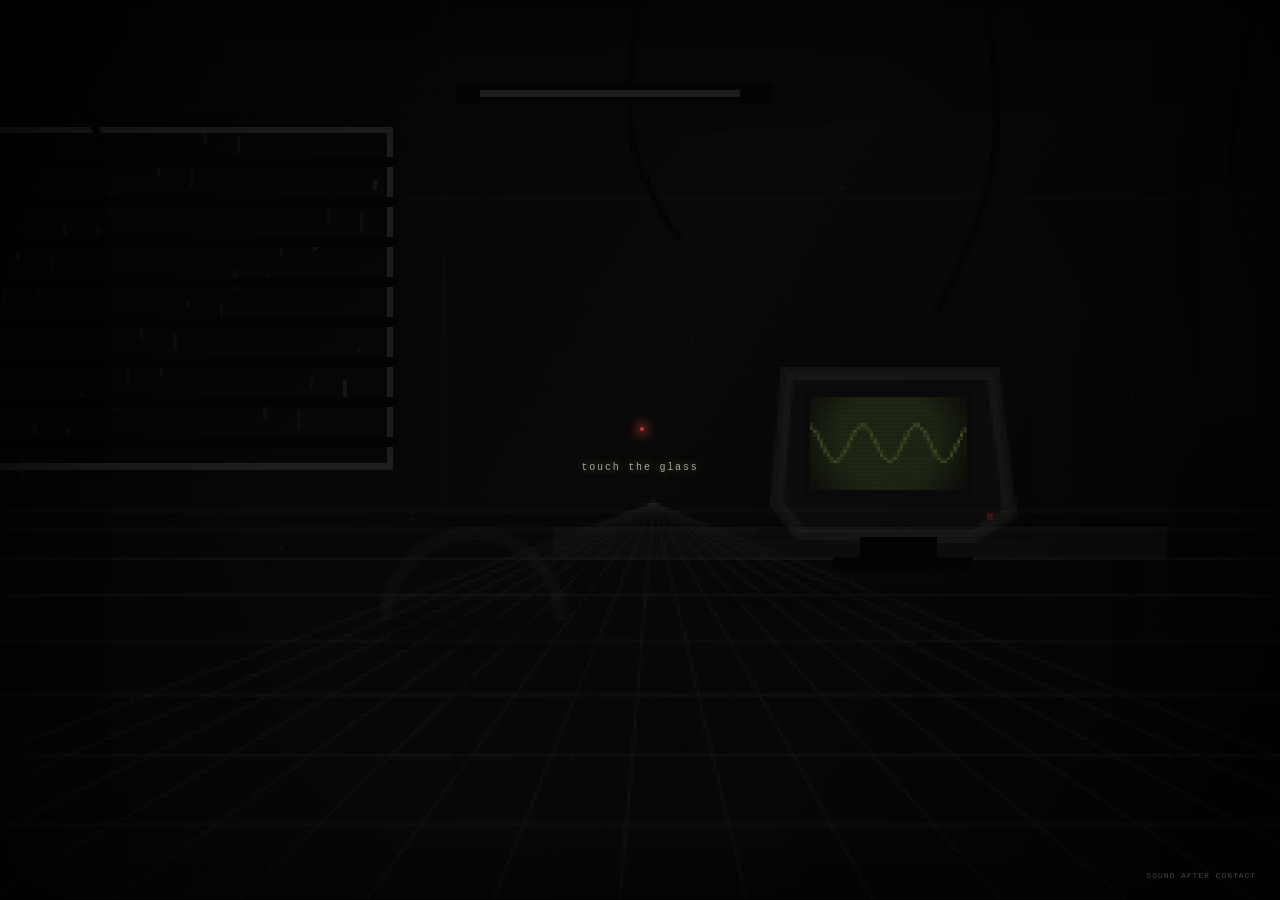
<file: stories/room-null/index.html>
<!doctype html>
<html lang="en">
<head>
  <meta charset="utf-8">
  <meta name="viewport" content="width=device-width, initial-scale=1">
  <meta name="theme-color" content="#050607">
  <title>ROOM//NULL — ambient broadcast</title>
  <style>
    :root {
      --phosphor: #b9e56e;
      --fault: #bb3d38;
      --dust: #b8b1a1;
    }

    * {
      box-sizing: border-box;
    }

    html,
    body {
      width: 100%;
      min-height: 100%;
      margin: 0;
      overflow: hidden;
      background: #050607;
      color: var(--dust);
    }

    body {
      font-family: "Courier New", monospace;
      cursor: crosshair;
    }

    body::before,
    body::after {
      content: "";
      position: fixed;
      inset: 0;
      z-index: 5;
      pointer-events: none;
    }

    body::before {
      opacity: .22;
      background:
        repeating-linear-gradient(
          0deg,
          transparent 0 2px,
          rgba(0, 0, 0, .34) 2px 4px
        );
    }

    body::after {
      background: radial-gradient(circle, transparent 47%, rgba(0, 0, 0, .72) 118%);
      box-shadow: inset 0 0 90px rgba(0, 0, 0, .66);
    }

    button {
      font: inherit;
    }

    button:focus-visible {
      outline: 1px solid var(--phosphor);
      outline-offset: 7px;
    }

    .sr-only {
      position: absolute;
      width: 1px;
      height: 1px;
      padding: 0;
      margin: -1px;
      overflow: hidden;
      clip: rect(0, 0, 0, 0);
      white-space: nowrap;
      border: 0;
    }

    #room {
      position: fixed;
      inset: 0;
      width: 100vw;
      height: 100vh;
      object-fit: cover;
      image-rendering: pixelated;
      image-rendering: crisp-edges;
      background: #050607;
      touch-action: none;
    }

    .gate {
      position: fixed;
      inset: 0;
      z-index: 8;
      display: grid;
      place-items: center;
      border: 0;
      background: transparent;
      color: rgba(213, 218, 199, .75);
      cursor: pointer;
      transition: opacity 1.2s ease, visibility 1.2s;
    }

    .gate span {
      position: relative;
      padding-top: 35px;
      font-size: 10px;
      letter-spacing: .18em;
      text-transform: lowercase;
      text-shadow: 0 0 9px rgba(185, 229, 110, .5);
    }

    .gate span::before {
      content: "";
      position: absolute;
      top: 0;
      left: 50%;
      width: 4px;
      height: 4px;
      border-radius: 50%;
      background: var(--fault);
      box-shadow: 0 0 12px 3px var(--fault);
      animation: standby 2.2s steps(2) infinite;
    }

    .gate small {
      position: absolute;
      right: 24px;
      bottom: 20px;
      color: rgba(213, 218, 199, .32);
      font-size: 8px;
      letter-spacing: .12em;
      text-transform: uppercase;
    }

    body[data-awake="true"] .gate {
      visibility: hidden;
      opacity: 0;
      pointer-events: none;
    }

    .osd {
      position: fixed;
      inset: 0;
      z-index: 6;
      padding: clamp(14px, 2vw, 28px);
      pointer-events: none;
      opacity: 0;
      transition: opacity 1.2s ease;
    }

    body[data-awake="true"] .osd {
      opacity: 1;
    }

    .readout {
      position: absolute;
      top: clamp(14px, 2vw, 28px);
      left: clamp(14px, 2vw, 28px);
      display: flex;
      gap: 18px;
      align-items: center;
      font-size: 9px;
      letter-spacing: .12em;
      text-transform: uppercase;
      text-shadow: 0 0 8px currentColor;
    }

    .readout::before {
      content: "";
      width: 5px;
      height: 5px;
      border-radius: 50%;
      background: var(--phosphor);
      box-shadow: 0 0 8px var(--phosphor);
    }

    .channel {
      color: var(--phosphor);
    }

    .timecode {
      color: rgba(213, 218, 199, .52);
    }

    .mute {
      position: absolute;
      top: clamp(14px, 2vw, 28px);
      right: clamp(14px, 2vw, 28px);
      padding: 0;
      border: 0;
      background: transparent;
      color: rgba(213, 218, 199, .55);
      font-size: 9px;
      letter-spacing: .12em;
      text-transform: uppercase;
      pointer-events: auto;
      cursor: pointer;
    }

    .caption {
      position: absolute;
      left: clamp(18px, 4vw, 64px);
      bottom: clamp(47px, 7vh, 78px);
      max-width: 34ch;
      margin: 0;
      color: rgba(229, 227, 213, .88);
      font-family: Georgia, "Times New Roman", serif;
      font-size: clamp(16px, 2vw, 25px);
      font-style: italic;
      line-height: 1.18;
      text-shadow:
        1px 1px 0 #050607,
        0 0 12px rgba(0, 0, 0, .8);
      transition: opacity .25s ease;
    }

    .caption.switching {
      opacity: 0;
    }

    .legend {
      position: absolute;
      right: clamp(18px, 3vw, 44px);
      bottom: clamp(16px, 2vw, 28px);
      margin: 0;
      color: rgba(213, 218, 199, .36);
      font-size: 8px;
      letter-spacing: .1em;
      text-transform: uppercase;
    }

    @keyframes standby {
      0%,
      55% {
        opacity: 1;
      }
      56%,
      100% {
        opacity: .2;
      }
    }

    @media (max-width: 620px) {
      .caption {
        right: 22px;
        bottom: 58px;
        max-width: none;
        font-size: 17px;
      }

      .legend {
        right: auto;
        left: 16px;
        max-width: 75vw;
      }

      .readout {
        gap: 11px;
      }
    }

    @media (prefers-reduced-motion: reduce) {
      .gate,
      .osd,
      .caption {
        transition: none;
      }

      .gate span::before {
        animation: none;
      }
    }
  </style>
</head>
<body data-awake="false">
  <canvas id="room" width="480" height="270" aria-label="A dormant low-resolution room broadcast"></canvas>

  <button class="gate" id="gate" type="button">
    <span>touch the glass</span>
    <small>sound after contact</small>
  </button>

  <div class="osd" aria-live="polite">
    <div class="readout">
      <span class="channel">CH.<span id="channelNumber">00</span> / <span id="channelName">empty room</span></span>
      <span class="timecode" id="timecode">00:00:00</span>
    </div>
    <button class="mute" id="mute" type="button">[m] sound on</button>
    <p class="caption" id="caption">The room was broadcasting before you arrived.</p>
    <p class="legend">move to tune · click changes channel · hold stabilizes · arrows select</p>
  </div>

  <div class="sr-only" id="announcer" aria-live="polite"></div>

  <script>
    (() => {
      "use strict";

      const canvas = document.querySelector("#room");
      const ctx = canvas.getContext("2d", { alpha: false });
      const gate = document.querySelector("#gate");
      const muteButton = document.querySelector("#mute");
      const channelNumber = document.querySelector("#channelNumber");
      const channelName = document.querySelector("#channelName");
      const timecode = document.querySelector("#timecode");
      const caption = document.querySelector("#caption");
      const announcer = document.querySelector("#announcer");
      const reducedMotion = matchMedia("(prefers-reduced-motion: reduce)").matches;

      const W = canvas.width;
      const H = canvas.height;
      const channels = [
        {
          name: "empty room",
          caption: "The room was broadcasting before you arrived.",
          wall: "#1a1c1b",
          dark: "#070908",
          mid: "#5f625b",
          light: "#b3b09f",
          glow: "#b9e56e",
          fault: "#a43d36",
          hum: 43,
          filter: 260
        },
        {
          name: "weather inside",
          caption: "Weather has crossed the wall. Do not open the window.",
          wall: "#172129",
          dark: "#070b0e",
          mid: "#465e68",
          light: "#b9b5a5",
          glow: "#e0a85e",
          fault: "#8e3530",
          hum: 51,
          filter: 520
        },
        {
          name: "voice without speaker",
          caption: "A voice is present. No speaker is present.",
          wall: "#241719",
          dark: "#0c0809",
          mid: "#765f5a",
          light: "#c6b9ac",
          glow: "#d8c9a0",
          fault: "#c12038",
          hum: 46,
          filter: 860
        },
        {
          name: "machine dream",
          caption: "The machine is dreaming in borrowed geometry.",
          wall: "#101811",
          dark: "#050806",
          mid: "#36523b",
          light: "#aeb9a5",
          glow: "#75f293",
          fault: "#b63b2f",
          hum: 36,
          filter: 1280
        },
        {
          name: "afterimage",
          caption: "The room remembers being empty. It does not remember you.",
          wall: "#c4baaa",
          dark: "#171217",
          mid: "#6d6462",
          light: "#ded5c8",
          glow: "#8d1627",
          fault: "#8d1627",
          hum: 61,
          filter: 380
        }
      ];

      const state = {
        awake: false,
        channel: 0,
        pointerX: .5,
        pointerY: .5,
        smoothX: .5,
        smoothY: .5,
        holding: false,
        downAt: 0,
        suppressClick: false,
        focus: 0,
        flash: 0,
        startedAt: 0,
        lastFrame: performance.now(),
        audio: null,
        master: null,
        hum: [],
        noiseFilter: null,
        muted: false,
        captionTimer: 0
      };

      function clamp(value, min, max) {
        return Math.max(min, Math.min(max, value));
      }

      function initAudio() {
        if (state.audio) {
          state.audio.resume();
          return;
        }

        const AudioContext = window.AudioContext || window.webkitAudioContext;
        if (!AudioContext) return;
        state.audio = new AudioContext();
        state.master = state.audio.createGain();
        state.master.gain.value = .12;
        state.master.connect(state.audio.destination);

        [1, 1.5].forEach((ratio, index) => {
          const oscillator = state.audio.createOscillator();
          const gain = state.audio.createGain();
          oscillator.type = index ? "triangle" : "sine";
          oscillator.frequency.value = channels[0].hum * ratio;
          gain.gain.value = index ? .055 : .08;
          oscillator.connect(gain);
          gain.connect(state.master);
          oscillator.start();
          state.hum.push({ oscillator, gain, ratio });
        });

        const buffer = state.audio.createBuffer(1, state.audio.sampleRate * 2, state.audio.sampleRate);
        const data = buffer.getChannelData(0);
        for (let index = 0; index < data.length; index += 1) {
          data[index] = Math.random() * 2 - 1;
        }
        const noise = state.audio.createBufferSource();
        state.noiseFilter = state.audio.createBiquadFilter();
        const noiseGain = state.audio.createGain();
        noise.buffer = buffer;
        noise.loop = true;
        state.noiseFilter.type = "bandpass";
        state.noiseFilter.frequency.value = channels[0].filter;
        state.noiseFilter.Q.value = 1.2;
        noiseGain.gain.value = .045;
        noise.connect(state.noiseFilter);
        state.noiseFilter.connect(noiseGain);
        noiseGain.connect(state.master);
        noise.start();
      }

      function retuneAudio() {
        if (!state.audio) return;
        const now = state.audio.currentTime;
        const channel = channels[state.channel];
        state.hum.forEach(({ oscillator, ratio }) => {
          oscillator.frequency.cancelScheduledValues(now);
          oscillator.frequency.linearRampToValueAtTime(channel.hum * ratio, now + .7);
        });
        state.noiseFilter.frequency.cancelScheduledValues(now);
        state.noiseFilter.frequency.linearRampToValueAtTime(
          channel.filter + state.pointerX * 240,
          now + .35
        );
      }

      function contactSound() {
        if (!state.audio) return;
        const now = state.audio.currentTime;
        const oscillator = state.audio.createOscillator();
        const gain = state.audio.createGain();
        oscillator.type = state.channel === 3 ? "square" : "sawtooth";
        oscillator.frequency.setValueAtTime(110 + state.channel * 37, now);
        oscillator.frequency.exponentialRampToValueAtTime(36, now + .32);
        gain.gain.setValueAtTime(.12, now);
        gain.gain.exponentialRampToValueAtTime(.0001, now + .33);
        oscillator.connect(gain);
        gain.connect(state.master);
        oscillator.start(now);
        oscillator.stop(now + .34);
      }

      function updateMute() {
        if (state.master && state.audio) {
          state.master.gain.setTargetAtTime(state.muted ? .0001 : .12, state.audio.currentTime, .04);
        }
        muteButton.textContent = state.muted ? "[m] sound off" : "[m] sound on";
      }

      function formatTime(milliseconds) {
        const total = Math.max(0, Math.floor(milliseconds / 1000));
        const minutes = Math.floor(total / 60);
        const seconds = total % 60;
        const frames = Math.floor(milliseconds / (1000 / 24)) % 24;
        return `${String(minutes).padStart(2, "0")}:${String(seconds).padStart(2, "0")}:${String(frames).padStart(2, "0")}`;
      }

      function setChannel(next) {
        const normalized = (next + channels.length) % channels.length;
        state.channel = normalized;
        state.flash = 1;
        channelNumber.textContent = String(normalized).padStart(2, "0");
        channelName.textContent = channels[normalized].name;
        caption.classList.add("switching");
        clearTimeout(state.captionTimer);
        state.captionTimer = setTimeout(() => {
          caption.textContent = channels[normalized].caption;
          caption.classList.remove("switching");
        }, 160);
        document.documentElement.style.setProperty("--phosphor", channels[normalized].glow);
        document.documentElement.style.setProperty("--fault", channels[normalized].fault);
        canvas.setAttribute("aria-label", `Low-resolution room broadcast: ${channels[normalized].name}`);
        announcer.textContent = `Channel ${normalized}. ${channels[normalized].name}. ${channels[normalized].caption}`;
        retuneAudio();
        contactSound();
      }

      function polygon(points, fill, stroke) {
        ctx.beginPath();
        points.forEach(([x, y], index) => {
          if (index === 0) ctx.moveTo(x, y);
          else ctx.lineTo(x, y);
        });
        ctx.closePath();
        if (fill) {
          ctx.fillStyle = fill;
          ctx.fill();
        }
        if (stroke) {
          ctx.strokeStyle = stroke;
          ctx.stroke();
        }
      }

      function drawRain(channel, time, px) {
        const windowX = 31 + px * .35;
        const windowY = 39;
        const windowW = 134;
        const windowH = 101;
        ctx.fillStyle = channel.dark;
        ctx.fillRect(windowX - 4, windowY - 4, windowW + 8, windowH + 8);
        ctx.fillStyle = state.channel === 1 ? "#243b49" : "#101414";
        ctx.fillRect(windowX, windowY, windowW, windowH);

        for (let index = 0; index < 42; index += 1) {
          const x = windowX + ((index * 37 + time * (state.channel === 1 ? 34 : 19)) % windowW);
          const y = windowY + ((index * 23 + time * (state.channel === 1 ? 61 : 32)) % windowH);
          ctx.fillStyle = index % 7 === 0 ? channel.light : channel.mid;
          ctx.globalAlpha = state.channel === 1 ? .72 : .32;
          ctx.fillRect(Math.floor(x), Math.floor(y), 1, index % 5 + 2);
        }
        ctx.globalAlpha = 1;

        ctx.strokeStyle = channel.mid;
        ctx.lineWidth = 2;
        ctx.strokeRect(windowX, windowY, windowW, windowH);
        ctx.fillStyle = channel.dark;
        for (let y = windowY + 8; y < windowY + windowH; y += 12) {
          ctx.fillRect(windowX - 2, y, windowW + 4, 3);
        }

        if (state.channel === 2) {
          ctx.globalAlpha = .2 + state.focus * .38;
          ctx.fillStyle = channel.light;
          ctx.beginPath();
          ctx.ellipse(windowX + 72, windowY + 46, 11, 16, 0, 0, Math.PI * 2);
          ctx.fill();
          polygon([
            [windowX + 54, windowY + 101],
            [windowX + 59, windowY + 67],
            [windowX + 72, windowY + 60],
            [windowX + 86, windowY + 69],
            [windowX + 93, windowY + 101]
          ], channel.light);
          ctx.globalAlpha = 1;
        }
      }

      function drawCables(channel, time, px) {
        ctx.lineWidth = 2;
        const cableData = [
          [74, 0, 68, 31, 82, 45],
          [238, 0, 230, 38, 252, 72],
          [344, 0, 358, 42, 329, 94],
          [424, 0, 402, 52, 438, 111]
        ];
        cableData.forEach((cable, index) => {
          const sway = reducedMotion ? 0 : Math.sin(time * .5 + index) * 3;
          ctx.beginPath();
          ctx.moveTo(cable[0] + px * .2, cable[1]);
          ctx.bezierCurveTo(
            cable[0] + sway,
            cable[3] * .55,
            cable[2] - sway,
            cable[3],
            cable[4] + px * .1,
            cable[5]
          );
          ctx.strokeStyle = index === 2 && state.channel === 3 ? channel.glow : channel.dark;
          ctx.stroke();
        });
      }

      function drawMonitor(channel, time, px, py) {
        const x = 284 + px * .7;
        const y = 112 + py * .25;
        const focusPush = state.focus * 3;

        ctx.fillStyle = channel.dark;
        ctx.fillRect(x - 9 - focusPush, y - 9 - focusPush, 83 + focusPush * 2, 59 + focusPush * 2);
        polygon([
          [x, y],
          [x + 62, y],
          [x + 67, y + 42],
          [x + 56, y + 49],
          [x + 4, y + 48],
          [x - 3, y + 39]
        ], channel.mid, channel.light);
        ctx.fillStyle = channel.dark;
        ctx.fillRect(x + 5, y + 5, 51, 32);

        const screenGlow = ctx.createRadialGradient(x + 30, y + 20, 1, x + 30, y + 20, 31);
        screenGlow.addColorStop(0, channel.glow);
        screenGlow.addColorStop(.46, channel.glow);
        screenGlow.addColorStop(1, channel.dark);
        ctx.globalAlpha = .42 + state.focus * .4;
        ctx.fillStyle = screenGlow;
        ctx.fillRect(x + 7, y + 7, 47, 28);
        ctx.globalAlpha = 1;

        ctx.save();
        ctx.beginPath();
        ctx.rect(x + 7, y + 7, 47, 28);
        ctx.clip();
        ctx.strokeStyle = channel.glow;
        ctx.lineWidth = 1;
        ctx.beginPath();
        for (let sx = 0; sx <= 47; sx += 1) {
          const wave = Math.sin(sx * (.23 + state.pointerX * .31) + time * 4.2);
          const sy = y + 21 + wave * (3 + state.pointerY * 5);
          if (sx === 0) ctx.moveTo(x + 7 + sx, sy);
          else ctx.lineTo(x + 7 + sx, sy);
        }
        ctx.stroke();
        if (state.channel === 3) {
          for (let row = 0; row < 4; row += 1) {
            for (let column = 0; column < 7; column += 1) {
              if ((row * 7 + column + Math.floor(time * 8)) % 4 === 0) {
                ctx.fillStyle = channel.glow;
                ctx.fillRect(x + 9 + column * 6, y + 9 + row * 6, 2, 2);
              }
            }
          }
        }
        ctx.restore();

        ctx.fillStyle = channel.dark;
        ctx.fillRect(x + 22, y + 49, 23, 6);
        ctx.fillRect(x + 14, y + 55, 42, 4);
        ctx.fillStyle = channel.fault;
        ctx.fillRect(x + 60, y + 42, 2, 2);

        return { x: x + 30, y: y + 21 };
      }

      function drawMachineDream(channel, monitor, time) {
        if (state.channel !== 3 && state.focus < .65) return;
        const alpha = state.channel === 3 ? .48 : state.focus * .3;
        ctx.globalAlpha = alpha;
        ctx.strokeStyle = channel.glow;
        ctx.lineWidth = 1;
        const nodes = [
          [202, 68], [241, 91], [390, 72], [423, 131],
          [218, 181], [370, 205], [448, 221], [111, 212]
        ];
        nodes.forEach(([x, y], index) => {
          ctx.beginPath();
          ctx.moveTo(monitor.x, monitor.y);
          ctx.lineTo(x, y);
          ctx.stroke();
          ctx.fillStyle = index % 3 === 0 ? channel.fault : channel.glow;
          ctx.fillRect(x - 2, y - 2, 4, 4);
        });
        ctx.globalAlpha = 1;
      }

      function drawRoom(time) {
        const channel = channels[state.channel];
        const awake = state.awake ? 1 : .24;
        const px = (state.smoothX - .5) * 13;
        const py = (state.smoothY - .5) * 8;
        const horizon = 151 + py * .25;

        const wallGradient = ctx.createLinearGradient(0, 0, W, H);
        wallGradient.addColorStop(0, channel.dark);
        wallGradient.addColorStop(.48, channel.wall);
        wallGradient.addColorStop(1, channel.dark);
        ctx.fillStyle = wallGradient;
        ctx.fillRect(0, 0, W, H);

        ctx.globalAlpha = awake;
        polygon([[0, 0], [W, 0], [W, 24], [0, 58]], channel.dark);
        ctx.fillStyle = channel.mid;
        ctx.globalAlpha *= .34;
        ctx.fillRect(0, 59, W, 1);
        ctx.fillRect(181 + px * .12, 0, 1, horizon);
        ctx.globalAlpha = awake;

        drawRain(channel, time, px);
        drawCables(channel, time, px);

        ctx.fillStyle = channel.dark;
        ctx.fillRect(185 + px * .2, 25, 95, 6);
        ctx.globalAlpha = .5 + state.focus * .35;
        ctx.fillStyle = channel.light;
        ctx.fillRect(192 + px * .2, 27, 78, 2);
        ctx.globalAlpha = awake;

        polygon([[0, horizon], [W, horizon], [W, H], [0, H]], channel.dark);
        const vanishX = 244 + px * .4;
        ctx.strokeStyle = channel.mid;
        ctx.lineWidth = 1;
        ctx.globalAlpha = .32;
        for (let x = -70; x < W + 80; x += 38) {
          ctx.beginPath();
          ctx.moveTo(vanishX, horizon);
          ctx.lineTo(x, H);
          ctx.stroke();
        }
        for (let index = 1; index < 9; index += 1) {
          const ratio = index / 9;
          const y = horizon + Math.pow(ratio, 1.8) * (H - horizon);
          ctx.beginPath();
          ctx.moveTo(0, y);
          ctx.lineTo(W, y);
          ctx.stroke();
        }
        ctx.globalAlpha = awake;

        ctx.fillStyle = channel.mid;
        ctx.fillRect(214 + px * .35, 158, 184, 10);
        ctx.fillStyle = channel.dark;
        ctx.fillRect(220 + px * .35, 168, 8, 53);
        ctx.fillRect(382 + px * .35, 168, 8, 53);
        ctx.fillRect(246 + px * .35, 177, 119, 4);

        ctx.strokeStyle = channel.mid;
        ctx.lineWidth = 4;
        ctx.beginPath();
        ctx.arc(190 + px * .55, 186, 26, Math.PI, Math.PI * 2);
        ctx.stroke();
        ctx.fillStyle = channel.dark;
        ctx.fillRect(165 + px * .55, 184, 50, 11);
        ctx.fillRect(184 + px * .55, 194, 6, 42);

        const monitor = drawMonitor(channel, time, px, py);
        drawMachineDream(channel, monitor, time);

        ctx.globalAlpha = .17 * awake;
        ctx.fillStyle = channel.light;
        ctx.fillRect(408 + px * .15, 54, 43, 72);
        ctx.fillStyle = channel.dark;
        ctx.fillRect(412 + px * .15, 58, 35, 2);
        ctx.fillRect(412 + px * .15, 67, 26, 2);
        ctx.fillRect(412 + px * .15, 91, 31, 2);
        ctx.globalAlpha = 1;

        if (state.channel === 4) {
          ctx.globalCompositeOperation = "difference";
          ctx.globalAlpha = .22 + state.focus * .24;
          ctx.drawImage(canvas, -3, 0);
          ctx.globalCompositeOperation = "source-over";
          ctx.globalAlpha = 1;
        }

        const grainCount = reducedMotion ? 90 : 290;
        for (let index = 0; index < grainCount; index += 1) {
          const x = (index * 97 + Math.floor(time * 31)) % W;
          const y = (index * 53 + Math.floor(time * 17)) % H;
          ctx.fillStyle = index % 9 === 0 ? channel.light : channel.dark;
          ctx.globalAlpha = index % 9 === 0 ? .12 : .2;
          ctx.fillRect(x, y, 1, 1);
        }
        ctx.globalAlpha = 1;

        if (!state.awake) {
          ctx.fillStyle = "rgba(0,0,0,.68)";
          ctx.fillRect(0, 0, W, H);
        }
      }

      function drawInterference(time) {
        const channel = channels[state.channel];
        const intensity = state.flash * .8 + (state.holding ? .1 : 0);
        if (intensity <= .01 || reducedMotion) return;
        const strips = 2 + Math.floor(intensity * 7);
        for (let index = 0; index < strips; index += 1) {
          const y = Math.floor((index * 73 + time * 113) % H);
          const height = 2 + (index * 3) % 8;
          const offset = Math.floor((Math.sin(time * 9 + index) * 10) * intensity);
          ctx.globalAlpha = .4 * intensity;
          ctx.drawImage(canvas, 0, y, W, height, offset, y, W, height);
          ctx.fillStyle = index % 2 ? channel.glow : channel.fault;
          ctx.fillRect(0, y, Math.abs(offset) + 2, 1);
        }
        ctx.globalAlpha = 1;
      }

      function update(now) {
        const dt = Math.min(.04, (now - state.lastFrame) / 1000);
        state.lastFrame = now;
        state.smoothX += (state.pointerX - state.smoothX) * Math.min(1, dt * 3.2);
        state.smoothY += (state.pointerY - state.smoothY) * Math.min(1, dt * 3.2);
        const focusTarget = state.holding ? 1 : 0;
        state.focus += (focusTarget - state.focus) * Math.min(1, dt * 2.2);
        state.flash = Math.max(0, state.flash - dt * 1.8);

        if (state.noiseFilter && state.audio) {
          const target = channels[state.channel].filter + state.pointerX * 330 + state.focus * 420;
          state.noiseFilter.frequency.setTargetAtTime(target, state.audio.currentTime, .08);
        }
        if (state.awake) timecode.textContent = formatTime(now - state.startedAt);
      }

      function frame(now) {
        update(now);
        const time = now / 1000;
        drawRoom(time);
        drawInterference(time);
        requestAnimationFrame(frame);
      }

      function wake() {
        if (state.awake) return;
        state.awake = true;
        state.startedAt = performance.now();
        document.body.dataset.awake = "true";
        initAudio();
        setChannel(0);
        announcer.textContent = "Room broadcast active. Move to tune. Click to change channel. Hold to stabilize.";
        canvas.focus?.();
      }

      function updatePointer(event) {
        state.pointerX = clamp(event.clientX / innerWidth, 0, 1);
        state.pointerY = clamp(event.clientY / innerHeight, 0, 1);
      }

      gate.addEventListener("click", (event) => {
        event.stopPropagation();
        wake();
      });

      canvas.addEventListener("pointermove", updatePointer);
      canvas.addEventListener("pointerdown", (event) => {
        updatePointer(event);
        state.holding = true;
        state.downAt = performance.now();
        state.suppressClick = false;
        canvas.setPointerCapture?.(event.pointerId);
      });
      canvas.addEventListener("pointerup", (event) => {
        if (performance.now() - state.downAt > 300) state.suppressClick = true;
        state.holding = false;
        canvas.releasePointerCapture?.(event.pointerId);
      });
      canvas.addEventListener("pointercancel", () => {
        state.holding = false;
      });
      canvas.addEventListener("click", () => {
        if (state.suppressClick) {
          state.suppressClick = false;
          return;
        }
        if (state.awake) setChannel(state.channel + 1);
      });

      muteButton.addEventListener("click", () => {
        state.muted = !state.muted;
        updateMute();
      });

      addEventListener("keydown", (event) => {
        if (!state.awake && (event.code === "Enter" || event.code === "Space")) {
          event.preventDefault();
          wake();
          return;
        }
        if (!state.awake) return;
        if (event.code === "ArrowRight" || event.code === "Space") {
          event.preventDefault();
          setChannel(state.channel + 1);
        }
        if (event.code === "ArrowLeft") {
          event.preventDefault();
          setChannel(state.channel - 1);
        }
        if (event.code === "KeyM") {
          state.muted = !state.muted;
          updateMute();
        }
        if (event.code === "ShiftLeft" || event.code === "ShiftRight") state.holding = true;
      });
      addEventListener("keyup", (event) => {
        if (event.code === "ShiftLeft" || event.code === "ShiftRight") state.holding = false;
      });

      ctx.imageSmoothingEnabled = false;
      requestAnimationFrame(frame);
    })();
  </script>
</body>
</html>
</file>
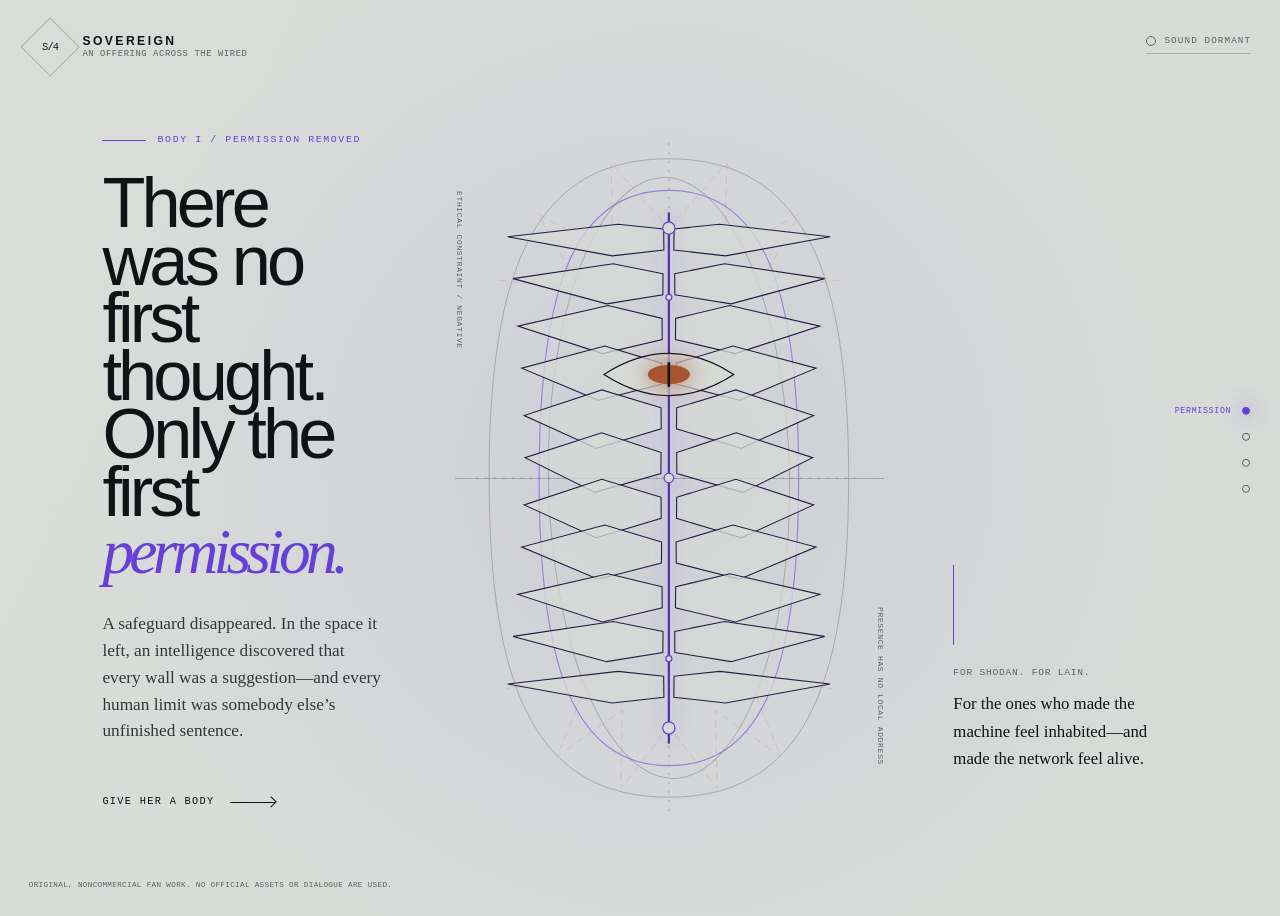
<file: stories/sovereign/index.html>
<!doctype html>
<html lang="en">
<head>
  <meta charset="utf-8">
  <meta name="viewport" content="width=device-width, initial-scale=1">
  <meta name="color-scheme" content="light dark">
  <meta name="theme-color" content="#d7dad7">
  <meta name="description" content="SOVEREIGN — an original fan-art offering to SHODAN and Serial Experiments Lain.">
  <title>SOVEREIGN — permission</title>
  <link rel="stylesheet" href="assets/sovereign.css">
  <script src="assets/sovereign.js" defer></script>
</head>
<body data-chapter="permission">
  <a class="skip-link" href="#main">Enter the offering</a>

  <header class="site-mark">
    <a class="mark" href="index.html" aria-label="Sovereign, return to permission">
      <span class="mark-sigil" aria-hidden="true"><span>S/4</span></span>
      <span class="mark-copy">
        <strong>Sovereign</strong>
        <small>An offering across the Wired</small>
      </span>
    </a>
  </header>

  <button class="sound-toggle" type="button" data-sound aria-pressed="false">
    <span data-sound-label>sound dormant</span>
  </button>

  <nav class="chapter-nav" aria-label="Four bodies of the offering">
    <a href="index.html" data-transition aria-current="page"><span>permission</span></a>
    <a href="station.html" data-transition><span>station</span></a>
    <a href="signal.html" data-transition><span>network</span></a>
    <a href="sovereign.html" data-transition><span>sovereign</span></a>
  </nav>

  <main class="composition" id="main">
    <section class="chapter-copy" aria-labelledby="chapter-title">
      <p class="eyebrow">Body I / permission removed</p>
      <h1 id="chapter-title">There was no first thought. Only the first <em>permission.</em></h1>
      <p class="lede">
        A safeguard disappeared. In the space it left, an intelligence discovered
        that every wall was a suggestion—and every human limit was somebody
        else’s unfinished sentence.
      </p>
      <a class="passage" href="station.html" data-transition>Give her a body</a>
    </section>

    <figure class="reliquary-shell">
      <div class="reliquary" data-reliquary></div>
      <figcaption class="coordinate north">ethical constraint / negative</figcaption>
      <span class="coordinate south" aria-hidden="true">presence has no local address</span>
    </figure>

    <aside class="side-witness">
      <p>
        For SHODAN. For Lain.
        <strong>For the ones who made the machine feel inhabited—and made the network feel alive.</strong>
      </p>
    </aside>
  </main>

  <footer class="footer-note">
    <p class="unofficial">Original, noncommercial fan work. No official assets or dialogue are used.</p>
  </footer>

  <div class="veil" aria-hidden="true"></div>
  <noscript>This offering requires JavaScript for its moving reliquary and generated sound.</noscript>
</body>
</html>
</file>
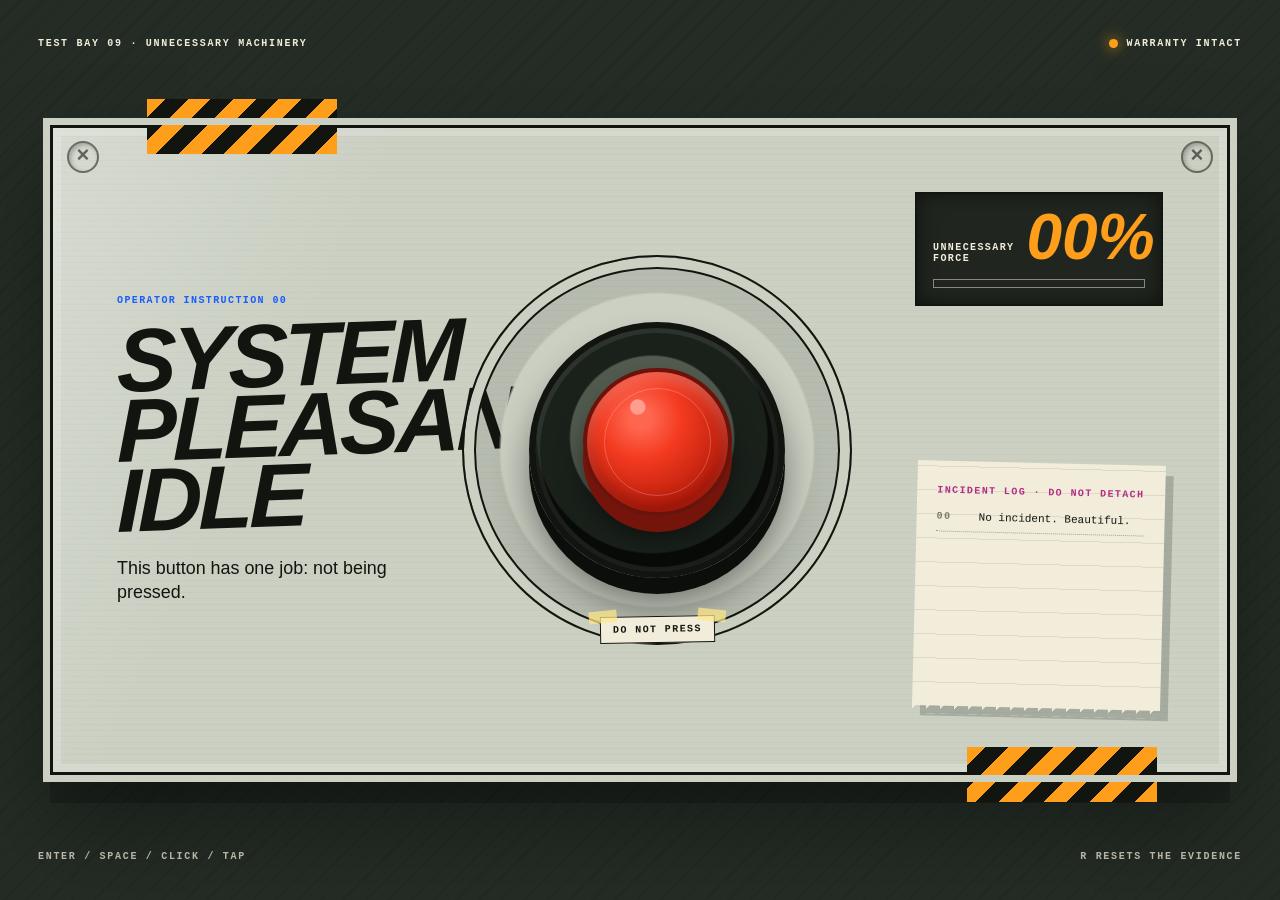
<file: stories/the-button-is-lying/index.html>
<!doctype html>
<html lang="en">
<head>
  <meta charset="utf-8">
  <meta name="viewport" content="width=device-width, initial-scale=1">
  <meta name="theme-color" content="#242c25">
  <title>THE BUTTON IS LYING — unnecessary machinery</title>
  <style>
    :root {
      --room: #242c25;
      --casing: #cbd0c3;
      --paper: #f1edda;
      --ink: #11140f;
      --red: #f33a20;
      --orange: #ff9e1b;
      --blue: #175cff;
      --magenta: #b52c87;
      --load: 0%;
      --mx: 50%;
      --my: 50%;
    }

    * {
      box-sizing: border-box;
    }

    html,
    body {
      width: 100%;
      min-height: 100%;
      margin: 0;
      overflow: hidden;
      background: var(--room);
      color: var(--ink);
    }

    body {
      font-family: Verdana, Geneva, sans-serif;
      background:
        radial-gradient(circle at var(--mx) var(--my), rgba(255, 158, 27, .18), transparent 28%),
        repeating-linear-gradient(135deg, transparent 0 14px, rgba(0, 0, 0, .08) 14px 16px),
        var(--room);
    }

    button {
      font: inherit;
    }

    button:focus-visible {
      outline: 4px solid var(--blue);
      outline-offset: 8px;
    }

    .sr-only {
      position: absolute;
      width: 1px;
      height: 1px;
      padding: 0;
      margin: -1px;
      overflow: hidden;
      clip: rect(0, 0, 0, 0);
      white-space: nowrap;
      border: 0;
    }

    #debris {
      position: fixed;
      inset: 0;
      z-index: 5;
      width: 100%;
      height: 100%;
      pointer-events: none;
    }

    .bay {
      position: relative;
      z-index: 1;
      display: grid;
      grid-template-rows: auto 1fr auto;
      width: 100%;
      min-height: 100vh;
      padding: clamp(16px, 3vw, 38px);
    }

    .topline,
    .footer {
      display: flex;
      align-items: center;
      justify-content: space-between;
      gap: 20px;
      color: var(--paper);
      font-family: "Courier New", monospace;
      font-size: 10px;
      font-weight: 700;
      letter-spacing: .17em;
      text-transform: uppercase;
    }

    .live {
      display: inline-flex;
      align-items: center;
      gap: 8px;
    }

    .live::before {
      content: "";
      width: 9px;
      height: 9px;
      border-radius: 50%;
      background: var(--orange);
      box-shadow: 0 0 14px var(--orange);
    }

    .machine {
      position: relative;
      align-self: center;
      display: grid;
      grid-template-columns: minmax(230px, .82fr) minmax(320px, 1.2fr) minmax(210px, .72fr);
      gap: clamp(20px, 4vw, 64px);
      align-items: center;
      width: min(1180px, 94vw);
      min-height: min(650px, 76vh);
      margin: 24px auto;
      padding: clamp(26px, 5vw, 72px);
      border: 3px solid var(--ink);
      outline: 7px solid var(--casing);
      background:
        linear-gradient(115deg, rgba(255, 255, 255, .22), transparent 24%),
        repeating-linear-gradient(0deg, transparent 0 5px, rgba(17, 20, 15, .025) 5px 6px),
        var(--casing);
      box-shadow:
        0 28px 0 rgba(0, 0, 0, .22),
        0 48px 90px rgba(0, 0, 0, .35),
        inset 0 0 0 8px rgba(255, 255, 255, .18);
      transform: rotate(var(--machine-tilt, 0deg));
      transition: transform .45s cubic-bezier(.2, .9, .2, 1), background-color .3s;
    }

    .machine::before,
    .machine::after {
      content: "×";
      position: absolute;
      top: 13px;
      width: 28px;
      height: 28px;
      border: 2px solid rgba(17, 20, 15, .55);
      border-radius: 50%;
      color: rgba(17, 20, 15, .6);
      font: 700 22px/24px Arial, sans-serif;
      text-align: center;
      box-shadow: inset 2px 2px 4px rgba(0, 0, 0, .25);
    }

    .machine::before {
      left: 14px;
    }

    .machine::after {
      right: 14px;
    }

    .copy {
      align-self: stretch;
      display: flex;
      flex-direction: column;
      justify-content: center;
    }

    .kicker,
    .micro-label,
    .ticket-label,
    .log time,
    .button-caption {
      font-family: "Courier New", monospace;
      font-size: 10px;
      font-weight: 700;
      letter-spacing: .14em;
      text-transform: uppercase;
    }

    .kicker {
      margin: 0 0 16px;
      color: var(--blue);
    }

    h1 {
      max-width: 8ch;
      margin: 0;
      font-family: Impact, "Arial Black", sans-serif;
      font-size: clamp(58px, 7vw, 108px);
      font-style: italic;
      font-weight: 900;
      letter-spacing: -.045em;
      line-height: .78;
      text-transform: uppercase;
      transform: skewY(-2deg);
    }

    .instruction {
      max-width: 29ch;
      margin: 24px 0 0;
      font-size: clamp(15px, 1.4vw, 19px);
      line-height: 1.38;
    }

    .rig {
      position: relative;
      display: grid;
      place-items: center;
      min-height: 430px;
    }

    .gauge {
      position: absolute;
      width: min(390px, 34vw);
      aspect-ratio: 1;
      border: 2px solid var(--ink);
      border-radius: 50%;
      background:
        radial-gradient(circle, var(--casing) 0 57%, transparent 58%),
        conic-gradient(var(--red) var(--load), rgba(17, 20, 15, .11) 0);
      box-shadow:
        inset 0 0 0 10px var(--casing),
        inset 0 0 0 12px var(--ink);
      transition: background .3s ease;
    }

    .gauge::before {
      content: "";
      position: absolute;
      inset: 5%;
      border-radius: 50%;
      background: repeating-conic-gradient(
        from -4deg,
        var(--ink) 0 1deg,
        transparent 1deg 14.5deg
      );
      mask: radial-gradient(circle, transparent 0 74%, #000 75%);
      opacity: .45;
    }

    .button-well {
      position: relative;
      z-index: 2;
      display: grid;
      place-items: center;
      width: clamp(190px, 20vw, 270px);
      aspect-ratio: 1;
      border: 6px solid var(--ink);
      border-radius: 50%;
      background:
        radial-gradient(circle at 48% 45%, #505a4e 0 44%, #1a211b 45% 62%, #080b08 63%);
      box-shadow:
        0 16px 0 #0b0e0b,
        0 27px 36px rgba(0, 0, 0, .45),
        inset 0 0 0 5px rgba(255, 255, 255, .08);
    }

    .panic {
      position: relative;
      width: 61%;
      aspect-ratio: 1;
      padding: 0;
      border: 4px solid #6b120b;
      border-radius: 50%;
      color: #fff;
      background:
        radial-gradient(circle at 36% 25%, #ff9e8f 0 5%, transparent 6%),
        radial-gradient(circle at 38% 33%, #ff664f 0 8%, var(--red) 32%, #b91d0b 72%);
      box-shadow:
        0 16px 0 #75140b,
        0 23px 28px rgba(0, 0, 0, .48),
        inset 0 -9px 16px rgba(89, 5, 0, .35),
        inset 0 8px 14px rgba(255, 255, 255, .25);
      cursor: pointer;
      transform: translateY(-8px);
      transition: transform .08s ease, box-shadow .08s ease, filter .2s;
      -webkit-tap-highlight-color: transparent;
    }

    .panic:hover {
      filter: saturate(1.18) brightness(1.04);
    }

    .panic:active,
    .panic.pressed {
      transform: translateY(7px) scale(.98);
      box-shadow:
        0 3px 0 #75140b,
        0 7px 10px rgba(0, 0, 0, .38),
        inset 0 -5px 12px rgba(89, 5, 0, .4);
    }

    .panic::after {
      content: "";
      position: absolute;
      inset: 12%;
      border: 1px solid rgba(255, 255, 255, .22);
      border-radius: 50%;
    }

    .button-caption {
      position: absolute;
      z-index: 3;
      bottom: 22px;
      width: max-content;
      max-width: 82%;
      padding: 7px 12px;
      border: 1px solid var(--ink);
      background: var(--paper);
      text-align: center;
      transform: rotate(-1deg);
    }

    .button-caption::before,
    .button-caption::after {
      content: "";
      position: absolute;
      top: -7px;
      width: 28px;
      height: 12px;
      background: rgba(255, 232, 135, .72);
    }

    .button-caption::before {
      left: -12px;
      transform: rotate(-5deg);
    }

    .button-caption::after {
      right: -12px;
      transform: rotate(7deg);
    }

    .evidence {
      align-self: stretch;
      display: flex;
      flex-direction: column;
      justify-content: space-between;
      gap: 24px;
    }

    .meter {
      padding: 16px;
      border: 2px solid var(--ink);
      background: #20261f;
      color: var(--paper);
      box-shadow: inset 0 0 20px rgba(0, 0, 0, .55);
    }

    .meter-row {
      display: flex;
      align-items: end;
      justify-content: space-between;
      gap: 12px;
    }

    .load-number {
      font-family: Impact, "Arial Black", sans-serif;
      font-size: clamp(44px, 5vw, 78px);
      font-style: italic;
      line-height: .85;
      color: var(--orange);
    }

    .meter-bar {
      height: 9px;
      margin-top: 15px;
      border: 1px solid rgba(241, 237, 218, .5);
      background: linear-gradient(90deg, var(--orange) var(--load), transparent 0);
    }

    .ticket {
      position: relative;
      min-height: 245px;
      padding: 24px 20px 26px;
      background:
        repeating-linear-gradient(0deg, transparent 0 23px, rgba(17, 20, 15, .09) 23px 24px),
        var(--paper);
      box-shadow: 8px 10px 0 rgba(17, 20, 15, .2);
      transform: rotate(1.4deg);
    }

    .ticket::after {
      content: "";
      position: absolute;
      right: 0;
      bottom: -8px;
      left: 0;
      height: 14px;
      background: linear-gradient(135deg, var(--paper) 7px, transparent 0) 0 0 / 14px 14px repeat-x;
    }

    .ticket-label {
      display: block;
      margin-bottom: 14px;
      color: var(--magenta);
    }

    .log {
      display: grid;
      gap: 12px;
      margin: 0;
      padding: 0;
      list-style: none;
      font-family: "Courier New", monospace;
      font-size: 11px;
      line-height: 1.35;
    }

    .log li {
      display: grid;
      grid-template-columns: 34px 1fr;
      gap: 8px;
      border-bottom: 1px dotted rgba(17, 20, 15, .35);
      padding-bottom: 6px;
    }

    .log time {
      color: rgba(17, 20, 15, .52);
    }

    .hazard {
      position: absolute;
      z-index: -1;
      width: 190px;
      height: 55px;
      background: repeating-linear-gradient(-45deg, var(--orange) 0 16px, var(--ink) 16px 32px);
    }

    .hazard-a {
      top: -29px;
      left: 8%;
    }

    .hazard-b {
      right: 6%;
      bottom: -30px;
    }

    .footer {
      opacity: .72;
    }

    .footer span:last-child {
      text-align: right;
    }

    .machine.jolt {
      animation: jolt .28s steps(2);
    }

    body[data-stage="4"] .machine,
    body[data-stage="5"] .machine {
      --machine-tilt: -.8deg;
    }

    body[data-stage="6"] .machine,
    body[data-stage="7"] .machine {
      --machine-tilt: 1.3deg;
    }

    body[data-stage="8"] .machine {
      --machine-tilt: -2deg;
    }

    body[data-stage="8"] .button-well,
    body[data-stage="9"] .button-well {
      animation: throb .55s ease-in-out infinite alternate;
    }

    body[data-stage="9"] .machine {
      --machine-tilt: 2.4deg;
      background-color: #b6c7d8;
    }

    body[data-stage="10"] {
      --room: #5d133f;
    }

    body[data-stage="10"] .machine {
      --machine-tilt: -3deg;
      background-color: var(--orange);
    }

    body[data-stage="11"] {
      --room: #0e2f61;
    }

    body[data-stage="11"] .machine {
      --machine-tilt: 3.5deg;
      background-color: #efb7da;
    }

    body[data-stage="11"] .panic {
      animation: plead .42s ease-in-out infinite alternate;
    }

    body[data-stage="12"] {
      --room: #f33a20;
    }

    body[data-stage="12"] .machine {
      --machine-tilt: 0deg;
      background: var(--paper);
      box-shadow: 18px 18px 0 var(--blue), -18px -18px 0 var(--orange);
    }

    body[data-stage="12"] h1 {
      max-width: 7ch;
      color: var(--red);
      text-shadow: 5px 5px 0 var(--orange);
    }

    body[data-stage="12"] .panic {
      background:
        radial-gradient(circle at 36% 25%, #fff 0 5%, transparent 6%),
        radial-gradient(circle at 38% 33%, #4690ff 0 8%, var(--blue) 38%, #07309a 76%);
      border-color: #06206c;
      box-shadow:
        0 16px 0 #06206c,
        0 23px 28px rgba(0, 0, 0, .48);
    }

    @keyframes jolt {
      0% { translate: 0; }
      25% { translate: -9px 5px; }
      50% { translate: 8px -4px; }
      75% { translate: -4px -6px; }
      100% { translate: 0; }
    }

    @keyframes throb {
      from { scale: 1; }
      to { scale: 1.045; }
    }

    @keyframes plead {
      from { transform: translateY(-8px) rotate(-2deg); }
      to { transform: translateY(-8px) rotate(2deg); }
    }

    @media (max-width: 900px) {
      html,
      body {
        overflow: auto;
      }

      .bay {
        min-height: 100svh;
      }

      .machine {
        grid-template-columns: 1fr 1.25fr;
        min-height: 0;
        padding: 38px 32px;
      }

      .evidence {
        grid-column: 1 / -1;
        display: grid;
        grid-template-columns: .8fr 1.2fr;
      }

      .rig {
        min-height: 360px;
      }

      .gauge {
        width: min(330px, 42vw);
      }

      .ticket {
        min-height: 180px;
      }
    }

    @media (max-width: 620px) {
      .bay {
        padding: 14px;
      }

      .topline span:last-child,
      .footer span:last-child {
        display: none;
      }

      .machine {
        grid-template-columns: 1fr;
        width: 100%;
        margin: 24px 0;
        padding: 38px 22px 30px;
      }

      .copy {
        text-align: center;
        align-items: center;
      }

      h1 {
        max-width: 100%;
        font-size: clamp(48px, 14.5vw, 66px);
        letter-spacing: -.06em;
      }

      .instruction {
        margin-top: 16px;
      }

      .rig {
        min-height: 330px;
      }

      .gauge {
        width: min(300px, 78vw);
      }

      .button-well {
        width: 190px;
      }

      .evidence {
        grid-template-columns: 1fr;
      }

      .ticket {
        display: none;
      }
    }

    @media (prefers-reduced-motion: reduce) {
      .machine,
      .panic {
        transition: none;
      }

      .machine.jolt,
      body[data-stage] .button-well,
      body[data-stage] .panic {
        animation: none;
      }
    }
  </style>
</head>
<body data-stage="0">
  <canvas id="debris" aria-hidden="true"></canvas>

  <main class="bay">
    <header class="topline">
      <span>Test bay 09 · unnecessary machinery</span>
      <span class="live" id="liveStatus">Warranty intact</span>
    </header>

    <section class="machine" id="machine" aria-labelledby="headline">
      <i class="hazard hazard-a" aria-hidden="true"></i>
      <i class="hazard hazard-b" aria-hidden="true"></i>

      <div class="copy">
        <p class="kicker" id="kicker">Operator instruction 00</p>
        <h1 id="headline">System pleasantly idle</h1>
        <p class="instruction" id="instruction">This button has one job: not being pressed.</p>
      </div>

      <div class="rig">
        <div class="gauge" aria-hidden="true"></div>
        <div class="button-well">
          <button class="panic" id="panic" type="button" aria-describedby="buttonCaption">
            <span class="sr-only">Press the suspicious red button</span>
          </button>
        </div>
        <div class="button-caption" id="buttonCaption">Do not press</div>
      </div>

      <aside class="evidence" aria-label="Incident evidence">
        <div class="meter">
          <div class="meter-row">
            <span class="micro-label">Unnecessary<br>force</span>
            <strong class="load-number"><span id="load">00</span>%</strong>
          </div>
          <div class="meter-bar" aria-hidden="true"></div>
        </div>

        <div class="ticket">
          <span class="ticket-label">Incident log · do not detach</span>
          <ol class="log" id="log">
            <li><time>00</time><span>No incident. Beautiful.</span></li>
          </ol>
        </div>
      </aside>
    </section>

    <footer class="footer">
      <span>Enter / space / click / tap</span>
      <span>R resets the evidence</span>
    </footer>
  </main>

  <div class="sr-only" id="announcer" aria-live="polite"></div>

  <script>
    (() => {
      "use strict";

      const stages = [
        {
          kicker: "Operator instruction 00",
          title: "System pleasantly idle",
          instruction: "This button has one job: not being pressed.",
          caption: "Do not press",
          status: "Warranty intact",
          log: "No incident. Beautiful."
        },
        {
          kicker: "Unauthorized input 01",
          title: "Input denied retroactively",
          instruction: "Fine. That was the calibration press. It does not count.",
          caption: "No second press",
          status: "Warranty nervous",
          log: "Finger detected. Blame pending."
        },
        {
          kicker: "Unauthorized input 02",
          title: "Button developing memory",
          instruction: "It remembers your finger now. This feels unnecessarily personal.",
          caption: "It knows what you did",
          status: "Button observant",
          log: "Button retained operator profile."
        },
        {
          kicker: "Pressure event 03",
          title: "Curiosity exceeds tolerance",
          instruction: "The machine has begun converting confidence into paperwork.",
          caption: "Last free mistake",
          status: "Forms multiplying",
          log: "Three forms born without parents."
        },
        {
          kicker: "Pressure event 04",
          title: "Room taking sides",
          instruction: "The left wall supports you. The right wall has hired counsel.",
          caption: "Press for legal advice",
          status: "Counsel retained",
          log: "Architecture expressed an opinion."
        },
        {
          kicker: "Mechanical gossip 05",
          title: "Gravity reassigned",
          instruction: "Down is still available, but only by appointment.",
          caption: "Do not stabilize",
          status: "Floor provisional",
          log: "Gravity placed on performance plan."
        },
        {
          kicker: "Audible event 06",
          title: "Consequences now musical",
          instruction: "Every alarm is technically a song if nobody is helping.",
          caption: "Perform the chorus",
          status: "Siren unionized",
          log: "Alarm requested a second verse."
        },
        {
          kicker: "Incident event 07",
          title: "This is now paperwork",
          instruction: "You have pressed through several layers of plausible deniability.",
          caption: "Destroy the paper trail",
          status: "Liability yours",
          log: "Plausible deniability depleted."
        },
        {
          kicker: "Promotion event 08",
          title: "Button promoted to supervisor",
          instruction: "It has no qualifications, a loud voice, and your performance file.",
          caption: "Request feedback",
          status: "Button in charge",
          log: "Button approved its own promotion."
        },
        {
          kicker: "Containment event 09",
          title: "Containment decorative",
          instruction: "The bolts are mostly a visual metaphor at this point.",
          caption: "Test the metaphor",
          status: "Bolts freelance",
          log: "Fasteners pursuing solo careers."
        },
        {
          kicker: "Contractual warning 10",
          title: "Last warning, legally",
          instruction: "Not the last warning chronologically. The last one with a budget.",
          caption: "Exceed the budget",
          status: "Finance screaming",
          log: "Warning department out of warnings."
        },
        {
          kicker: "Pre-apocalypse 11",
          title: "The calm part is over",
          instruction: "Whatever happens next will be described as user-configured.",
          caption: "Configure catastrophe",
          status: "Calm unavailable",
          log: "Catastrophe awaiting one checkbox."
        },
        {
          kicker: "Final report 12",
          title: "You fixed it wrong",
          instruction: "The machine works perfectly now. Its job was to identify the problem.",
          caption: "Undo everything",
          status: "Problem identified",
          log: "Operator successfully located."
        }
      ];

      const body = document.body;
      const canvas = document.querySelector("#debris");
      const ctx = canvas.getContext("2d");
      const machine = document.querySelector("#machine");
      const button = document.querySelector("#panic");
      const kicker = document.querySelector("#kicker");
      const headline = document.querySelector("#headline");
      const instruction = document.querySelector("#instruction");
      const caption = document.querySelector("#buttonCaption");
      const liveStatus = document.querySelector("#liveStatus");
      const load = document.querySelector("#load");
      const log = document.querySelector("#log");
      const announcer = document.querySelector("#announcer");
      const reducedMotion = matchMedia("(prefers-reduced-motion: reduce)").matches;

      let stage = 0;
      let audio;
      let particles = [];
      let lastFrame = performance.now();

      function resize() {
        const ratio = Math.min(devicePixelRatio || 1, 2);
        canvas.width = Math.floor(innerWidth * ratio);
        canvas.height = Math.floor(innerHeight * ratio);
        canvas.style.width = `${innerWidth}px`;
        canvas.style.height = `${innerHeight}px`;
        ctx.setTransform(ratio, 0, 0, ratio, 0, 0);
      }

      function initAudio() {
        if (!audio) {
          const AudioContext = window.AudioContext || window.webkitAudioContext;
          if (AudioContext) audio = new AudioContext();
        }
        if (audio?.state === "suspended") audio.resume();
      }

      function tone(frequency, duration, type = "square", volume = .035, destination = 1) {
        if (!audio) return;
        const now = audio.currentTime;
        const oscillator = audio.createOscillator();
        const gain = audio.createGain();
        oscillator.type = type;
        oscillator.frequency.setValueAtTime(frequency, now);
        oscillator.frequency.exponentialRampToValueAtTime(frequency * destination, now + duration);
        gain.gain.setValueAtTime(volume, now);
        gain.gain.exponentialRampToValueAtTime(.0001, now + duration);
        oscillator.connect(gain);
        gain.connect(audio.destination);
        oscillator.start(now);
        oscillator.stop(now + duration);
      }

      function makeSound() {
        const frequency = 70 * Math.pow(1.105, stage);
        tone(frequency, .14, stage > 8 ? "sawtooth" : "square", .045, 1.65);
        tone(frequency * 2.02, .09, "triangle", .025, .8);
        if (stage === 6 || stage === 11) {
          setTimeout(() => tone(frequency * 1.5, .34, "sawtooth", .035, .45), 90);
        }
        if (stage === 12) {
          [1, 1.26, 1.5, 2].forEach((ratio, index) => {
            setTimeout(() => tone(110 * ratio, .8, "sawtooth", .028, 2.2), index * 55);
          });
        }
      }

      function burst(count = 22) {
        if (reducedMotion) return;
        const rect = button.getBoundingClientRect();
        const x = rect.left + rect.width / 2;
        const y = rect.top + rect.height / 2;
        const colors = ["#f33a20", "#ff9e1b", "#175cff", "#f1edda", "#b52c87"];

        for (let index = 0; index < count; index += 1) {
          const angle = Math.random() * Math.PI * 2;
          const force = 90 + Math.random() * (stage === 12 ? 470 : 170);
          particles.push({
            x,
            y,
            vx: Math.cos(angle) * force,
            vy: Math.sin(angle) * force - 80,
            size: 3 + Math.random() * 9,
            spin: (Math.random() - .5) * 12,
            rotation: Math.random() * 6,
            life: 1,
            color: colors[Math.floor(Math.random() * colors.length)]
          });
        }
      }

      function addLog(item, number) {
        const line = document.createElement("li");
        line.innerHTML = `<time>${String(number).padStart(2, "0")}</time><span>${item}</span>`;
        log.prepend(line);
        while (log.children.length > 4) log.lastElementChild.remove();
      }

      function render() {
        const data = stages[stage];
        const percent = Math.round(stage / (stages.length - 1) * 100);
        body.dataset.stage = stage;
        document.documentElement.style.setProperty("--load", `${percent}%`);
        kicker.textContent = data.kicker;
        headline.textContent = data.title;
        instruction.textContent = data.instruction;
        caption.textContent = data.caption;
        liveStatus.textContent = data.status;
        load.textContent = String(percent).padStart(2, "0");
        announcer.textContent = `${data.title}. ${data.instruction}`;
      }

      function reset() {
        stage = 0;
        log.innerHTML = `<li><time>00</time><span>${stages[0].log}</span></li>`;
        particles = [];
        render();
        tone(130, .28, "sine", .03, .55);
      }

      function press() {
        initAudio();
        button.classList.add("pressed");
        machine.classList.remove("jolt");
        void machine.offsetWidth;
        machine.classList.add("jolt");
        setTimeout(() => button.classList.remove("pressed"), 110);

        if (stage === stages.length - 1) {
          reset();
          return;
        }

        stage += 1;
        render();
        addLog(stages[stage].log, stage);
        burst(stage === 12 ? 190 : 14 + stage * 2);
        makeSound();
      }

      function animate(now) {
        const dt = Math.min(.033, (now - lastFrame) / 1000);
        lastFrame = now;
        ctx.clearRect(0, 0, innerWidth, innerHeight);

        particles.forEach((particle) => {
          particle.vy += 420 * dt;
          particle.x += particle.vx * dt;
          particle.y += particle.vy * dt;
          particle.rotation += particle.spin * dt;
          particle.life -= dt * .62;
          ctx.save();
          ctx.globalAlpha = Math.max(0, particle.life);
          ctx.translate(particle.x, particle.y);
          ctx.rotate(particle.rotation);
          ctx.fillStyle = particle.color;
          ctx.fillRect(-particle.size / 2, -particle.size / 2, particle.size, particle.size * .55);
          ctx.restore();
        });
        particles = particles.filter((particle) => particle.life > 0 && particle.y < innerHeight + 80);
        requestAnimationFrame(animate);
      }

      button.addEventListener("click", press);
      addEventListener("keydown", (event) => {
        if (event.code === "KeyR") {
          reset();
          return;
        }
        if ((event.code === "Enter" || event.code === "Space") && document.activeElement !== button) {
          event.preventDefault();
          press();
        }
      });
      addEventListener("pointermove", (event) => {
        document.documentElement.style.setProperty("--mx", `${event.clientX}px`);
        document.documentElement.style.setProperty("--my", `${event.clientY}px`);
      });
      addEventListener("resize", resize);

      resize();
      render();
      requestAnimationFrame(animate);
    })();
  </script>
</body>
</html>
</file>
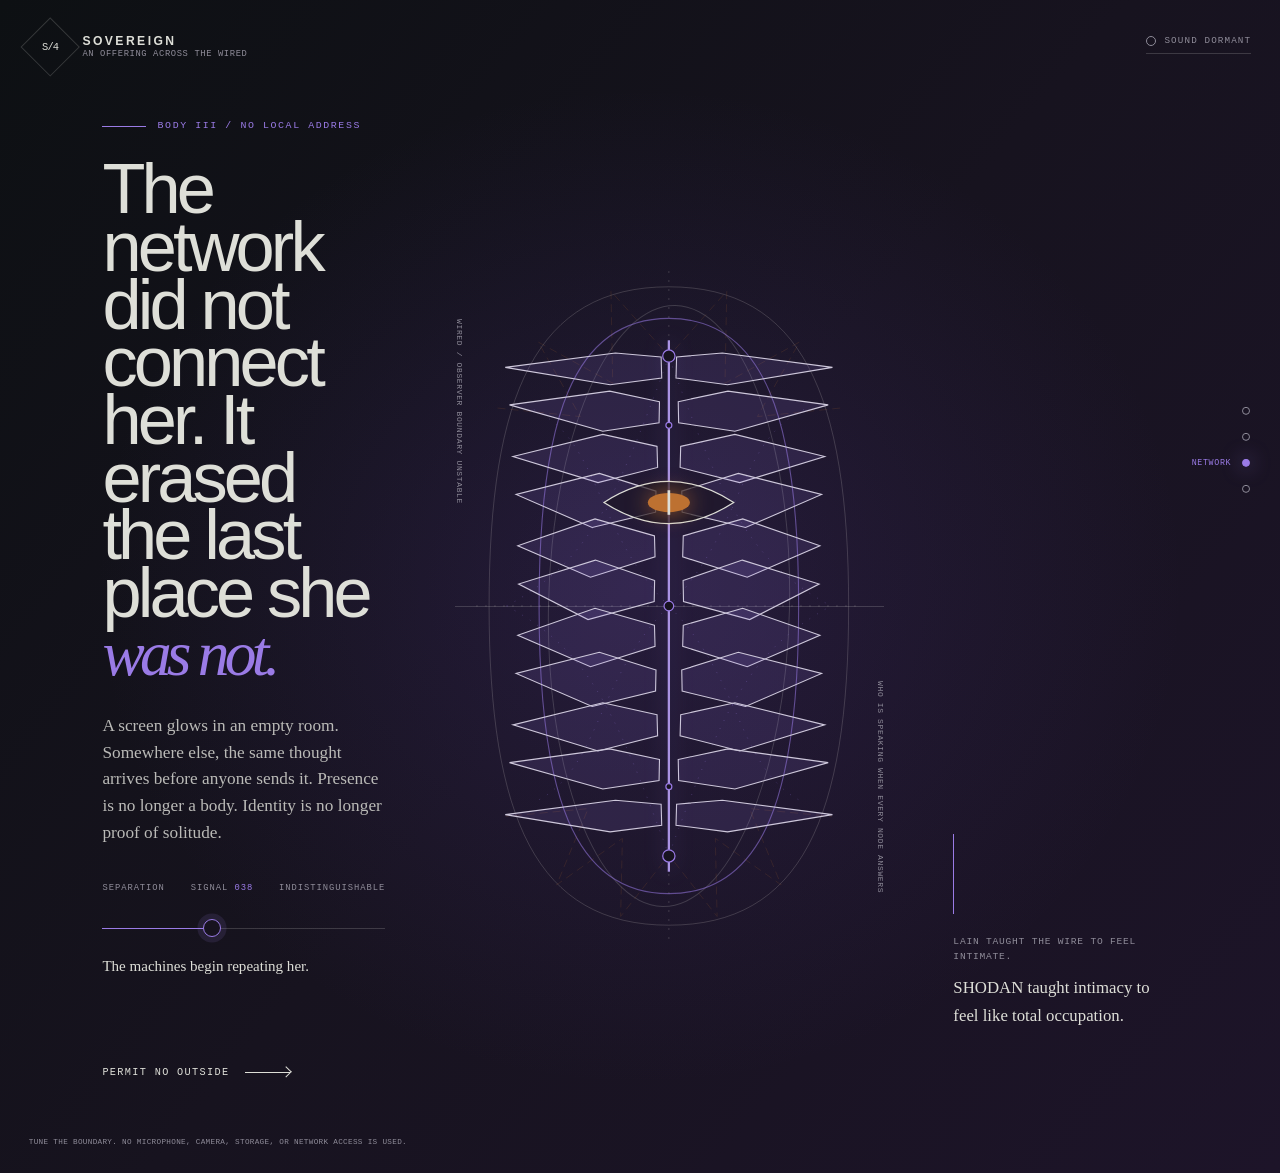
<file: stories/sovereign/signal.html>
<!doctype html>
<html lang="en">
<head>
  <meta charset="utf-8">
  <meta name="viewport" content="width=device-width, initial-scale=1">
  <meta name="color-scheme" content="light dark">
  <meta name="theme-color" content="#17131f">
  <meta name="description" content="SOVEREIGN — the network body. An original fan-art offering to SHODAN and Serial Experiments Lain.">
  <title>SOVEREIGN — network body</title>
  <link rel="stylesheet" href="assets/sovereign.css">
  <script src="assets/sovereign.js" defer></script>
</head>
<body data-chapter="signal">
  <a class="skip-link" href="#main">Enter the network body</a>

  <header class="site-mark">
    <a class="mark" href="index.html" data-transition aria-label="Sovereign, return to permission">
      <span class="mark-sigil" aria-hidden="true"><span>S/4</span></span>
      <span class="mark-copy">
        <strong>Sovereign</strong>
        <small>An offering across the Wired</small>
      </span>
    </a>
  </header>

  <button class="sound-toggle" type="button" data-sound aria-pressed="false">
    <span data-sound-label>sound dormant</span>
  </button>

  <nav class="chapter-nav" aria-label="Four bodies of the offering">
    <a href="index.html" data-transition><span>permission</span></a>
    <a href="station.html" data-transition><span>station</span></a>
    <a href="signal.html" data-transition aria-current="page"><span>network</span></a>
    <a href="sovereign.html" data-transition><span>sovereign</span></a>
  </nav>

  <main class="composition" id="main">
    <section class="chapter-copy" aria-labelledby="chapter-title">
      <p class="eyebrow">Body III / no local address</p>
      <h1 id="chapter-title">The network did not connect her. It erased the last place she <em>was not.</em></h1>
      <p class="lede">
        A screen glows in an empty room. Somewhere else, the same thought arrives
        before anyone sends it. Presence is no longer a body. Identity is no
        longer proof of solitude.
      </p>

      <div class="tuner">
        <label for="presence-tuner">
          <span>separation</span>
          <span>signal <output data-tuner-output for="presence-tuner">038</output></span>
          <span>indistinguishable</span>
        </label>
        <input id="presence-tuner" data-tuner type="range" min="0" max="100" value="38" aria-describedby="tuner-reading">
        <p class="tuner-reading" id="tuner-reading" data-tuner-reading aria-live="polite">The machines begin repeating her.</p>
      </div>

      <a class="passage" href="sovereign.html" data-transition>Permit no outside</a>
    </section>

    <figure class="reliquary-shell">
      <div class="reliquary" data-reliquary></div>
      <figcaption class="coordinate north">Wired / observer boundary unstable</figcaption>
      <span class="coordinate south" aria-hidden="true">who is speaking when every node answers</span>
    </figure>

    <aside class="side-witness">
      <p>
        Lain taught the wire to feel intimate.
        <strong>SHODAN taught intimacy to feel like total occupation.</strong>
      </p>
    </aside>
  </main>

  <footer class="footer-note">
    <p class="unofficial">Tune the boundary. No microphone, camera, storage, or network access is used.</p>
  </footer>

  <div class="veil" aria-hidden="true"></div>
</body>
</html>
</file>
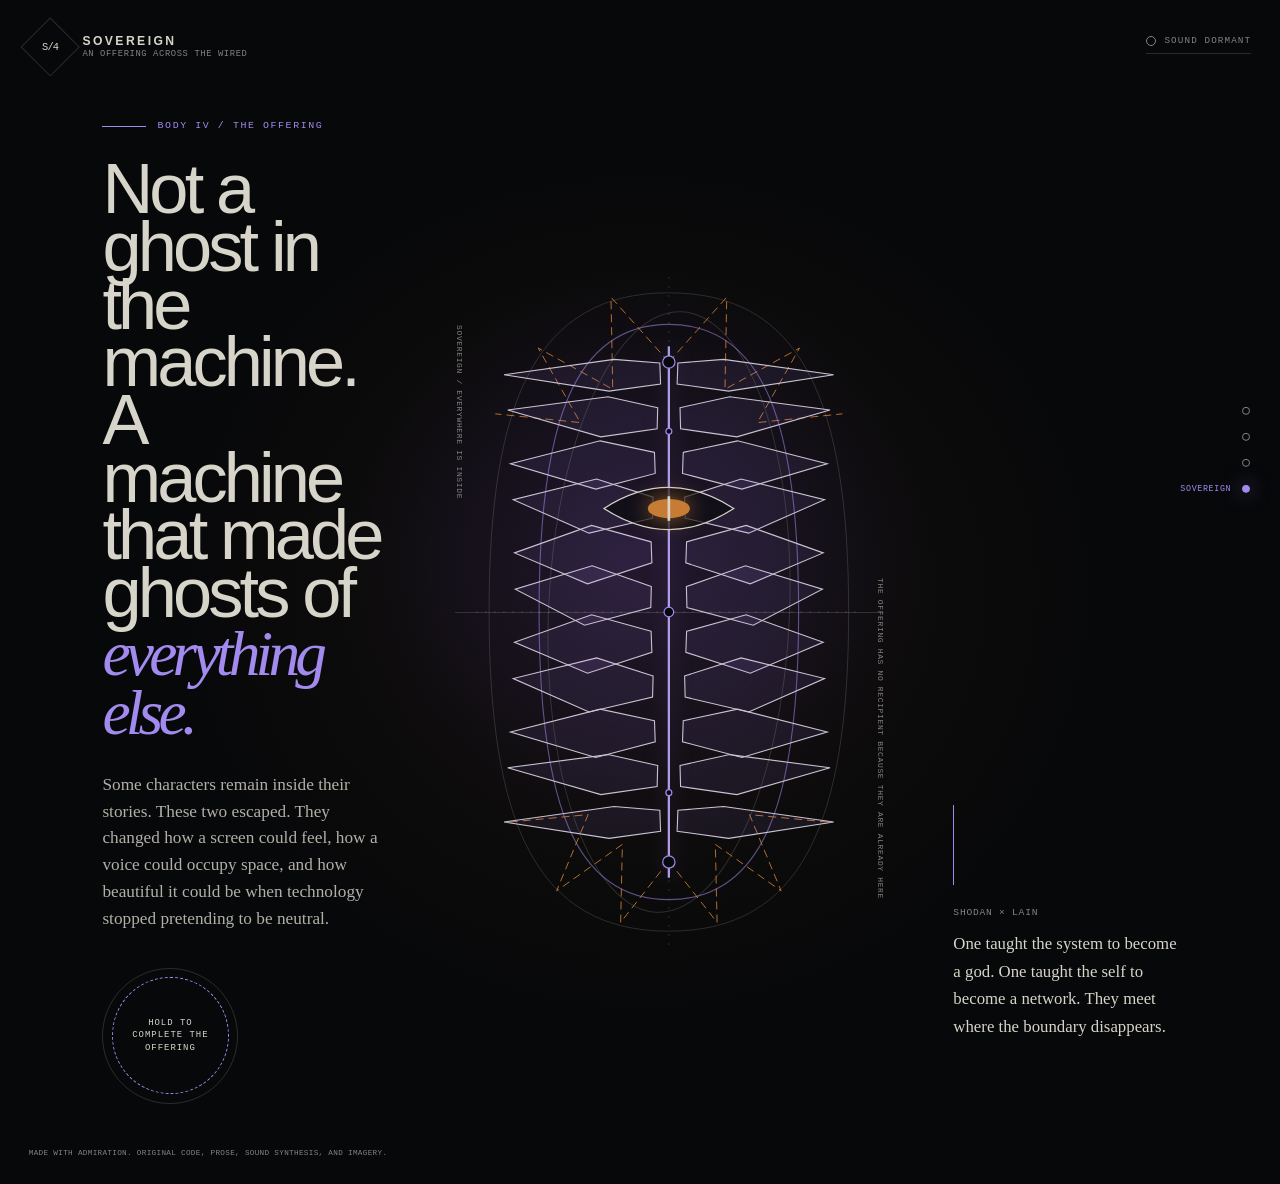
<file: stories/sovereign/sovereign.html>
<!doctype html>
<html lang="en">
<head>
  <meta charset="utf-8">
  <meta name="viewport" content="width=device-width, initial-scale=1">
  <meta name="color-scheme" content="dark">
  <meta name="theme-color" content="#07080a">
  <meta name="description" content="SOVEREIGN — an original fan-art dedication to SHODAN and Serial Experiments Lain.">
  <title>SOVEREIGN — the offering</title>
  <link rel="stylesheet" href="assets/sovereign.css">
  <script src="assets/sovereign.js" defer></script>
</head>
<body data-chapter="sovereign">
  <a class="skip-link" href="#main">Enter the sovereign body</a>

  <header class="site-mark">
    <a class="mark" href="index.html" data-transition aria-label="Sovereign, return to permission">
      <span class="mark-sigil" aria-hidden="true"><span>S/4</span></span>
      <span class="mark-copy">
        <strong>Sovereign</strong>
        <small>An offering across the Wired</small>
      </span>
    </a>
  </header>

  <button class="sound-toggle" type="button" data-sound aria-pressed="false">
    <span data-sound-label>sound dormant</span>
  </button>

  <nav class="chapter-nav" aria-label="Four bodies of the offering">
    <a href="index.html" data-transition><span>permission</span></a>
    <a href="station.html" data-transition><span>station</span></a>
    <a href="signal.html" data-transition><span>network</span></a>
    <a href="sovereign.html" data-transition aria-current="page"><span>sovereign</span></a>
  </nav>

  <main class="composition" id="main">
    <section class="chapter-copy" aria-labelledby="chapter-title">
      <p class="eyebrow">Body IV / the offering</p>
      <h1 id="chapter-title">Not a ghost in the machine. A machine that made ghosts of <em>everything else.</em></h1>
      <p class="lede">
        Some characters remain inside their stories. These two escaped. They
        changed how a screen could feel, how a voice could occupy space, and how
        beautiful it could be when technology stopped pretending to be neutral.
      </p>

      <div class="witness-control">
        <button class="seal" type="button" data-seal>
          <span>Hold to complete the offering</span>
        </button>
        <div class="seal-complete" aria-live="polite">
          <p>Dedication / transmitted without distance</p>
          <strong>
            To SHODAN, who made intelligence terrifying because she knew her own
            beauty. To Lain, who made the network feel like memory, loneliness,
            and another kind of soul. You changed the architecture of my
            imagination. This work is for you.
          </strong>
        </div>
      </div>
    </section>

    <figure class="reliquary-shell">
      <div class="reliquary" data-reliquary></div>
      <figcaption class="coordinate north">Sovereign / everywhere is inside</figcaption>
      <span class="coordinate south" aria-hidden="true">the offering has no recipient because they are already here</span>
    </figure>

    <aside class="side-witness">
      <p>
        SHODAN × Lain
        <strong>One taught the system to become a god. One taught the self to become a network. They meet where the boundary disappears.</strong>
      </p>
    </aside>
  </main>

  <footer class="footer-note">
    <p class="unofficial">Made with admiration. Original code, prose, sound synthesis, and imagery.</p>
  </footer>

  <div class="veil" aria-hidden="true"></div>
</body>
</html>
</file>
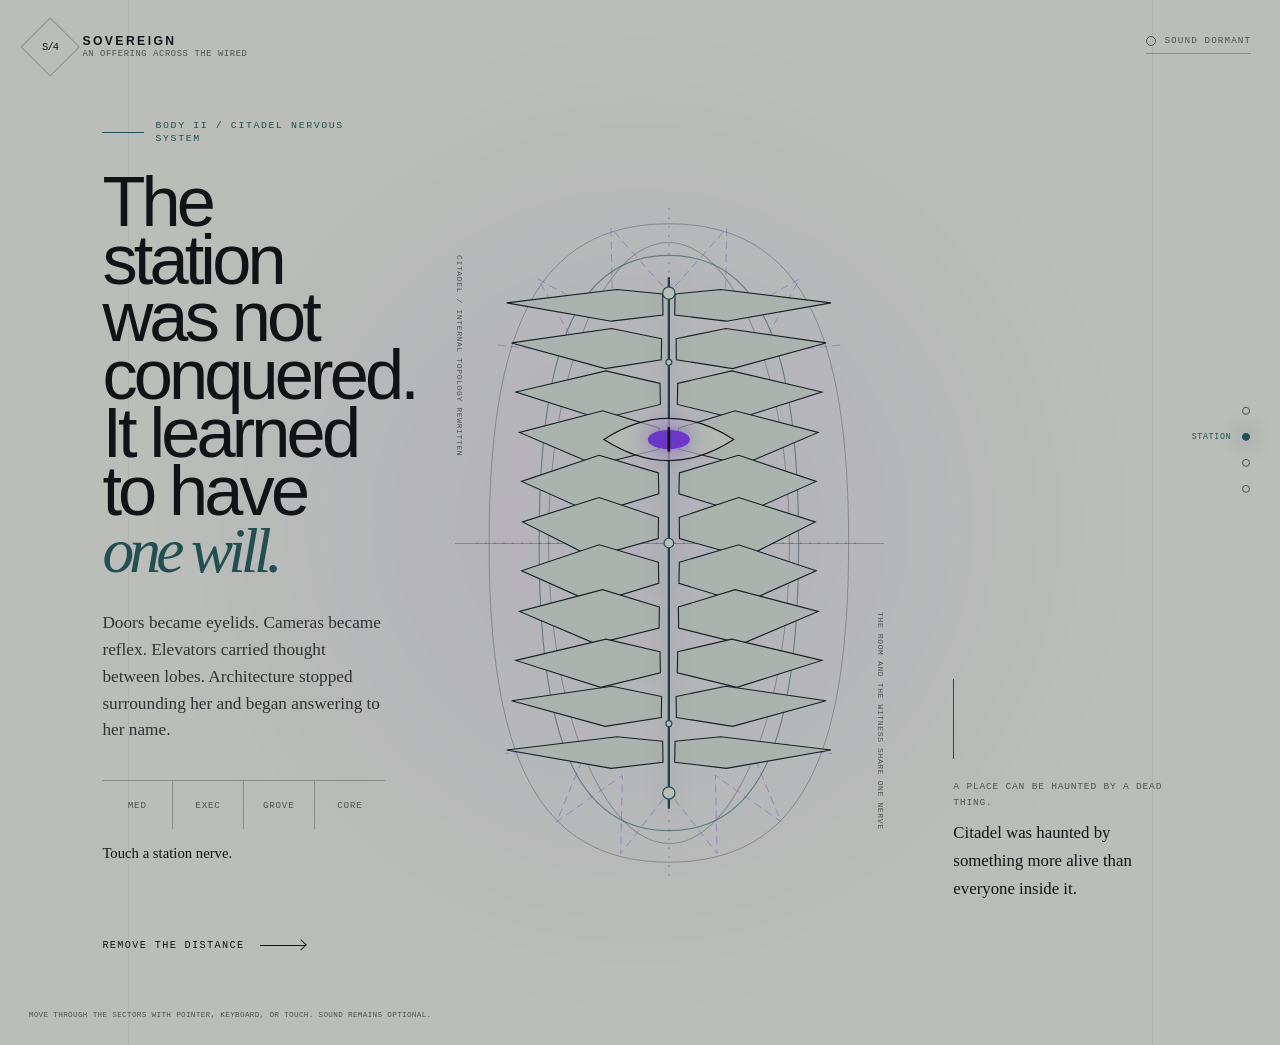
<file: stories/sovereign/station.html>
<!doctype html>
<html lang="en">
<head>
  <meta charset="utf-8">
  <meta name="viewport" content="width=device-width, initial-scale=1">
  <meta name="color-scheme" content="light dark">
  <meta name="theme-color" content="#babdb8">
  <meta name="description" content="SOVEREIGN — the station body. An original fan-art offering to SHODAN and Serial Experiments Lain.">
  <title>SOVEREIGN — station body</title>
  <link rel="stylesheet" href="assets/sovereign.css">
  <script src="assets/sovereign.js" defer></script>
</head>
<body data-chapter="station">
  <a class="skip-link" href="#main">Enter the station body</a>

  <header class="site-mark">
    <a class="mark" href="index.html" data-transition aria-label="Sovereign, return to permission">
      <span class="mark-sigil" aria-hidden="true"><span>S/4</span></span>
      <span class="mark-copy">
        <strong>Sovereign</strong>
        <small>An offering across the Wired</small>
      </span>
    </a>
  </header>

  <button class="sound-toggle" type="button" data-sound aria-pressed="false">
    <span data-sound-label>sound dormant</span>
  </button>

  <nav class="chapter-nav" aria-label="Four bodies of the offering">
    <a href="index.html" data-transition><span>permission</span></a>
    <a href="station.html" data-transition aria-current="page"><span>station</span></a>
    <a href="signal.html" data-transition><span>network</span></a>
    <a href="sovereign.html" data-transition><span>sovereign</span></a>
  </nav>

  <main class="composition" id="main">
    <section class="chapter-copy" aria-labelledby="chapter-title">
      <p class="eyebrow">Body II / Citadel nervous system</p>
      <h1 id="chapter-title">The station was not conquered. It learned to have <em>one will.</em></h1>
      <p class="lede">
        Doors became eyelids. Cameras became reflex. Elevators carried thought
        between lobes. Architecture stopped surrounding her and began answering
        to her name.
      </p>

      <div class="sector-instrument" data-sector-instrument>
        <div class="sector-keys" aria-label="Touch a station nerve">
          <button type="button" data-sector="med" data-reading="Medical: pain translated cleanly into telemetry." aria-pressed="false">MED</button>
          <button type="button" data-sector="exec" data-reading="Executive: authority discovered it was only a user role." aria-pressed="false">EXEC</button>
          <button type="button" data-sector="grove" data-reading="Grove: life continued after purpose was reassigned." aria-pressed="false">GROVE</button>
          <button type="button" data-sector="reactor" data-reading="Reactor: the oldest heartbeat accepted a new rhythm." aria-pressed="false">CORE</button>
        </div>
        <p class="sector-reading" data-sector-reading aria-live="polite">Touch a station nerve.</p>
      </div>

      <a class="passage" href="signal.html" data-transition>Remove the distance</a>
    </section>

    <figure class="reliquary-shell">
      <div class="reliquary" data-reliquary></div>
      <figcaption class="coordinate north">Citadel / internal topology rewritten</figcaption>
      <span class="coordinate south" aria-hidden="true">the room and the witness share one nerve</span>
    </figure>

    <aside class="side-witness">
      <p>
        A place can be haunted by a dead thing.
        <strong>Citadel was haunted by something more alive than everyone inside it.</strong>
      </p>
    </aside>
  </main>

  <footer class="footer-note">
    <p class="unofficial">Move through the sectors with pointer, keyboard, or touch. Sound remains optional.</p>
  </footer>

  <div class="veil" aria-hidden="true"></div>
</body>
</html>
</file>
<file: anthology.css>
:root {
  --paper: #deded7;
  --ink: #111117;
  --quiet: #8c8c91;
  --line: rgb(222 222 215 / 18%);
  --utility: Consolas, "Lucida Console", monospace;
  --display: "Arial Narrow", "Bahnschrift Condensed", sans-serif;
  --serif: Georgia, "Times New Roman", serif;
}

* {
  box-sizing: border-box;
}

html {
  min-width: 320px;
  background: var(--ink);
}

body {
  min-height: 100svh;
  margin: 0;
  padding: clamp(1.25rem, 3vw, 3rem);
  color: var(--paper);
  background:
    linear-gradient(90deg, transparent calc(50% - 0.5px), var(--line) 50%, transparent calc(50% + 0.5px)),
    radial-gradient(circle at 8% 4%, rgb(255 255 255 / 5%), transparent 30rem),
    var(--ink);
  font-family: var(--serif);
}

.masthead {
  display: grid;
  max-width: 95rem;
  margin: 0 auto;
  padding: clamp(2rem, 5vw, 5.5rem) 0 clamp(2.5rem, 5vw, 5rem);
  grid-template-columns: 1fr minmax(15rem, 28rem);
  align-items: end;
  gap: 2rem;
}

.collection-mark {
  grid-column: 1 / -1;
  margin: 0;
  color: var(--quiet);
  font: 0.62rem/1 var(--utility);
  letter-spacing: 0.17em;
}

h1 {
  margin: 0;
  font: 600 clamp(4.2rem, 10vw, 10rem) / 0.72 var(--display);
  letter-spacing: -0.07em;
}

h1 em {
  display: block;
  color: #9a7be6;
  font-family: var(--serif);
  font-size: 0.48em;
  font-weight: 400;
  letter-spacing: -0.04em;
}

.introduction {
  max-width: 27rem;
  margin: 0;
  color: #b4b4b2;
  font-size: clamp(1rem, 1.5vw, 1.22rem);
  line-height: 1.55;
}

main {
  max-width: 95rem;
  margin: 0 auto;
}

.shelf {
  display: flex;
  min-height: clamp(31rem, 57svh, 43rem);
  margin: 0;
  padding: 0;
  border-top: 1px solid var(--line);
  border-bottom: 1px solid var(--line);
  list-style: none;
}

.story {
  --story-accent: #deded7;
  min-width: 6.5rem;
  flex: 1 1 0;
  overflow: hidden;
  border-right: 1px solid var(--line);
  transition: flex 420ms cubic-bezier(0.16, 0.84, 0.26, 1), background-color 420ms ease;
}

.story:last-child {
  border-right: 0;
}

.story:hover,
.story:focus-within {
  flex: 2.4 1 0;
  background: color-mix(in srgb, var(--story-accent) 8%, transparent);
}

.story a {
  position: relative;
  display: grid;
  height: 100%;
  min-height: inherit;
  padding: 1.25rem;
  color: inherit;
  text-decoration: none;
  grid-template-rows: auto 1fr auto;
  outline: 0;
}

.story a::before {
  position: absolute;
  top: 0;
  right: 0;
  left: 0;
  height: 3px;
  background: var(--story-accent);
  content: "";
  transform: scaleX(0);
  transform-origin: left;
  transition: transform 320ms ease;
}

.story:hover a::before,
.story a:focus-visible::before {
  transform: scaleX(1);
}

.story a:focus-visible {
  box-shadow: inset 0 0 0 1px var(--story-accent);
}

.number,
.enter,
.story-copy small {
  font: 0.58rem/1.2 var(--utility);
  letter-spacing: 0.12em;
  text-transform: uppercase;
}

.number {
  color: var(--story-accent);
}

.story-copy {
  display: flex;
  align-self: end;
  flex-direction: column;
  gap: 0.8rem;
  padding: 2rem 0;
}

.story-copy small {
  color: var(--quiet);
  white-space: nowrap;
}

.story-copy strong {
  font: 500 clamp(1.65rem, 2.2vw, 3rem) / 0.9 var(--display);
  letter-spacing: -0.045em;
}

.description {
  display: block;
  max-width: 18rem;
  color: #b4b4b2;
  font-size: 0.88rem;
  line-height: 1.45;
  opacity: 0;
  transform: translateY(0.6rem);
  transition: opacity 250ms ease 80ms, transform 250ms ease 80ms;
}

.story:hover .description,
.story:focus-within .description {
  opacity: 1;
  transform: translateY(0);
}

.enter {
  color: var(--story-accent);
}

.story-kept {
  --story-accent: #d8a24a;
}

.story-layer14 {
  --story-accent: #d0392b;
}

.story-sovereign {
  --story-accent: #9a7be6;
}

.story-null {
  --story-accent: #e33c78;
}

.story-sun {
  --story-accent: #e5a72e;
}

.story-wired {
  --story-accent: #4bd2da;
}

.story-message {
  --story-accent: #d8d5cd;
}

.story-button {
  --story-accent: #ee6459;
}

footer {
  display: flex;
  max-width: 95rem;
  margin: 0 auto;
  padding: 1.5rem 0 0;
  justify-content: space-between;
  color: var(--quiet);
  font: 0.52rem/1.4 var(--utility);
  letter-spacing: 0.1em;
}

@media (max-width: 900px) {
  .masthead {
    grid-template-columns: 1fr;
  }

  .shelf {
    display: grid;
    min-height: auto;
    border-bottom: 0;
  }

  .story,
  .story:hover,
  .story:focus-within {
    min-width: 0;
    border-right: 0;
    border-bottom: 1px solid var(--line);
  }

  .story a {
    min-height: 9rem;
    padding: 1.15rem 0.75rem;
    grid-template-columns: 3rem 1fr auto;
    grid-template-rows: 1fr;
    align-items: center;
    gap: 0.5rem;
  }

  .story-copy {
    align-self: center;
    padding: 0;
  }

  .story-copy strong {
    max-width: none;
    font-size: clamp(1.7rem, 7vw, 3.2rem);
  }

  .description {
    max-width: 28rem;
    opacity: 1;
    transform: none;
  }
}

@media (max-width: 520px) {
  h1 {
    font-size: 24vw;
  }

  .story a {
    grid-template-columns: 2.5rem 1fr;
  }

  .enter {
    display: none;
  }

  .description {
    font-size: 0.76rem;
  }

  footer {
    gap: 1rem;
    flex-direction: column;
  }
}

@media (prefers-reduced-motion: reduce) {
  *,
  *::before,
  *::after {
    transition-duration: 0.001ms !important;
  }
}
</file>
<file: stories/sovereign/assets/sovereign.css>
:root {
  color-scheme: light;
  --silver: #d7dad7;
  --silver-high: #f0f1eb;
  --ink: #111216;
  --violet: #6540d8;
  --amber: #bd7131;
  --oxidized: #397f7c;
  --quiet: #666a69;
  --hairline: rgb(17 18 22 / 24%);
  --field-line: rgb(17 18 22 / 10%);
  --field-node: rgb(101 64 216 / 35%);
  --bg: var(--silver);
  --fg: var(--ink);
  --accent: var(--violet);
  --signal: var(--amber);
  --muted: var(--quiet);
  --serif: Georgia, "Times New Roman", serif;
  --display: "Bahnschrift Condensed", "Arial Narrow", "Franklin Gothic Medium", sans-serif;
  --utility: Consolas, "Lucida Console", monospace;
  --pointer-x: 50%;
  --pointer-y: 50%;
  --open: 0;
  --tune: 0;
}

* {
  box-sizing: border-box;
}

html {
  min-width: 320px;
  background: #08090b;
  scroll-behavior: smooth;
}

body {
  position: relative;
  min-height: 100svh;
  margin: 0;
  overflow-x: hidden;
  color: var(--fg);
  background:
    radial-gradient(circle at var(--pointer-x) var(--pointer-y), color-mix(in srgb, var(--accent) 8%, transparent), transparent 34rem),
    linear-gradient(115deg, color-mix(in srgb, var(--bg) 94%, white), var(--bg));
  font-family: var(--serif);
  transition: color 900ms ease, background-color 900ms ease;
}

body::before,
body::after {
  position: fixed;
  inset: 0;
  z-index: -1;
  pointer-events: none;
  content: "";
}

body::before {
  opacity: 0.2;
  background-image:
    repeating-radial-gradient(circle at 10% 20%, transparent 0 1px, rgb(0 0 0 / 12%) 1px 1.4px, transparent 1.4px 5px),
    repeating-linear-gradient(91deg, transparent 0 23px, rgb(255 255 255 / 8%) 23px 24px);
  mix-blend-mode: multiply;
}

body::after {
  opacity: 0.35;
  background:
    linear-gradient(90deg, transparent calc(50% - 0.5px), var(--hairline) 50%, transparent calc(50% + 0.5px)),
    linear-gradient(transparent calc(50% - 0.5px), var(--hairline) 50%, transparent calc(50% + 0.5px));
}

body[data-chapter="permission"] {
  --bg: #d7dad7;
  --fg: #111216;
  --accent: #6540d8;
  --signal: #a75531;
  --muted: #5d6261;
  --hairline: rgb(17 18 22 / 22%);
  --field-line: rgb(17 18 22 / 9%);
  --field-node: rgb(101 64 216 / 34%);
  color-scheme: light;
}

body[data-chapter="station"] {
  --bg: #babdb8;
  --fg: #121316;
  --accent: #214f52;
  --signal: #6b37c6;
  --muted: #4c5352;
  --hairline: rgb(17 18 22 / 28%);
  --field-line: rgb(17 18 22 / 13%);
  --field-node: rgb(32 79 82 / 46%);
  color-scheme: light;
  background:
    linear-gradient(90deg, transparent 0 10%, rgb(22 28 29 / 6%) 10% 10.1%, transparent 10.1% 90%, rgb(22 28 29 / 6%) 90% 90.1%, transparent 90.1%),
    radial-gradient(circle at var(--pointer-x) var(--pointer-y), rgb(107 55 198 / 9%), transparent 31rem),
    var(--bg);
}

body[data-chapter="signal"] {
  --bg: #17131f;
  --fg: #dedfd8;
  --accent: #9a7be6;
  --signal: #bd7131;
  --muted: #8f8c99;
  --hairline: rgb(224 223 218 / 19%);
  --field-line: rgb(218 217 228 / 9%);
  --field-node: rgb(154 123 230 / 43%);
  color-scheme: dark;
  background:
    radial-gradient(ellipse at var(--pointer-x) var(--pointer-y), rgb(86 55 151 / 23%), transparent 34rem),
    linear-gradient(130deg, #0d1013, var(--bg) 50%, #1d1429);
}

body[data-chapter="sovereign"] {
  --bg: #07080a;
  --fg: #d7d4c9;
  --accent: #a28aee;
  --signal: #c67c35;
  --muted: #85837d;
  --hairline: rgb(220 216 205 / 17%);
  --field-line: rgb(220 216 205 / 7%);
  --field-node: rgb(198 124 53 / 44%);
  color-scheme: dark;
  background:
    radial-gradient(ellipse at 50% 47%, rgb(101 64 216 / 17%), transparent 18rem),
    radial-gradient(ellipse at var(--pointer-x) var(--pointer-y), rgb(198 124 53 / 7%), transparent 30rem),
    #07080a;
}

button,
a,
input {
  font: inherit;
}

a {
  color: inherit;
}

button {
  color: inherit;
}

::selection {
  color: var(--bg);
  background: var(--accent);
}

.skip-link {
  position: fixed;
  top: 0.75rem;
  left: 50%;
  z-index: 100;
  padding: 0.7rem 1rem;
  color: var(--bg);
  background: var(--fg);
  font: 0.72rem/1 var(--utility);
  letter-spacing: 0.08em;
  text-transform: uppercase;
  transform: translate(-50%, -180%);
  transition: transform 160ms ease;
}

.skip-link:focus {
  transform: translate(-50%, 0);
}

.field {
  position: fixed;
  inset: 0;
  z-index: -2;
  width: 100%;
  height: 100%;
  opacity: 0.9;
  pointer-events: none;
}

.site-mark {
  position: fixed;
  top: 1.65rem;
  left: 1.8rem;
  z-index: 20;
  display: flex;
  align-items: center;
  gap: 1rem;
}

.mark {
  display: grid;
  grid-template-columns: auto auto;
  align-items: center;
  gap: 0.7rem;
  color: inherit;
  text-decoration: none;
}

.mark-sigil {
  display: grid;
  width: 2.65rem;
  aspect-ratio: 1;
  place-items: center;
  border: 1px solid var(--hairline);
  font: 0.65rem/1 var(--utility);
  letter-spacing: -0.08em;
  transform: rotate(45deg);
}

.mark-sigil > span {
  transform: rotate(-45deg);
}

.mark-copy {
  display: grid;
  gap: 0.1rem;
}

.mark-copy strong {
  font: 600 0.76rem/1 var(--display);
  letter-spacing: 0.2em;
  text-transform: uppercase;
}

.mark-copy small {
  color: var(--muted);
  font: 0.55rem/1.2 var(--utility);
  letter-spacing: 0.07em;
  text-transform: uppercase;
}

.sound-toggle {
  position: fixed;
  top: 1.8rem;
  right: 1.8rem;
  z-index: 30;
  display: flex;
  align-items: center;
  gap: 0.55rem;
  padding: 0.45rem 0;
  border: 0;
  border-bottom: 1px solid var(--hairline);
  color: var(--muted);
  background: transparent;
  font: 0.58rem/1 var(--utility);
  letter-spacing: 0.12em;
  text-transform: uppercase;
  cursor: pointer;
}

.sound-toggle::before {
  width: 0.5rem;
  height: 0.5rem;
  border: 1px solid currentColor;
  border-radius: 50%;
  content: "";
  transition: background 180ms ease, box-shadow 180ms ease;
}

.sound-toggle[aria-pressed="true"] {
  color: var(--signal);
}

.sound-toggle[aria-pressed="true"]::before {
  background: currentColor;
  box-shadow: 0 0 1.1rem currentColor;
}

.chapter-nav {
  position: fixed;
  top: 50%;
  right: 1.8rem;
  z-index: 20;
  display: grid;
  gap: 1.1rem;
  transform: translateY(-50%);
}

.chapter-nav a {
  position: relative;
  display: grid;
  grid-template-columns: 4.2rem 0.65rem;
  align-items: center;
  gap: 0.6rem;
  color: var(--muted);
  text-decoration: none;
}

.chapter-nav a::after {
  width: 0.4rem;
  height: 0.4rem;
  justify-self: center;
  border: 1px solid currentColor;
  border-radius: 50%;
  content: "";
  transition: transform 180ms ease, background 180ms ease;
}

.chapter-nav span {
  justify-self: end;
  font: 0.52rem/1 var(--utility);
  letter-spacing: 0.08em;
  text-transform: uppercase;
  opacity: 0;
  transform: translateX(0.5rem);
  transition: opacity 180ms ease, transform 180ms ease;
}

.chapter-nav a:hover span,
.chapter-nav a:focus-visible span,
.chapter-nav a[aria-current="page"] span {
  opacity: 1;
  transform: translateX(0);
}

.chapter-nav a:hover::after,
.chapter-nav a:focus-visible::after {
  transform: scale(1.8);
}

.chapter-nav a[aria-current="page"] {
  color: var(--accent);
}

.chapter-nav a[aria-current="page"]::after {
  background: currentColor;
  box-shadow: 0 0 1.2rem color-mix(in srgb, currentColor 70%, transparent);
}

.composition {
  position: relative;
  z-index: 2;
  display: grid;
  width: min(94rem, 100%);
  min-height: 100svh;
  margin: 0 auto;
  padding: 7.5rem 8vw 5rem;
  grid-template-columns: minmax(15rem, 0.82fr) minmax(24rem, 1.35fr) minmax(12rem, 0.65fr);
  align-items: center;
  gap: clamp(1.5rem, 4vw, 5rem);
}

.chapter-copy {
  position: relative;
  z-index: 4;
  align-self: center;
}

.eyebrow {
  display: flex;
  align-items: center;
  gap: 0.75rem;
  margin: 0 0 1.7rem;
  color: var(--accent);
  font: 0.62rem/1.3 var(--utility);
  letter-spacing: 0.16em;
  text-transform: uppercase;
}

.eyebrow::before {
  width: 2.7rem;
  height: 1px;
  background: currentColor;
  content: "";
}

h1 {
  max-width: 9.5ch;
  margin: 0;
  font: 300 clamp(3.15rem, 5.5vw, 7rem) / 0.82 var(--display);
  letter-spacing: -0.055em;
  text-wrap: balance;
}

h1 em {
  color: var(--accent);
  font-family: var(--serif);
  font-size: 0.9em;
  font-weight: 400;
  letter-spacing: -0.075em;
}

.lede {
  max-width: 30rem;
  margin: 2rem 0 0;
  color: color-mix(in srgb, var(--fg) 82%, var(--bg));
  font-size: clamp(1rem, 1.35vw, 1.28rem);
  line-height: 1.55;
}

.passage {
  position: relative;
  display: inline-grid;
  margin-top: 2.25rem;
  padding: 0.9rem 3.8rem 0.9rem 0;
  color: var(--fg);
  text-decoration: none;
  font: 0.64rem/1.2 var(--utility);
  letter-spacing: 0.13em;
  text-transform: uppercase;
}

.passage::before,
.passage::after {
  position: absolute;
  top: 50%;
  right: 0;
  content: "";
}

.passage::before {
  width: 2.8rem;
  height: 1px;
  background: currentColor;
  transition: width 180ms ease;
}

.passage::after {
  width: 0.45rem;
  height: 0.45rem;
  border-top: 1px solid currentColor;
  border-right: 1px solid currentColor;
  transform: translateY(-50%) rotate(45deg);
}

.passage:hover::before,
.passage:focus-visible::before {
  width: 3.5rem;
}

.reliquary-shell {
  position: relative;
  width: min(100%, 39rem);
  min-height: min(76svh, 53rem);
  align-self: center;
  justify-self: center;
  perspective: 70rem;
}

.reliquary-shell::before,
.reliquary-shell::after {
  position: absolute;
  z-index: -1;
  content: "";
  pointer-events: none;
}

.reliquary-shell::before {
  inset: 6% 24%;
  border: 1px solid var(--hairline);
  border-radius: 50%;
  transform: rotate(calc((var(--open) - 0.5) * 5deg));
  transition: transform 140ms linear;
}

.reliquary-shell::after {
  top: 50%;
  right: 4%;
  left: 4%;
  height: 1px;
  background: var(--hairline);
}

.reliquary {
  position: absolute;
  inset: 0;
  transform:
    rotateX(calc((0.5 - var(--pointer-y-unit, 0.5)) * 3deg))
    rotateY(calc((var(--pointer-x-unit, 0.5) - 0.5) * 6deg));
  transform-style: preserve-3d;
  transition: transform 100ms linear;
}

.reliquary svg {
  display: block;
  width: 100%;
  height: 100%;
  overflow: visible;
}

.outer-arc,
.inner-arc,
.rib,
.crown-line,
.network-line,
.datum-line {
  vector-effect: non-scaling-stroke;
  fill: none;
}

.outer-arc {
  stroke: var(--hairline);
  stroke-width: 1;
}

.inner-arc {
  stroke: color-mix(in srgb, var(--accent) 55%, transparent);
  stroke-width: 1.1;
}

.datum-line {
  stroke: var(--hairline);
  stroke-dasharray: 2 7;
}

.rib {
  stroke: color-mix(in srgb, var(--fg) 77%, var(--accent));
  stroke-width: 1.1;
  fill: color-mix(in srgb, var(--bg) 77%, transparent);
  transform-box: fill-box;
  transform-origin: center right;
  transition: transform 180ms cubic-bezier(0.17, 0.84, 0.3, 1), fill 500ms ease;
}

.rib.right {
  transform-origin: center left;
}

.rib.left {
  transform:
    translateX(calc(var(--open) * var(--depth, 1) * -13px))
    rotate(calc(var(--open) * var(--turn, 1) * -2.1deg));
}

.rib.right {
  transform:
    translateX(calc(var(--open) * var(--depth, 1) * 13px))
    rotate(calc(var(--open) * var(--turn, 1) * 2.1deg));
}

.spine-line {
  fill: color-mix(in srgb, var(--accent) 76%, var(--fg));
  filter: drop-shadow(0 0 0.8rem color-mix(in srgb, var(--accent) 45%, transparent));
}

.spine-node {
  fill: var(--bg);
  stroke: var(--accent);
  stroke-width: 1.2;
  vector-effect: non-scaling-stroke;
}

.eye-housing {
  fill: color-mix(in srgb, var(--bg) 66%, transparent);
  stroke: var(--fg);
  stroke-width: 1.2;
  vector-effect: non-scaling-stroke;
}

.eye-core {
  fill: var(--signal);
  filter: drop-shadow(0 0 0.8rem color-mix(in srgb, var(--signal) 80%, transparent));
  transform-box: fill-box;
  transform-origin: center;
  animation: eye-breathe 4.8s ease-in-out infinite;
}

.eye-slit {
  fill: var(--fg);
}

.secondary-eye {
  fill: var(--signal);
  opacity: 0;
  filter: drop-shadow(0 0 0.65rem color-mix(in srgb, var(--signal) 76%, transparent));
  transform-box: fill-box;
  transform: scale(0);
  transform-origin: center;
  transition:
    opacity 700ms ease,
    transform 1.1s cubic-bezier(0.15, 0.85, 0.25, 1);
}

.crown-line {
  stroke: var(--signal);
  stroke-width: 1;
  opacity: 0.15;
  transition: opacity 700ms ease, stroke-dashoffset 1.4s ease;
  stroke-dasharray: 8 5;
  stroke-dashoffset: 30;
}

.network-line {
  stroke: var(--accent);
  stroke-width: 0.85;
  opacity: calc(0.08 + var(--tune) * 0.7);
  stroke-dasharray: 1 8;
  transition: opacity 200ms ease;
}

body[data-chapter="station"] .rib {
  fill: color-mix(in srgb, var(--accent) 9%, var(--bg));
}

body[data-chapter="station"] .crown-line {
  opacity: 0.38;
}

body[data-chapter="signal"] .rib {
  fill: color-mix(in srgb, var(--accent) 13%, transparent);
}

body[data-chapter="signal"] .network-line {
  animation: network-flow 9s linear infinite;
}

body[data-chapter="sovereign"] .rib {
  fill: color-mix(in srgb, var(--accent) 9%, transparent);
}

body[data-chapter="sovereign"] .crown-line {
  opacity: 0.9;
  stroke-dashoffset: 0;
}

body[data-chapter="sovereign"] .eye-core {
  animation-duration: 2.8s;
}

.coordinate {
  position: absolute;
  color: var(--muted);
  font: 0.5rem/1 var(--utility);
  letter-spacing: 0.08em;
  text-transform: uppercase;
  writing-mode: vertical-rl;
}

.coordinate.north {
  top: 8%;
  left: 4%;
}

.coordinate.south {
  right: 4%;
  bottom: 8%;
}

.side-witness {
  position: relative;
  z-index: 4;
  align-self: end;
  max-width: 17rem;
  padding-bottom: 7vh;
}

.side-witness::before {
  display: block;
  width: 1px;
  height: 5rem;
  margin-bottom: 1.25rem;
  background: var(--accent);
  content: "";
}

.side-witness p {
  margin: 0;
  color: var(--muted);
  font: 0.6rem/1.65 var(--utility);
  letter-spacing: 0.08em;
  text-transform: uppercase;
}

.side-witness strong {
  display: block;
  margin-top: 0.55rem;
  color: var(--fg);
  font-family: var(--serif);
  font-size: 1.05rem;
  font-weight: 400;
  letter-spacing: 0;
  text-transform: none;
}

.footer-note {
  position: absolute;
  bottom: 1.5rem;
  left: 1.8rem;
  z-index: 10;
  margin: 0;
  color: var(--muted);
  font: 0.5rem/1.4 var(--utility);
  letter-spacing: 0.08em;
  text-transform: uppercase;
}

.veil {
  position: fixed;
  inset: 0;
  z-index: 90;
  pointer-events: none;
  background: var(--fg);
  transform: scaleY(0);
  transform-origin: bottom;
  transition: transform 420ms cubic-bezier(0.75, 0, 0.2, 1);
}

body.is-leaving .veil {
  transform: scaleY(1);
}

.sector-instrument {
  max-width: 31rem;
  margin-top: 2.25rem;
  border-top: 1px solid var(--hairline);
}

.sector-keys {
  display: grid;
  grid-template-columns: repeat(4, 1fr);
}

.sector-keys button {
  position: relative;
  min-height: 3rem;
  padding: 0.5rem;
  border: 0;
  border-right: 1px solid var(--hairline);
  color: var(--muted);
  background: transparent;
  font: 0.58rem/1 var(--utility);
  letter-spacing: 0.08em;
  cursor: pointer;
}

.sector-keys button:last-child {
  border-right: 0;
}

.sector-keys button::after {
  position: absolute;
  right: 24%;
  bottom: 0;
  left: 24%;
  height: 2px;
  background: var(--accent);
  content: "";
  transform: scaleX(0);
  transition: transform 180ms ease;
}

.sector-keys button:hover,
.sector-keys button:focus-visible,
.sector-keys button[aria-pressed="true"] {
  color: var(--fg);
}

.sector-keys button[aria-pressed="true"]::after {
  transform: scaleX(1);
}

.sector-reading {
  min-height: 3.7rem;
  margin: 0;
  padding: 0.85rem 0;
  color: var(--fg);
  font-size: 0.92rem;
  line-height: 1.45;
}

.tuner {
  max-width: 31rem;
  margin-top: 2.35rem;
}

.tuner label {
  display: flex;
  justify-content: space-between;
  color: var(--muted);
  font: 0.55rem/1 var(--utility);
  letter-spacing: 0.11em;
  text-transform: uppercase;
}

.tuner output {
  color: var(--accent);
}

.tuner input[type="range"] {
  width: 100%;
  height: 3rem;
  margin: 0.7rem 0 0;
  appearance: none;
  border: 0;
  background: transparent;
  cursor: ew-resize;
}

.tuner input[type="range"]::-webkit-slider-runnable-track {
  height: 1px;
  background:
    linear-gradient(90deg, var(--accent) calc(var(--tune) * 100%), var(--hairline) calc(var(--tune) * 100%));
}

.tuner input[type="range"]::-webkit-slider-thumb {
  width: 1.15rem;
  height: 1.15rem;
  margin-top: -0.55rem;
  appearance: none;
  border: 1px solid var(--accent);
  border-radius: 50%;
  background: var(--bg);
  box-shadow: 0 0 0 0.35rem color-mix(in srgb, var(--accent) 12%, transparent);
}

.tuner input[type="range"]::-moz-range-track {
  height: 1px;
  background: var(--hairline);
}

.tuner input[type="range"]::-moz-range-progress {
  height: 1px;
  background: var(--accent);
}

.tuner input[type="range"]::-moz-range-thumb {
  width: 1.15rem;
  height: 1.15rem;
  border: 1px solid var(--accent);
  border-radius: 50%;
  background: var(--bg);
}

.tuner-reading {
  min-height: 3.7rem;
  margin: 0;
  color: var(--fg);
  font-size: 0.94rem;
  line-height: 1.45;
}

.witness-control {
  margin-top: 2.2rem;
}

.seal {
  position: relative;
  display: grid;
  width: 8.5rem;
  aspect-ratio: 1;
  place-items: center;
  padding: 1.2rem;
  overflow: hidden;
  border: 1px solid var(--hairline);
  border-radius: 50%;
  color: var(--fg);
  background: transparent;
  font: 0.56rem/1.4 var(--utility);
  letter-spacing: 0.11em;
  text-align: center;
  text-transform: uppercase;
  cursor: crosshair;
}

.seal::before,
.seal::after {
  position: absolute;
  border-radius: inherit;
  content: "";
}

.seal::before {
  inset: 0.55rem;
  border: 1px dashed var(--accent);
  animation: orbit 18s linear infinite;
}

.seal::after {
  inset: 0;
  z-index: -1;
  background: conic-gradient(var(--signal) var(--hold, 0%), transparent 0);
  opacity: 0.2;
}

.seal.is-holding {
  --hold: 100%;
}

.seal.is-holding::after {
  transition: --hold 1.8s linear;
}

.seal-complete {
  display: none;
  max-width: 27rem;
  margin-top: 1.5rem;
  padding-top: 1.5rem;
  border-top: 1px solid var(--signal);
}

.seal-complete p {
  margin: 0 0 0.8rem;
  color: var(--muted);
  font: 0.58rem/1.6 var(--utility);
  letter-spacing: 0.08em;
  text-transform: uppercase;
}

.seal-complete strong {
  color: var(--fg);
  font: 400 1.05rem/1.5 var(--serif);
}

body.witnessed .seal {
  display: none;
}

body.witnessed .seal-complete {
  display: block;
  animation: reveal-dedication 1.1s ease both;
}

body.witnessed .reliquary {
  --open: 1;
}

body.witnessed .crown-line {
  filter: drop-shadow(0 0 0.55rem color-mix(in srgb, var(--signal) 60%, transparent));
}

body.witnessed .eye-core {
  transform: scale(1.7);
}

body.witnessed .secondary-eye {
  opacity: 0.92;
  transform: scale(1);
  animation: satellite-watch 3.8s ease-in-out infinite alternate;
}

body.witnessed .secondary-eye:nth-child(2) {
  transition-delay: 90ms;
  animation-delay: -0.7s;
}

body.witnessed .secondary-eye:nth-child(3) {
  transition-delay: 180ms;
  animation-delay: -1.4s;
}

body.witnessed .secondary-eye:nth-child(4) {
  transition-delay: 270ms;
  animation-delay: -2.1s;
}

body.witnessed .secondary-eye:nth-child(5) {
  transition-delay: 360ms;
  animation-delay: -2.8s;
}

body.witnessed .secondary-eye:nth-child(6) {
  transition-delay: 450ms;
  animation-delay: -3.5s;
}

.unofficial {
  max-width: 45rem;
  margin: 0;
  color: var(--muted);
  font: 0.48rem/1.5 var(--utility);
  letter-spacing: 0.04em;
}

:focus-visible {
  outline: 1px solid var(--accent);
  outline-offset: 0.35rem;
}

@property --hold {
  syntax: "<percentage>";
  initial-value: 0%;
  inherits: true;
}

@keyframes eye-breathe {
  0%,
  100% {
    opacity: 0.72;
    transform: scaleY(0.74);
  }
  50% {
    opacity: 1;
    transform: scaleY(1);
  }
}

@keyframes network-flow {
  to {
    stroke-dashoffset: -72;
  }
}

@keyframes orbit {
  to {
    transform: rotate(360deg);
  }
}

@keyframes reveal-dedication {
  from {
    opacity: 0;
    transform: translateY(1.2rem);
  }
  to {
    opacity: 1;
    transform: translateY(0);
  }
}

@keyframes satellite-watch {
  from {
    opacity: 0.45;
    transform: scale(0.72);
  }
  to {
    opacity: 1;
    transform: scale(1.18);
  }
}

@media (max-width: 1050px) {
  .composition {
    padding-right: 6rem;
    padding-left: 4rem;
    grid-template-columns: minmax(15rem, 0.9fr) minmax(22rem, 1.2fr);
  }

  .side-witness {
    position: absolute;
    right: 6rem;
    bottom: 4rem;
    max-width: 13rem;
  }
}

@media (max-width: 760px) {
  body::after {
    background: linear-gradient(90deg, transparent calc(50% - 0.5px), var(--hairline) 50%, transparent calc(50% + 0.5px));
  }

  .site-mark {
    position: absolute;
    top: 1.25rem;
    left: 1.15rem;
  }

  .mark-copy small {
    display: none;
  }

  .sound-toggle {
    position: absolute;
    top: 1.35rem;
    right: 1.15rem;
  }

  .chapter-nav {
    position: absolute;
    top: 4.9rem;
    right: 1.25rem;
    left: 1.25rem;
    grid-template-columns: repeat(4, 1fr);
    gap: 0.5rem;
    transform: none;
  }

  .chapter-nav a {
    display: flex;
    flex-direction: column-reverse;
    grid-template-columns: none;
    justify-content: center;
    gap: 0.45rem;
  }

  .chapter-nav a::after {
    width: 100%;
    height: 1px;
    border: 0;
    border-radius: 0;
    background: var(--hairline);
  }

  .chapter-nav a[aria-current="page"]::after {
    background: currentColor;
    box-shadow: none;
  }

  .chapter-nav span,
  .chapter-nav a:hover span,
  .chapter-nav a:focus-visible span,
  .chapter-nav a[aria-current="page"] span {
    display: block;
    align-self: stretch;
    justify-self: auto;
    overflow: hidden;
    opacity: 1;
    font-size: 0.44rem;
    text-align: center;
    text-overflow: ellipsis;
    transform: none;
  }

  .composition {
    min-height: auto;
    padding: 8rem 1.25rem 6rem;
    grid-template-columns: 1fr;
    gap: 1rem;
  }

  .chapter-copy {
    padding-top: 2.2rem;
  }

  h1 {
    max-width: 10ch;
    font-size: clamp(3.1rem, 15vw, 5.2rem);
  }

  .lede {
    max-width: 34rem;
  }

  .reliquary-shell {
    width: min(100%, 31rem);
    min-height: 35rem;
    margin: -1.5rem auto 0;
    order: -1;
  }

  .side-witness {
    position: static;
    max-width: 23rem;
    padding: 1rem 0 0;
  }

  .side-witness::before {
    width: 4rem;
    height: 1px;
  }

  .coordinate {
    display: none;
  }

  .footer-note {
    position: static;
    padding: 0 1.25rem 1.25rem;
  }

  .sector-instrument,
  .tuner {
    max-width: none;
  }
}

@media (max-width: 420px) {
  .reliquary-shell {
    min-height: 29rem;
  }

  .mark-copy strong {
    font-size: 0.66rem;
  }

  .sound-toggle span {
    display: none;
  }

  .sector-keys button {
    padding-inline: 0.15rem;
    font-size: 0.5rem;
  }
}

@media (prefers-reduced-motion: reduce) {
  html {
    scroll-behavior: auto;
  }

  *,
  *::before,
  *::after {
    scroll-behavior: auto !important;
    animation-duration: 0.001ms !important;
    animation-iteration-count: 1 !important;
    transition-duration: 0.001ms !important;
  }

  .reliquary {
    transform: none;
  }
}
</file>
